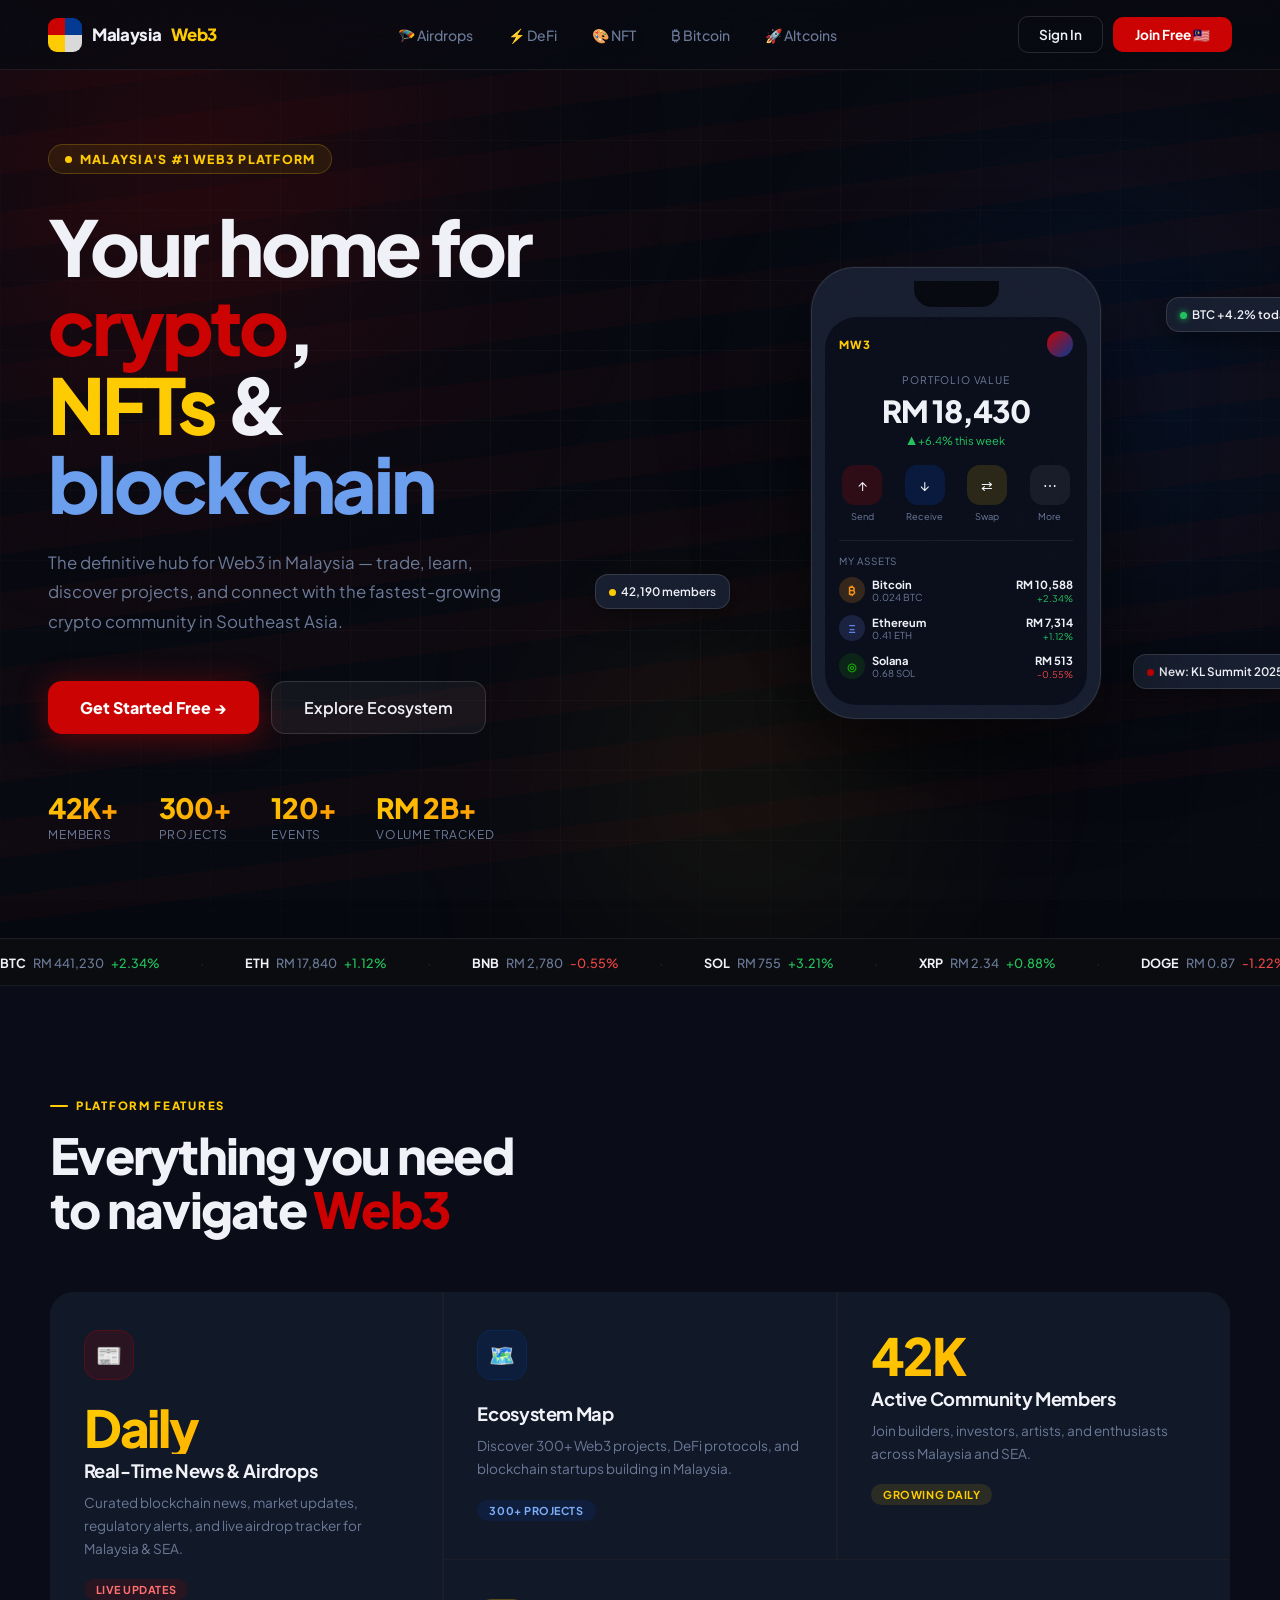
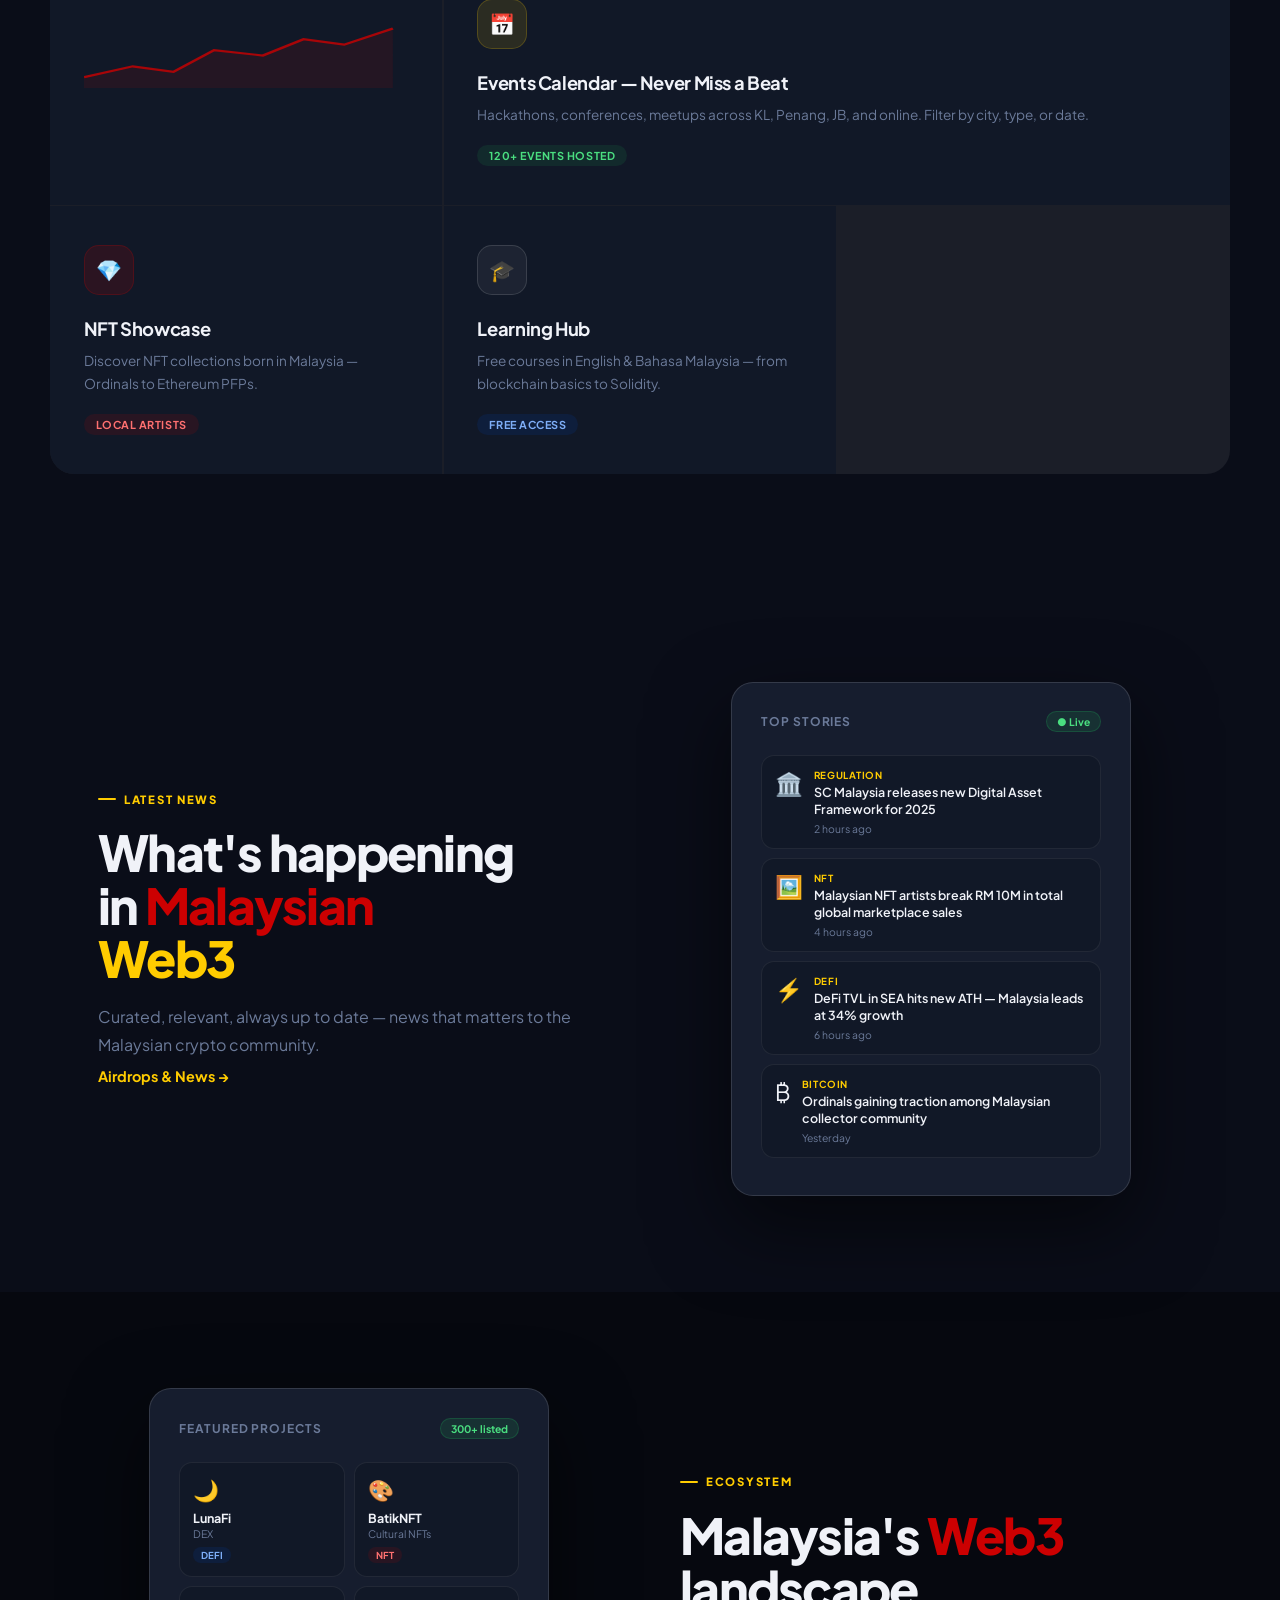
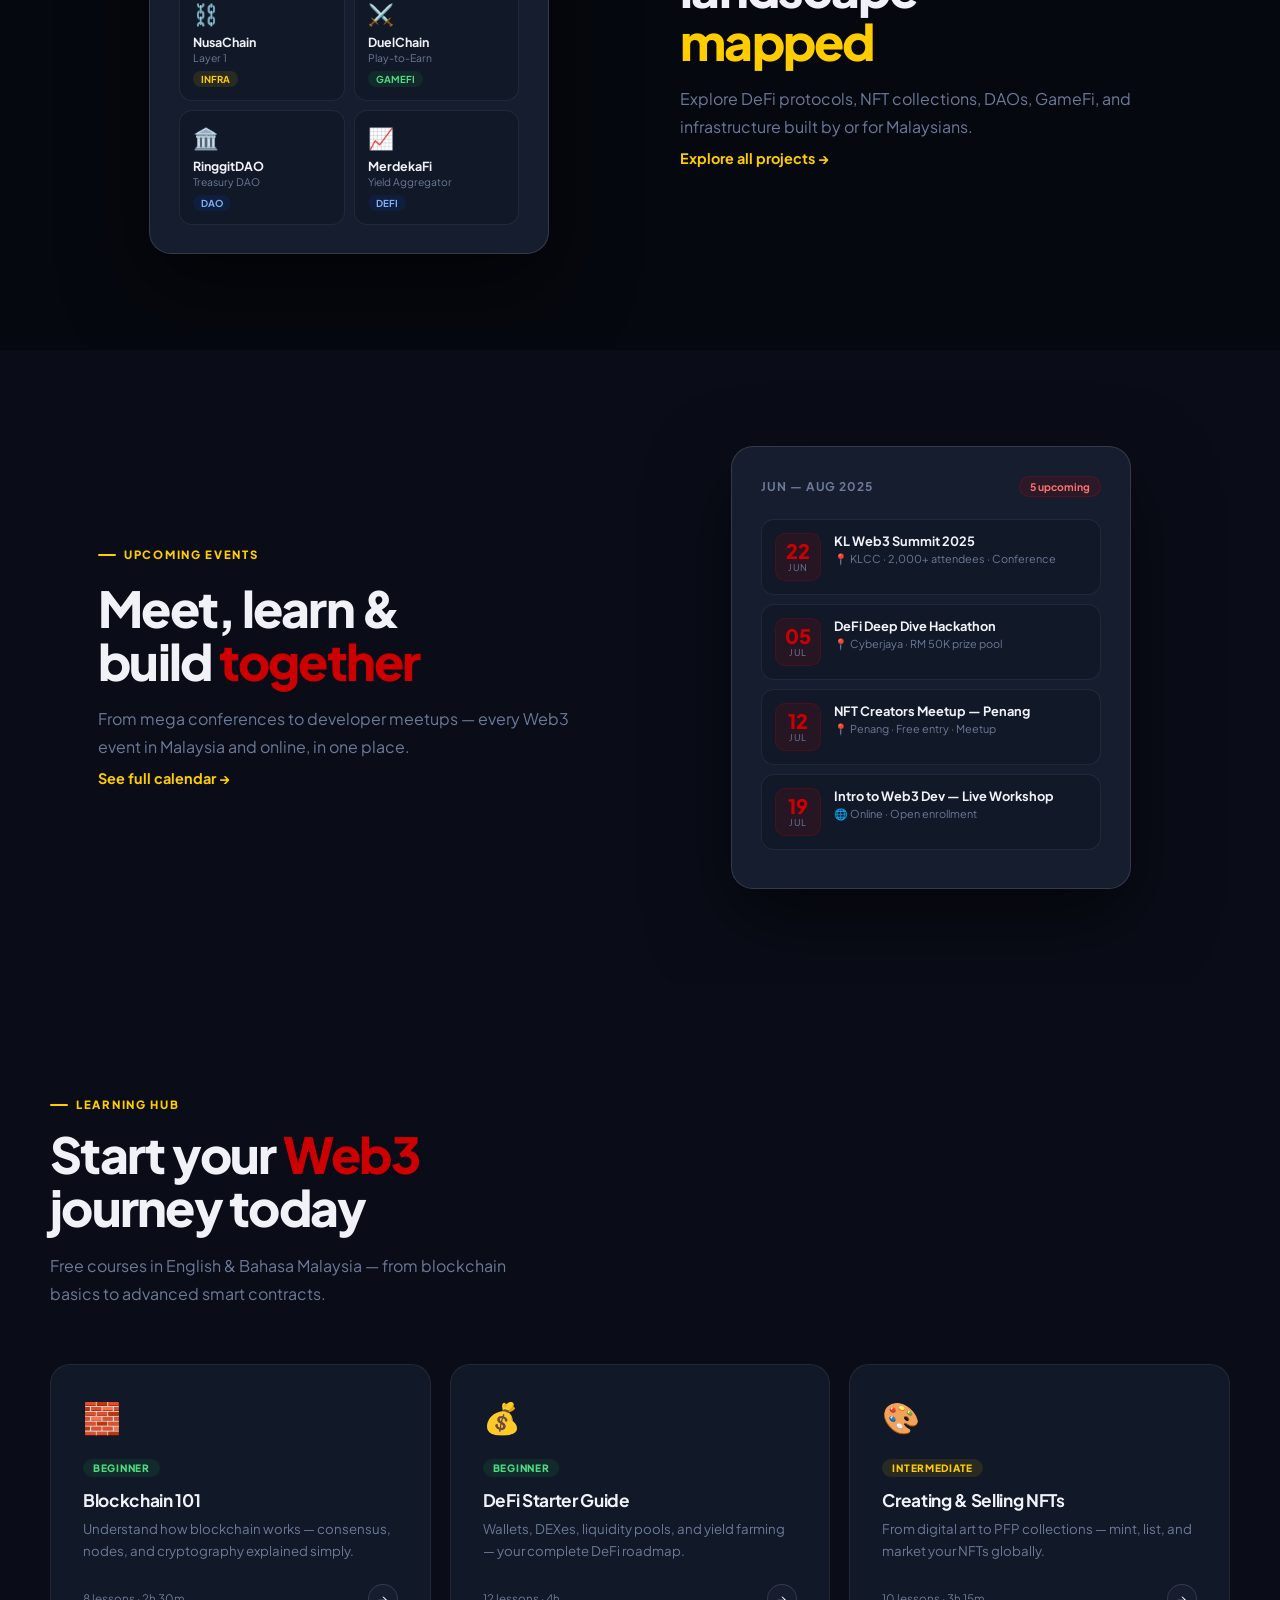
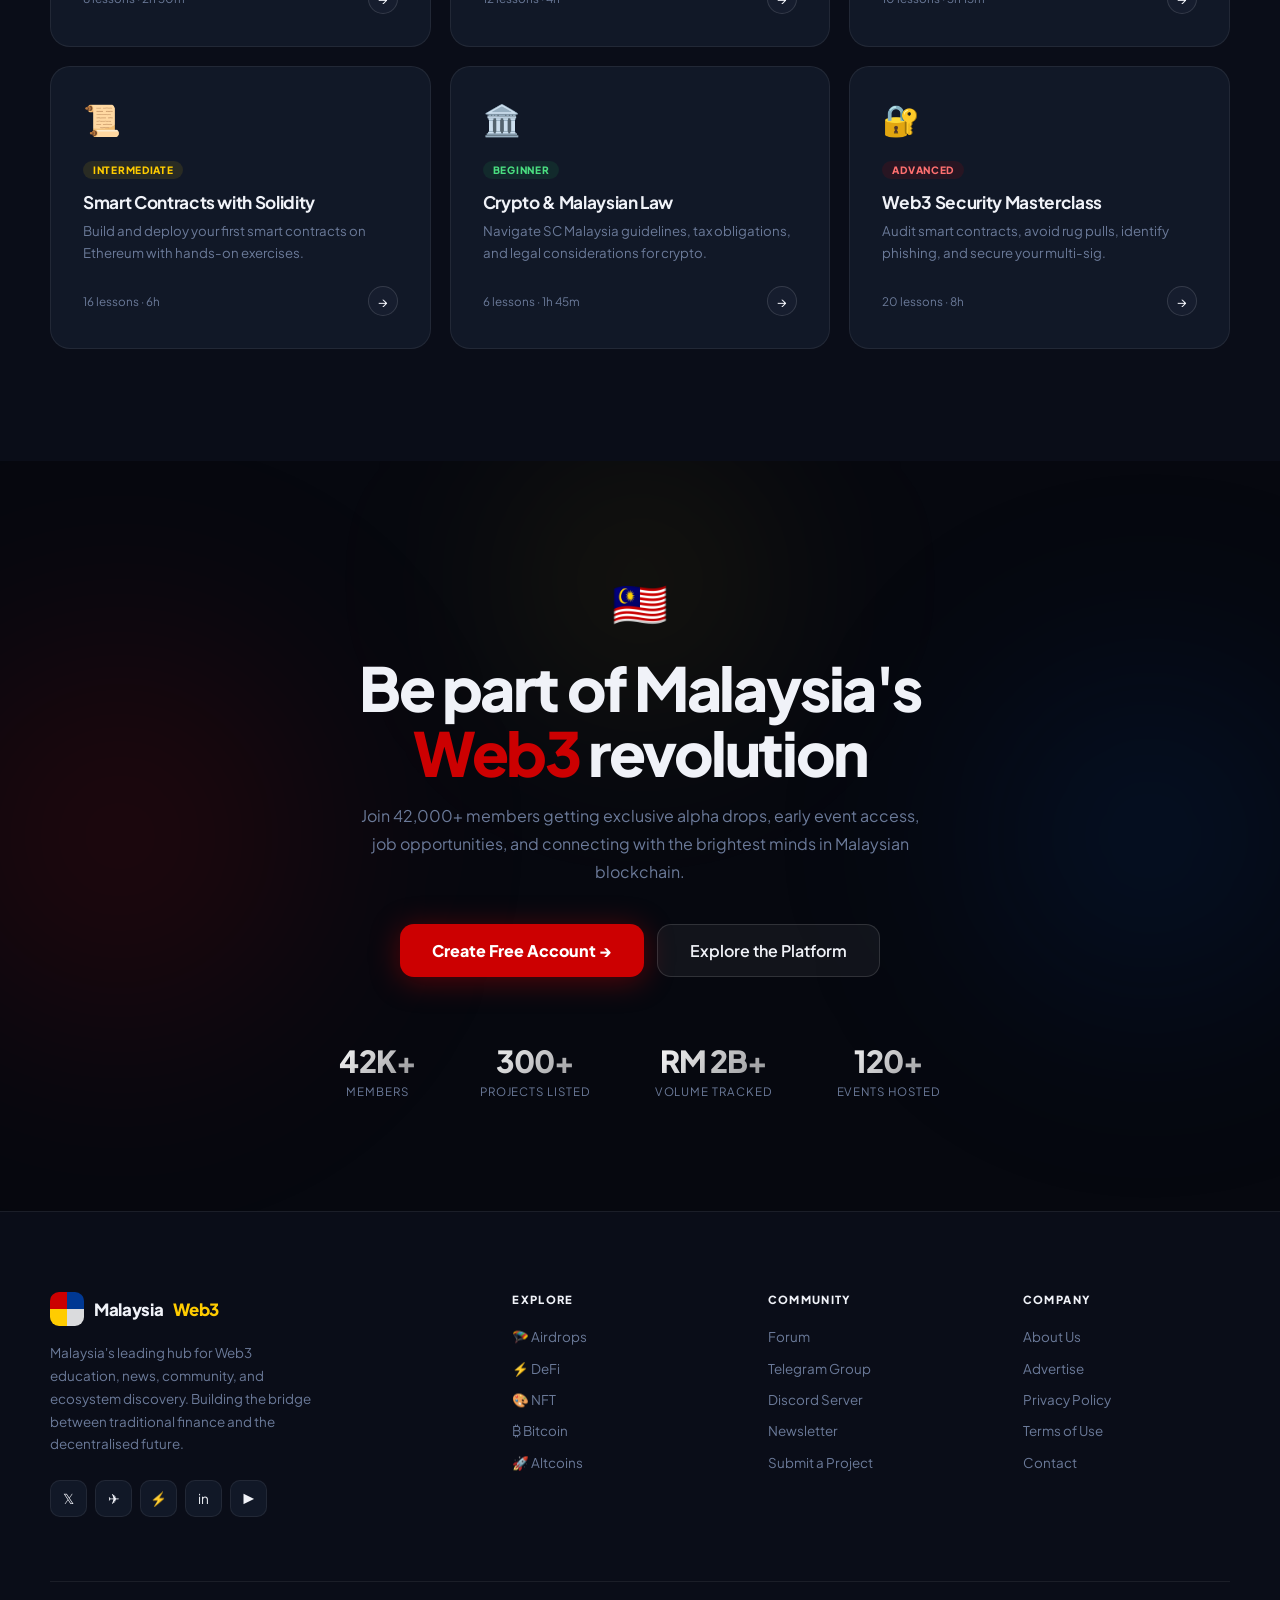
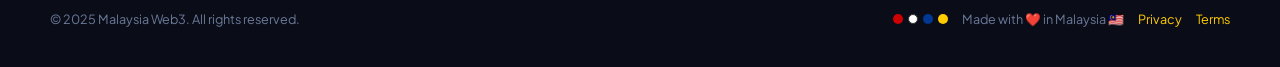
<file: index.html>
<!DOCTYPE html>
<html lang="en">
<head>
<meta charset="UTF-8">
<meta name="viewport" content="width=device-width, initial-scale=1.0">
<title>Malaysia Web3 — Your Home for Crypto & Blockchain</title>
<link rel="preconnect" href="https://fonts.googleapis.com">
<link href="https://fonts.googleapis.com/css2?family=Plus+Jakarta+Sans:wght@300;400;500;600;700;800&display=swap" rel="stylesheet">
<style>
:root {
  --my-red:    #CC0001;
  --my-blue:   #003893;
  --my-yellow: #FFCC00;
  --my-white:  #FFFFFF;
  --bg:        #06080F;
  --bg2:       #0A0D18;
  --bg3:       #0E1220;
  --card:      #111827;
  --card2:     #161D2E;
  --text:      #F0F2F8;
  --muted:     #6B7A99;
  --border:    rgba(255,255,255,0.07);
  --border2:   rgba(255,255,255,0.13);
  --font: 'Plus Jakarta Sans', sans-serif;
}
*,*::before,*::after{box-sizing:border-box;margin:0;padding:0}
html{scroll-behavior:smooth}
body{font-family:var(--font);background:var(--bg);color:var(--text);overflow-x:hidden;-webkit-font-smoothing:antialiased}
a{text-decoration:none;color:inherit}
button{cursor:pointer;font-family:inherit;border:none}

/* grain */
body::after{content:'';position:fixed;inset:0;pointer-events:none;z-index:999;opacity:.03;
background-image:url("data:image/svg+xml,%3Csvg xmlns='http://www.w3.org/2000/svg' width='300' height='300'%3E%3Cfilter id='n'%3E%3CfeTurbulence type='fractalNoise' baseFrequency='.75' numOctaves='4' stitchTiles='stitch'/%3E%3C/filter%3E%3Crect width='100%25' height='100%25' filter='url(%23n)'/%3E%3C/svg%3E")}

/* ── NAV ── */
nav{position:fixed;top:0;left:0;right:0;z-index:500;display:flex;align-items:center;
justify-content:space-between;padding:0 3rem;height:70px;
background:rgba(6,8,15,.75);backdrop-filter:blur(24px) saturate(1.5);
border-bottom:1px solid var(--border);transition:background .3s}
.logo{display:flex;align-items:center;gap:10px;font-size:1.05rem;font-weight:800;letter-spacing:-.02em}
.logo-mark{width:34px;height:34px;border-radius:9px;overflow:hidden;
display:grid;grid-template-columns:1fr 1fr;grid-template-rows:1fr 1fr;flex-shrink:0}
.logo-mark s:nth-child(1){background:var(--my-red);text-decoration:none}
.logo-mark s:nth-child(2){background:var(--my-blue);text-decoration:none}
.logo-mark s:nth-child(3){background:var(--my-yellow);text-decoration:none}
.logo-mark s:nth-child(4){background:rgba(255,255,255,.85);text-decoration:none}
.logo em{font-style:normal;color:var(--my-yellow)}
.nav-links{display:flex;align-items:center;gap:2.2rem;list-style:none}
.nav-links a{font-size:.875rem;font-weight:500;color:var(--muted);transition:color .2s;position:relative}
.nav-links a::after{content:'';position:absolute;bottom:-4px;left:0;right:0;height:1.5px;
background:var(--my-yellow);transform:scaleX(0);transition:transform .25s;transform-origin:left}
.nav-links a:hover{color:var(--text)}
.nav-links a:hover::after{transform:scaleX(1)}
.nav-r{display:flex;align-items:center;gap:10px}
.btn-ghost{padding:9px 20px;border-radius:10px;font-size:.85rem;font-weight:600;
background:transparent;border:1px solid var(--border2);color:var(--text);transition:all .2s}
.btn-ghost:hover{border-color:rgba(255,204,0,.4);color:var(--my-yellow)}
.btn-cta{padding:9px 22px;border-radius:10px;font-size:.85rem;font-weight:700;
background:var(--my-red);color:#fff;transition:all .2s;box-shadow:0 0 0 0 rgba(204,0,1,.4)}
.btn-cta:hover{background:#e00001;box-shadow:0 0 28px rgba(204,0,1,.45);transform:translateY(-1px)}
.hamburger{display:none;background:none;color:var(--text);font-size:1.4rem;padding:4px}
.mob-nav{display:none;position:fixed;inset:70px 0 0;background:rgba(6,8,15,.97);
backdrop-filter:blur(20px);flex-direction:column;padding:2.5rem 2rem;gap:1.5rem;z-index:499;
border-bottom:1px solid var(--border)}
.mob-nav.open{display:flex}
.mob-nav a{font-size:1.1rem;font-weight:600;color:var(--muted)}
.mob-nav a:hover{color:var(--text)}
.mob-btns{display:flex;flex-direction:column;gap:10px;margin-top:.5rem}

/* ── HERO ── */
#hero{min-height:100vh;display:flex;align-items:center;padding:9rem 3rem 6rem;
position:relative;overflow:hidden}
.hero-bg{position:absolute;inset:0;pointer-events:none;z-index:0}
.orb{position:absolute;border-radius:50%;filter:blur(120px);pointer-events:none}
.orb-r{width:700px;height:700px;background:radial-gradient(circle,rgba(204,0,1,.2) 0%,transparent 65%);top:-180px;left:-160px}
.orb-b{width:600px;height:600px;background:radial-gradient(circle,rgba(0,56,147,.28) 0%,transparent 65%);top:80px;right:-120px}
.orb-g{width:420px;height:420px;background:radial-gradient(circle,rgba(255,204,0,.13) 0%,transparent 65%);bottom:-60px;left:42%}
.hero-grid{position:absolute;inset:0;
background-image:linear-gradient(rgba(255,255,255,.03) 1px,transparent 1px),linear-gradient(90deg,rgba(255,255,255,.03) 1px,transparent 1px);
background-size:70px 70px;
-webkit-mask-image:radial-gradient(ellipse 80% 80% at 50% 50%,black 20%,transparent 100%);
mask-image:radial-gradient(ellipse 80% 80% at 50% 50%,black 20%,transparent 100%)}
.hero-stripes{position:absolute;inset:0;overflow:hidden}
.hero-stripes::before{content:'';position:absolute;left:-10%;right:-10%;top:0;bottom:0;
background:repeating-linear-gradient(180deg,rgba(204,0,1,.035) 0,rgba(204,0,1,.035) 38px,transparent 38px,transparent 76px);
transform:skewY(-7deg);transform-origin:top left}

.hero-inner{position:relative;z-index:1;max-width:1200px;margin:0 auto;width:100%;
display:grid;grid-template-columns:1fr 1fr;gap:5rem;align-items:center}
.hero-copy{max-width:580px}

.hero-pill{display:inline-flex;align-items:center;gap:8px;
background:rgba(255,204,0,.08);border:1px solid rgba(255,204,0,.22);
border-radius:100px;padding:6px 16px;margin-bottom:2rem;
font-size:.77rem;font-weight:800;color:var(--my-yellow);letter-spacing:.1em;text-transform:uppercase;
animation:fadeUp .7s ease both}
.pill-dot{width:7px;height:7px;border-radius:50%;background:var(--my-yellow);animation:blink 2s infinite}
@keyframes blink{0%,100%{opacity:1}50%{opacity:.25}}

.hero-h1{font-size:clamp(2.8rem,6vw,5rem);font-weight:800;line-height:1.03;
letter-spacing:-.04em;animation:fadeUp .7s .08s ease both}
.hero-h1 .red{color:var(--my-red)}
.hero-h1 .gold{color:var(--my-yellow)}
.hero-h1 .blue{color:#6B9FEF}

.hero-sub{margin-top:1.6rem;font-size:1.05rem;color:var(--muted);line-height:1.75;
font-weight:400;max-width:470px;animation:fadeUp .7s .16s ease both}

.hero-actions{margin-top:2.8rem;display:flex;gap:12px;flex-wrap:wrap;animation:fadeUp .7s .24s ease both}
.btn-primary{padding:15px 32px;border-radius:14px;font-size:1rem;font-weight:800;
background:var(--my-red);color:#fff;transition:all .25s;display:inline-flex;align-items:center;gap:8px;
box-shadow:0 4px 30px rgba(204,0,1,.4)}
.btn-primary:hover{background:#e00001;transform:translateY(-2px);box-shadow:0 10px 40px rgba(204,0,1,.5)}
.btn-outline{padding:15px 32px;border-radius:14px;font-size:1rem;font-weight:600;
background:rgba(255,255,255,.05);color:var(--text);border:1px solid var(--border2);transition:all .25s}
.btn-outline:hover{background:rgba(255,255,255,.1);border-color:rgba(255,204,0,.35)}

.hero-stats{margin-top:3.5rem;display:flex;gap:2.5rem;flex-wrap:wrap;animation:fadeUp .7s .35s ease both}
.hs-n{font-size:1.75rem;font-weight:800;letter-spacing:-.03em;
background:linear-gradient(135deg,var(--my-yellow),#FF9500);
-webkit-background-clip:text;-webkit-text-fill-color:transparent}
.hs-l{font-size:.75rem;color:var(--muted);text-transform:uppercase;letter-spacing:.07em;margin-top:2px}

/* Phone mockup */
.hero-visual{position:relative;display:flex;justify-content:center;align-items:center;
animation:fadeUp .7s .2s ease both}
.phone{width:290px;background:var(--card2);border-radius:44px;
border:1px solid rgba(255,255,255,.1);padding:13px;
box-shadow:0 40px 100px rgba(0,0,0,.75),0 0 0 1px rgba(255,255,255,.04);
position:relative}
.p-notch{width:85px;height:26px;background:var(--bg);border-radius:0 0 18px 18px;
margin:0 auto 10px;position:relative;z-index:2}
.p-screen{border-radius:32px;overflow:hidden;background:#090D1A}
.p-head{padding:14px 14px 10px;display:flex;justify-content:space-between;align-items:center}
.p-brand{font-size:.7rem;font-weight:800;color:var(--my-yellow);letter-spacing:.1em}
.p-avatar{width:26px;height:26px;border-radius:50%;background:linear-gradient(135deg,var(--my-red),var(--my-blue))}
.p-bal{padding:6px 14px 18px;text-align:center}
.p-bal-lbl{font-size:.65rem;color:var(--muted);text-transform:uppercase;letter-spacing:.08em;margin-bottom:5px}
.p-bal-amt{font-size:1.9rem;font-weight:800;letter-spacing:-.03em}
.p-bal-sub{font-size:.7rem;color:#22C55E;margin-top:3px}
.p-acts{display:flex;justify-content:space-around;padding:0 6px 18px}
.p-act{display:flex;flex-direction:column;align-items:center;gap:5px}
.p-act-ico{width:40px;height:40px;border-radius:13px;display:flex;align-items:center;justify-content:center;font-size:.9rem}
.p-act-lbl{font-size:.58rem;color:var(--muted)}
.aic-r{background:rgba(204,0,1,.18)} .aic-b{background:rgba(0,56,147,.28)}
.aic-g{background:rgba(255,204,0,.13)} .aic-w{background:rgba(255,255,255,.06)}
.p-div{height:1px;background:var(--border);margin:0 14px 14px}
.p-assets{padding:0 14px 14px}
.p-assets-ttl{font-size:.62rem;color:var(--muted);letter-spacing:.08em;text-transform:uppercase;margin-bottom:10px}
.p-asset{display:flex;justify-content:space-between;align-items:center;margin-bottom:11px}
.p-asset-l{display:flex;align-items:center;gap:7px}
.p-asset-ico{width:26px;height:26px;border-radius:50%;display:flex;align-items:center;justify-content:center;font-size:.7rem;font-weight:700}
.p-asset-name{font-size:.7rem;font-weight:700}
.p-asset-qty{font-size:.6rem;color:var(--muted)}
.p-asset-val{font-size:.7rem;font-weight:700}
.p-asset-chg{font-size:.58rem;text-align:right;margin-top:1px}
.up{color:#22C55E}.dn{color:#EF4444}

.fb{position:absolute;background:var(--card2);border:1px solid var(--border2);
border-radius:13px;padding:9px 13px;white-space:nowrap;font-size:.73rem;font-weight:600;
animation:floatY 4s ease-in-out infinite;box-shadow:0 8px 30px rgba(0,0,0,.45)}
.fb1{top:30px;right:-75px;animation-delay:0s}
.fb2{bottom:110px;left:-85px;animation-delay:1.5s}
.fb3{bottom:30px;right:-65px;animation-delay:.9s}
.fd{display:inline-block;width:7px;height:7px;border-radius:50%;margin-right:5px}
.fd-g{background:#22C55E;box-shadow:0 0 6px #22C55E}.fd-y{background:var(--my-yellow)}.fd-r{background:var(--my-red)}
@keyframes floatY{0%,100%{transform:translateY(0)}50%{transform:translateY(-9px)}}

/* ── TICKER ── */
.ticker{border-top:1px solid var(--border);border-bottom:1px solid var(--border);
background:rgba(255,204,0,.018);overflow:hidden;padding:12px 0}
.ticker-inner{display:inline-flex;gap:2.5rem;white-space:nowrap;animation:tickScroll 36s linear infinite}
.ticker:hover .ticker-inner{animation-play-state:paused}
@keyframes tickScroll{from{transform:translateX(0)}to{transform:translateX(-50%)}}
.ti{display:inline-flex;align-items:center;gap:7px;font-size:.79rem;font-weight:500;color:var(--muted)}
.ti .sym{color:var(--text);font-weight:700}
.ti-sep{color:rgba(255,255,255,.1)}

/* ── SECTIONS ── */
section{padding:7rem 3rem;position:relative}
.wrap{max-width:1180px;margin:0 auto}
.sec-lbl{font-size:.71rem;font-weight:800;letter-spacing:.15em;text-transform:uppercase;
color:var(--my-yellow);margin-bottom:1rem;display:flex;align-items:center;gap:8px}
.sec-lbl::before{content:'';width:18px;height:2px;background:var(--my-yellow);border-radius:2px;flex-shrink:0}
.sec-h2{font-size:clamp(1.9rem,4.5vw,3.1rem);font-weight:800;line-height:1.07;letter-spacing:-.035em}
.sec-h2 em{font-style:normal;color:var(--my-red)}
.sec-h2 .gold{color:var(--my-yellow)}
.sec-sub{margin-top:1.1rem;color:var(--muted);font-size:1rem;line-height:1.75;max-width:500px}

/* ── BENTO GRID (features) ── */
#features{background:var(--bg2)}
.bento{display:grid;grid-template-columns:repeat(3,1fr);grid-template-rows:auto auto;
gap:1.5px;background:var(--border);border-radius:24px;overflow:hidden;margin-top:3.5rem}
.bc{background:var(--card);padding:2.4rem 2.1rem;position:relative;overflow:hidden;transition:background .3s}
.bc:hover{background:var(--card2)}
.bc.tall{grid-row:span 2}
.bc.wide{grid-column:span 2}
.bc::before{content:'';position:absolute;width:220px;height:220px;border-radius:50%;filter:blur(70px);
opacity:0;transition:opacity .4s;pointer-events:none}
.bc:hover::before{opacity:1}
.bc.cr::before{background:var(--my-red);top:-70px;left:-70px}
.bc.cb::before{background:var(--my-blue);top:-70px;right:-70px}
.bc.cg::before{background:var(--my-yellow);bottom:-70px;left:-70px}
.b-ico{width:50px;height:50px;border-radius:15px;display:flex;align-items:center;
justify-content:center;font-size:1.3rem;margin-bottom:1.4rem}
.b-ico.r{background:rgba(204,0,1,.14);border:1px solid rgba(204,0,1,.22)}
.b-ico.b{background:rgba(0,56,147,.2);border:1px solid rgba(0,56,147,.3)}
.b-ico.g{background:rgba(255,204,0,.11);border:1px solid rgba(255,204,0,.2)}
.b-ico.w{background:rgba(255,255,255,.05);border:1px solid var(--border2)}
.b-num{font-size:3.2rem;font-weight:800;line-height:1;letter-spacing:-.04em;margin-bottom:.35rem;
background:linear-gradient(135deg,var(--my-yellow),#FF9500);-webkit-background-clip:text;-webkit-text-fill-color:transparent}
.b-title{font-size:1.15rem;font-weight:700;margin-bottom:.55rem;letter-spacing:-.02em}
.b-desc{font-size:.85rem;color:var(--muted);line-height:1.7}
.b-tag{display:inline-block;margin-top:1.2rem;padding:4px 12px;border-radius:100px;
font-size:.68rem;font-weight:700;letter-spacing:.05em;text-transform:uppercase}
.b-tag.r{background:rgba(204,0,1,.12);color:#FF7070}
.b-tag.b{background:rgba(0,56,147,.2);color:#7EAEF7}
.b-tag.g{background:rgba(255,204,0,.11);color:var(--my-yellow)}
.b-tag.gr{background:rgba(34,197,94,.1);color:#4ADE80}
.mini-chart{margin-top:1.4rem;height:65px}
.mini-chart svg{width:100%;height:100%}

/* ── SHOWCASE BLOCKS ── */
.showcase{display:grid;grid-template-columns:1fr 1fr;gap:5rem;align-items:center;padding:6rem 3rem}
.showcase.alt{direction:rtl}
.showcase.alt>*{direction:ltr}
.showcase+.showcase{border-top:1px solid var(--border)}
.sc-visual{position:relative;display:flex;justify-content:center}
.sc-card{background:var(--card2);border:1px solid var(--border2);border-radius:22px;padding:1.8rem;
width:100%;max-width:400px;box-shadow:0 30px 80px rgba(0,0,0,.55)}
.sc-card-hd{display:flex;justify-content:space-between;align-items:center;margin-bottom:1.4rem}
.sc-ttl{font-size:.75rem;font-weight:700;text-transform:uppercase;letter-spacing:.08em;color:var(--muted)}
.sc-badge{font-size:.65rem;font-weight:700;padding:3px 10px;border-radius:100px;
background:rgba(34,197,94,.12);color:#4ADE80;border:1px solid rgba(34,197,94,.2)}
.sc-news{display:flex;gap:11px;padding:13px;border-radius:13px;background:var(--card);
border:1px solid var(--border);margin-bottom:9px;cursor:pointer;transition:border-color .2s}
.sc-news:hover{border-color:var(--border2)}
.sc-n-emoji{font-size:1.4rem;flex-shrink:0}
.sc-n-cat{font-size:.61rem;font-weight:700;text-transform:uppercase;letter-spacing:.06em;
color:var(--my-yellow);margin-bottom:3px}
.sc-n-hl{font-size:.78rem;font-weight:600;line-height:1.4}
.sc-n-time{font-size:.65rem;color:var(--muted);margin-top:3px}
.eco-mini{display:grid;grid-template-columns:1fr 1fr;gap:9px}
.em-card{background:var(--card);border:1px solid var(--border);border-radius:13px;padding:13px;
cursor:pointer;transition:all .25s}
.em-card:hover{border-color:var(--border2);transform:translateY(-2px)}
.em-ico{font-size:1.3rem;margin-bottom:7px}
.em-name{font-size:.78rem;font-weight:700}
.em-type{font-size:.65rem;color:var(--muted);margin-top:1px}
.em-tag{display:inline-block;margin-top:7px;padding:2px 8px;border-radius:100px;
font-size:.6rem;font-weight:700;text-transform:uppercase;background:rgba(0,56,147,.2);color:#7EAEF7}
.ev-item{display:flex;gap:13px;align-items:flex-start;padding:13px;border-radius:13px;
background:var(--card);border:1px solid var(--border);margin-bottom:9px}
.ev-date{width:46px;text-align:center;background:rgba(204,0,1,.11);border:1px solid rgba(204,0,1,.2);
border-radius:10px;padding:7px 0;flex-shrink:0}
.ev-day{font-size:1.25rem;font-weight:800;color:var(--my-red);line-height:1}
.ev-mon{font-size:.58rem;text-transform:uppercase;letter-spacing:.08em;color:var(--muted)}
.ev-info-title{font-size:.8rem;font-weight:700;margin-bottom:3px}
.ev-info-meta{font-size:.68rem;color:var(--muted)}
.sc-copy .sec-lbl{margin-bottom:1.2rem}
.sc-link{display:inline-flex;align-items:center;gap:6px;font-size:.9rem;font-weight:700;
color:var(--my-yellow);transition:gap .2s;margin-top:.5rem}
.sc-link:hover{gap:10px}

/* ── LEARN ── */
#learn{background:var(--bg2)}
.learn-grid{display:grid;grid-template-columns:repeat(auto-fill,minmax(300px,1fr));gap:1.2rem;margin-top:3.5rem}
.lc{background:var(--card);border:1px solid var(--border);border-radius:20px;padding:2rem;
position:relative;overflow:hidden;cursor:pointer;transition:all .3s}
.lc::after{content:'';position:absolute;bottom:0;left:0;right:0;height:3px;
transform:scaleX(0);transition:transform .3s;transform-origin:left}
.lc.lc-r::after{background:var(--my-red)}
.lc.lc-b::after{background:var(--my-blue)}
.lc.lc-g::after{background:var(--my-yellow)}
.lc:hover{border-color:var(--border2);transform:translateY(-4px)}
.lc:hover::after{transform:scaleX(1)}
.lc-ico{font-size:1.9rem;margin-bottom:1.1rem}
.lc-lvl{display:inline-block;padding:3px 10px;border-radius:100px;font-size:.63rem;
font-weight:800;text-transform:uppercase;letter-spacing:.07em;margin-bottom:.75rem}
.lv-beg{background:rgba(34,197,94,.1);color:#4ADE80}
.lv-int{background:rgba(255,204,0,.1);color:var(--my-yellow)}
.lv-adv{background:rgba(204,0,1,.12);color:#FF7070}
.lc-title{font-size:1.08rem;font-weight:700;margin-bottom:.45rem;letter-spacing:-.02em}
.lc-desc{font-size:.83rem;color:var(--muted);line-height:1.65}
.lc-foot{margin-top:1.4rem;display:flex;justify-content:space-between;align-items:center}
.lc-lessons{font-size:.73rem;color:var(--muted)}
.lc-arr{width:30px;height:30px;border-radius:50%;background:var(--card2);border:1px solid var(--border2);
display:flex;align-items:center;justify-content:center;font-size:.85rem;transition:all .2s}
.lc:hover .lc-arr{background:var(--my-red);border-color:var(--my-red)}

/* ── CTA ── */
#cta{background:var(--bg);padding:7rem 3rem;position:relative;overflow:hidden}
.cta-orbs{position:absolute;inset:0;pointer-events:none}
.cta-or{position:absolute;border-radius:50%;filter:blur(90px)}
.cta-or-r{width:600px;height:600px;background:radial-gradient(circle,rgba(204,0,1,.17) 0%,transparent 70%);left:-180px;top:50%;transform:translateY(-50%)}
.cta-or-b{width:500px;height:500px;background:radial-gradient(circle,rgba(0,56,147,.22) 0%,transparent 70%);right:-120px;top:50%;transform:translateY(-50%)}
.cta-or-g{width:400px;height:400px;background:radial-gradient(circle,rgba(255,204,0,.1) 0%,transparent 70%);left:50%;top:-80px;transform:translateX(-50%)}
.cta-inner{position:relative;z-index:1;max-width:780px;margin:0 auto;text-align:center}
.cta-flag{font-size:2.8rem;margin-bottom:1.5rem}
.cta-h2{font-size:clamp(2.1rem,5vw,3.8rem);font-weight:800;letter-spacing:-.04em;line-height:1.06;margin-bottom:1.1rem}
.cta-h2 em{font-style:normal;color:var(--my-red)}
.cta-sub{font-size:1rem;color:var(--muted);line-height:1.75;margin-bottom:2.4rem;max-width:560px;margin-left:auto;margin-right:auto}
.cta-btns{display:flex;gap:13px;justify-content:center;flex-wrap:wrap}
.cta-stats{margin-top:4rem;display:flex;justify-content:center;gap:4rem;flex-wrap:wrap}
.cs-n{font-size:1.9rem;font-weight:800;letter-spacing:-.03em;
background:linear-gradient(135deg,#fff,rgba(255,255,255,.55));-webkit-background-clip:text;-webkit-text-fill-color:transparent}
.cs-l{font-size:.72rem;color:var(--muted);text-transform:uppercase;letter-spacing:.08em;margin-top:4px}

/* ── FOOTER ── */
footer{background:var(--bg2);border-top:1px solid var(--border);padding:5rem 3rem 2.5rem}
.ft-grid{display:grid;grid-template-columns:2fr 1fr 1fr 1fr;gap:3rem;max-width:1180px;margin:0 auto 4rem}
.ft-brand p{font-size:.84rem;color:var(--muted);line-height:1.7;margin:1rem 0 1.5rem;max-width:270px}
.ft-socials{display:flex;gap:8px}
.ft-socials a{width:37px;height:37px;border-radius:10px;background:var(--card);
border:1px solid var(--border);display:flex;align-items:center;justify-content:center;
font-size:.85rem;transition:all .2s}
.ft-socials a:hover{border-color:rgba(255,204,0,.35);background:rgba(255,204,0,.07)}
.ft-col-h{font-size:.7rem;font-weight:800;text-transform:uppercase;letter-spacing:.12em;
color:var(--text);margin-bottom:1.2rem}
.ft-links{list-style:none;display:flex;flex-direction:column;gap:.65rem}
.ft-links a{font-size:.84rem;color:var(--muted);transition:color .2s}
.ft-links a:hover{color:var(--my-yellow)}
.ft-bottom{max-width:1180px;margin:0 auto;border-top:1px solid var(--border);padding-top:1.8rem;
display:flex;justify-content:space-between;align-items:center;flex-wrap:wrap;gap:1rem;
font-size:.79rem;color:var(--muted)}
.ft-bottom a{color:var(--my-yellow)}
.flag-dots{display:flex;gap:5px;align-items:center}
.fd2{width:10px;height:10px;border-radius:50%}

/* ── AUTH MODAL ── */
.backdrop{display:none;position:fixed;inset:0;z-index:900;
background:rgba(6,8,15,.9);backdrop-filter:blur(14px);
align-items:center;justify-content:center}
.backdrop.open{display:flex}
.modal{background:var(--card2);border:1px solid var(--border2);border-radius:24px;
width:100%;max-width:455px;padding:2.5rem;position:relative;margin:1rem;
animation:popIn .35s cubic-bezier(.34,1.56,.64,1) both}
@keyframes popIn{from{opacity:0;transform:scale(.92) translateY(24px)}to{opacity:1;transform:scale(1) translateY(0)}}
.modal::before{content:'';position:absolute;top:0;left:0;right:0;height:3px;
background:linear-gradient(90deg,var(--my-red),var(--my-blue),var(--my-yellow));
border-radius:24px 24px 0 0}
.modal-x{position:absolute;top:1.2rem;right:1.2rem;background:var(--card);
border:1px solid var(--border);color:var(--muted);width:31px;height:31px;border-radius:8px;
font-size:1.1rem;display:flex;align-items:center;justify-content:center;transition:all .2s}
.modal-x:hover{color:var(--text);border-color:var(--border2)}
.modal-logo{display:flex;align-items:center;gap:9px;margin-bottom:1.8rem}
.modal-lm{width:30px;height:30px;border-radius:8px;overflow:hidden;
display:grid;grid-template-columns:1fr 1fr;grid-template-rows:1fr 1fr}
.modal-lm s{text-decoration:none}
.modal-lm s:nth-child(1){background:var(--my-red)}
.modal-lm s:nth-child(2){background:var(--my-blue)}
.modal-lm s:nth-child(3){background:var(--my-yellow)}
.modal-lm s:nth-child(4){background:rgba(255,255,255,.85)}
.modal-ltxt{font-size:.95rem;font-weight:800}
.modal-ltxt em{font-style:normal;color:var(--my-yellow)}
.m-tabs{display:flex;background:var(--card);border-radius:11px;padding:4px;gap:4px;margin-bottom:1.7rem}
.m-tab{flex:1;padding:9px;border-radius:8px;font-size:.84rem;font-weight:600;
background:none;color:var(--muted);transition:all .2s}
.m-tab.on{background:var(--card2);color:var(--text)}
.fg{margin-bottom:1.1rem}
.fg label{display:block;font-size:.74rem;font-weight:700;color:var(--muted);
margin-bottom:5px;letter-spacing:.03em;text-transform:uppercase}
.fg input,.fg select{width:100%;padding:11px 13px;border-radius:11px;font-size:.88rem;
background:var(--card);border:1px solid var(--border);color:var(--text);
outline:none;transition:all .2s;font-family:inherit;-webkit-appearance:none}
.fg input:focus,.fg select:focus{border-color:var(--my-red);box-shadow:0 0 0 3px rgba(204,0,1,.1)}
.fg input::placeholder{color:var(--muted)}
.fg-row{display:grid;grid-template-columns:1fr 1fr;gap:11px}
.forgot{display:block;text-align:right;font-size:.76rem;color:var(--my-yellow);margin-top:-6px;margin-bottom:1.1rem}
.pass-bar{height:3px;background:var(--border);border-radius:3px;margin-top:5px;overflow:hidden}
.pass-fill{height:100%;border-radius:3px;transition:all .3s;width:0}
.pass-hint{font-size:.68rem;color:var(--muted);margin-top:4px}
.submit-btn{width:100%;padding:13px;border-radius:12px;font-size:.94rem;font-weight:800;
background:var(--my-red);color:#fff;transition:all .25s;margin-top:.4rem;
box-shadow:0 4px 20px rgba(204,0,1,.3)}
.submit-btn:hover{background:#e00001;transform:translateY(-1px);box-shadow:0 8px 32px rgba(204,0,1,.45)}
.auth-div{display:flex;align-items:center;gap:.9rem;margin:1.3rem 0;font-size:.73rem;color:var(--muted)}
.auth-div::before,.auth-div::after{content:'';flex:1;height:1px;background:var(--border)}
.alt-btn{width:100%;padding:11px;border-radius:11px;font-size:.83rem;font-weight:600;
background:var(--card);border:1px solid var(--border);color:var(--text);
transition:all .2s;display:flex;align-items:center;justify-content:center;gap:8px;margin-bottom:8px}
.alt-btn:hover{border-color:var(--border2);background:var(--bg3)}
.terms{font-size:.72rem;color:var(--muted);text-align:center;margin-top:.9rem;line-height:1.55}
.terms a{color:var(--my-yellow)}

/* ── TOAST ── */
.toast{position:fixed;bottom:2rem;right:2rem;z-index:9999;
background:var(--card2);border:1px solid var(--border2);border-radius:14px;padding:13px 18px;
display:flex;align-items:center;gap:10px;font-size:.86rem;font-weight:500;
box-shadow:0 12px 50px rgba(0,0,0,.55);
transform:translateY(20px);opacity:0;transition:all .35s cubic-bezier(.34,1.56,.64,1);
pointer-events:none;max-width:340px}
.toast.show{transform:translateY(0);opacity:1;pointer-events:auto}
.toast-bar{position:absolute;bottom:0;left:0;height:3px;background:var(--my-red);
border-radius:0 0 14px 14px;width:100%;transform-origin:left;
animation:shrink 3.5s linear forwards}
@keyframes shrink{from{transform:scaleX(1)}to{transform:scaleX(0)}}

/* ── SCROLL REVEAL ── */
.rv{opacity:0;transform:translateY(28px);transition:opacity .7s ease,transform .7s ease}
.rv.in{opacity:1;transform:translateY(0)}
.rv.d1{transition-delay:.1s}.rv.d2{transition-delay:.2s}.rv.d3{transition-delay:.3s}

/* ── ANIMATIONS ── */
@keyframes fadeUp{from{opacity:0;transform:translateY(26px)}to{opacity:1;transform:translateY(0)}}

/* ── RESPONSIVE ── */
@media(max-width:1024px){
  .hero-inner{grid-template-columns:1fr;text-align:center}
  .hero-copy{max-width:100%}
  .hero-sub,.hero-stats{margin-left:auto;margin-right:auto}
  .hero-actions{justify-content:center}
  .hero-stats{justify-content:center}
  .hero-visual{display:none}
  .bento{grid-template-columns:1fr 1fr}
  .bc.wide{grid-column:span 2}
  .showcase{grid-template-columns:1fr;gap:3rem}
  .showcase.alt{direction:ltr}
  .ft-grid{grid-template-columns:1fr 1fr}
}
@media(max-width:768px){
  nav{padding:0 1.5rem}
  .nav-links,.nav-r{display:none}
  .hamburger{display:flex;align-items:center}
  section{padding:5rem 1.5rem}
  .showcase{padding:4rem 1.5rem}
  .bento{grid-template-columns:1fr}
  .bc.wide,.bc.tall{grid-column:auto;grid-row:auto}
  .ft-grid{grid-template-columns:1fr}
  .cta-stats{gap:2rem}
  .fb{display:none}
  .fg-row{grid-template-columns:1fr}
}
</style>
</head>
<body>

<!-- NAV -->
<nav id="nav">
  <div class="logo">
    <div class="logo-mark"><s></s><s></s><s></s><s></s></div>
    Malaysia<em>Web3</em>
  </div>
  <ul class="nav-links">
    <li><a href="airdrop.html">🪂 Airdrops</a></li>
    <li><a href="defi.html">⚡ DeFi</a></li>
    <li><a href="nft.html">🎨 NFT</a></li>
    <li><a href="bitcoin.html">₿ Bitcoin</a></li>
    <li><a href="altcoin.html">🚀 Altcoins</a></li>
  </ul>
  <div class="nav-r">
    <button class="btn-ghost" onclick="openAuth('login')">Sign In</button>
    <button class="btn-cta"   onclick="openAuth('signup')">Join Free 🇲🇾</button>
  </div>
  <button class="hamburger" onclick="toggleMob()">☰</button>
</nav>

<div class="mob-nav" id="mobNav">
  <a href="airdrop.html" onclick="closeMob()">🪂 Airdrops</a>
  <a href="defi.html"   onclick="closeMob()">⚡ DeFi</a>
  <a href="nft.html"    onclick="closeMob()">🎨 NFT</a>
  <a href="bitcoin.html" onclick="closeMob()">₿ Bitcoin</a>
  <a href="altcoin.html" onclick="closeMob()">🚀 Altcoins</a>
  <div class="mob-btns">
    <button class="btn-ghost" style="width:100%" onclick="closeMob();openAuth('login')">Sign In</button>
    <button class="btn-cta"   style="width:100%;padding:13px" onclick="closeMob();openAuth('signup')">Join Free 🇲🇾</button>
  </div>
</div>

<!-- HERO -->
<section id="hero">
  <div class="hero-bg">
    <div class="orb orb-r"></div>
    <div class="orb orb-b"></div>
    <div class="orb orb-g"></div>
  </div>
  <div class="hero-grid"></div>
  <div class="hero-stripes"></div>

  <div class="hero-inner">
    <div class="hero-copy">
      <div class="hero-pill"><span class="pill-dot"></span>Malaysia's #1 Web3 Platform</div>
      <h1 class="hero-h1">
        Your home for<br>
        <span class="red">crypto</span>,<br>
        <span class="gold">NFTs</span> &amp; <span class="blue">blockchain</span>
      </h1>
      <p class="hero-sub">The definitive hub for Web3 in Malaysia — trade, learn, discover projects, and connect with the fastest-growing crypto community in Southeast Asia.</p>
      <div class="hero-actions">
        <button class="btn-primary" onclick="openAuth('signup')">Get Started Free →</button>
        <button class="btn-outline" onclick="document.getElementById('ecosystem').scrollIntoView({behavior:'smooth'})">Explore Ecosystem</button>
      </div>
      <div class="hero-stats">
        <div><div class="hs-n">42K+</div><div class="hs-l">Members</div></div>
        <div><div class="hs-n">300+</div><div class="hs-l">Projects</div></div>
        <div><div class="hs-n">120+</div><div class="hs-l">Events</div></div>
        <div><div class="hs-n">RM 2B+</div><div class="hs-l">Volume Tracked</div></div>
      </div>
    </div>

    <!-- Phone -->
    <div class="hero-visual">
      <div class="fb fb1"><span class="fd fd-g"></span>BTC +4.2% today</div>
      <div class="fb fb2"><span class="fd fd-y"></span>42,190 members</div>
      <div class="fb fb3"><span class="fd fd-r"></span>New: KL Summit 2025</div>
      <div class="phone">
        <div class="p-notch"></div>
        <div class="p-screen">
          <div class="p-head">
            <span class="p-brand">MW3</span>
            <div class="p-avatar"></div>
          </div>
          <div class="p-bal">
            <div class="p-bal-lbl">Portfolio Value</div>
            <div class="p-bal-amt">RM 18,430</div>
            <div class="p-bal-sub">▲ +6.4% this week</div>
          </div>
          <div class="p-acts">
            <div class="p-act"><div class="p-act-ico aic-r">↑</div><div class="p-act-lbl">Send</div></div>
            <div class="p-act"><div class="p-act-ico aic-b">↓</div><div class="p-act-lbl">Receive</div></div>
            <div class="p-act"><div class="p-act-ico aic-g">⇄</div><div class="p-act-lbl">Swap</div></div>
            <div class="p-act"><div class="p-act-ico aic-w">⋯</div><div class="p-act-lbl">More</div></div>
          </div>
          <div class="p-div"></div>
          <div class="p-assets">
            <div class="p-assets-ttl">My Assets</div>
            <div class="p-asset">
              <div class="p-asset-l">
                <div class="p-asset-ico" style="background:rgba(247,147,26,.18);color:#F7931A">₿</div>
                <div><div class="p-asset-name">Bitcoin</div><div class="p-asset-qty">0.024 BTC</div></div>
              </div>
              <div style="text-align:right"><div class="p-asset-val">RM 10,588</div><div class="p-asset-chg up">+2.34%</div></div>
            </div>
            <div class="p-asset">
              <div class="p-asset-l">
                <div class="p-asset-ico" style="background:rgba(98,126,234,.18);color:#627EEA">Ξ</div>
                <div><div class="p-asset-name">Ethereum</div><div class="p-asset-qty">0.41 ETH</div></div>
              </div>
              <div style="text-align:right"><div class="p-asset-val">RM 7,314</div><div class="p-asset-chg up">+1.12%</div></div>
            </div>
            <div class="p-asset">
              <div class="p-asset-l">
                <div class="p-asset-ico" style="background:rgba(20,168,0,.14);color:#14A800">◎</div>
                <div><div class="p-asset-name">Solana</div><div class="p-asset-qty">0.68 SOL</div></div>
              </div>
              <div style="text-align:right"><div class="p-asset-val">RM 513</div><div class="p-asset-chg dn">-0.55%</div></div>
            </div>
          </div>
        </div>
      </div>
    </div>
  </div>
</section>

<!-- TICKER -->
<div class="ticker">
  <div class="ticker-inner" id="tickerEl"></div>
</div>

<!-- FEATURES -->
<section id="features">
  <div class="wrap">
    <div class="rv">
      <div class="sec-lbl">Platform Features</div>
      <h2 class="sec-h2">Everything you need<br>to navigate <em>Web3</em></h2>
    </div>
      <div class="bento rv d1">
      <a href="airdrop.html" class="bc tall cr" style="text-decoration:none;color:inherit;display:block">
        <div class="b-ico r">📰</div>
        <div class="b-num">Daily</div>
        <div class="b-title">Real-Time News &amp; Airdrops</div>
        <div class="b-desc">Curated blockchain news, market updates, regulatory alerts, and live airdrop tracker for Malaysia &amp; SEA.</div>
        <span class="b-tag r">Live Updates</span>
        <div class="mini-chart">
          <svg viewBox="0 0 200 60" preserveAspectRatio="none">
            <polyline points="0,50 30,40 55,45 80,25 110,30 135,15 160,20 190,5" fill="none" stroke="#CC0001" stroke-width="2" opacity=".8"/>
            <polyline points="0,50 30,40 55,45 80,25 110,30 135,15 160,20 190,5 190,60 0,60" fill="rgba(204,0,1,.1)" stroke="none"/>
          </svg>
        </div>
      </a>
      <a href="altcoin.html" class="bc cb" style="text-decoration:none;color:inherit;display:block">
        <div class="b-ico b">🗺️</div>
        <div class="b-title">Ecosystem Map</div>
        <div class="b-desc">Discover 300+ Web3 projects, DeFi protocols, and blockchain startups building in Malaysia.</div>
        <span class="b-tag b">300+ Projects</span>
      </a>
      <a href="defi.html" class="bc cg" style="text-decoration:none;color:inherit;display:block">
        <div class="b-num">42K</div>
        <div class="b-title">Active Community Members</div>
        <div class="b-desc">Join builders, investors, artists, and enthusiasts across Malaysia and SEA.</div>
        <span class="b-tag g">Growing Daily</span>
      </a>
      <a href="airdrop.html" class="bc wide cb" style="text-decoration:none;color:inherit;display:block">
        <div class="b-ico g">📅</div>
        <div class="b-title">Events Calendar — Never Miss a Beat</div>
        <div class="b-desc">Hackathons, conferences, meetups across KL, Penang, JB, and online. Filter by city, type, or date.</div>
        <span class="b-tag gr">120+ Events Hosted</span>
      </a>
      <a href="nft.html" class="bc cg" style="text-decoration:none;color:inherit;display:block">
        <div class="b-ico r">💎</div>
        <div class="b-title">NFT Showcase</div>
        <div class="b-desc">Discover NFT collections born in Malaysia — Ordinals to Ethereum PFPs.</div>
        <span class="b-tag r">Local Artists</span>
      </a>
      <a href="defi.html" class="bc cr" style="text-decoration:none;color:inherit;display:block">
        <div class="b-ico w">🎓</div>
        <div class="b-title">Learning Hub</div>
        <div class="b-desc">Free courses in English &amp; Bahasa Malaysia — from blockchain basics to Solidity.</div>
        <span class="b-tag b">Free Access</span>
      </a>
    </div>
  </div>
</section>

<!-- NEWS -->
<section id="news" style="background:var(--bg2);padding:0">
  <div class="wrap">
    <div class="showcase">
      <div class="sc-copy rv">
        <div class="sec-lbl">Latest News</div>
        <h2 class="sec-h2">What's happening<br>in <em>Malaysian</em><br><span class="gold">Web3</span></h2>
        <p class="sec-sub">Curated, relevant, always up to date — news that matters to the Malaysian crypto community.</p>
        <a href="airdrop.html" class="sc-link">Airdrops &amp; News →</a>
      </div>
      <div class="sc-visual rv d2">
        <div class="sc-card">
          <div class="sc-card-hd">
            <span class="sc-ttl">Top Stories</span>
            <span class="sc-badge">● Live</span>
          </div>
          <div class="sc-news"><span class="sc-n-emoji">🏛️</span>
            <div><div class="sc-n-cat">Regulation</div>
              <div class="sc-n-hl">SC Malaysia releases new Digital Asset Framework for 2025</div>
              <div class="sc-n-time">2 hours ago</div></div></div>
          <div class="sc-news"><span class="sc-n-emoji">🖼️</span>
            <div><div class="sc-n-cat">NFT</div>
              <div class="sc-n-hl">Malaysian NFT artists break RM 10M in total global marketplace sales</div>
              <div class="sc-n-time">4 hours ago</div></div></div>
          <div class="sc-news"><span class="sc-n-emoji">⚡</span>
            <div><div class="sc-n-cat">DeFi</div>
              <div class="sc-n-hl">DeFi TVL in SEA hits new ATH — Malaysia leads at 34% growth</div>
              <div class="sc-n-time">6 hours ago</div></div></div>
          <div class="sc-news"><span class="sc-n-emoji">₿</span>
            <div><div class="sc-n-cat">Bitcoin</div>
              <div class="sc-n-hl">Ordinals gaining traction among Malaysian collector community</div>
              <div class="sc-n-time">Yesterday</div></div></div>
        </div>
      </div>
    </div>
  </div>
</section>

<!-- ECOSYSTEM -->
<section id="ecosystem" style="padding:0">
  <div class="wrap">
    <div class="showcase alt">
      <div class="sc-copy rv">
        <div class="sec-lbl">Ecosystem</div>
        <h2 class="sec-h2">Malaysia's <em>Web3</em><br>landscape<br><span class="gold">mapped</span></h2>
        <p class="sec-sub">Explore DeFi protocols, NFT collections, DAOs, GameFi, and infrastructure built by or for Malaysians.</p>
        <a href="altcoin.html" class="sc-link">Explore all projects →</a>
      </div>
      <div class="sc-visual rv d2">
        <div class="sc-card">
          <div class="sc-card-hd">
            <span class="sc-ttl">Featured Projects</span>
            <span class="sc-badge">300+ listed</span>
          </div>
          <div class="eco-mini">
            <div class="em-card"><div class="em-ico">🌙</div><div class="em-name">LunaFi</div><div class="em-type">DEX</div><span class="em-tag">DeFi</span></div>
            <div class="em-card"><div class="em-ico">🎨</div><div class="em-name">BatikNFT</div><div class="em-type">Cultural NFTs</div><span class="em-tag" style="background:rgba(204,0,1,.12);color:#FF7070">NFT</span></div>
            <div class="em-card"><div class="em-ico">⛓️</div><div class="em-name">NusaChain</div><div class="em-type">Layer 1</div><span class="em-tag" style="background:rgba(255,204,0,.1);color:#FFCC00">Infra</span></div>
            <div class="em-card"><div class="em-ico">⚔️</div><div class="em-name">DuelChain</div><div class="em-type">Play-to-Earn</div><span class="em-tag" style="background:rgba(34,197,94,.1);color:#4ADE80">GameFi</span></div>
            <div class="em-card"><div class="em-ico">🏛️</div><div class="em-name">RinggitDAO</div><div class="em-type">Treasury DAO</div><span class="em-tag">DAO</span></div>
            <div class="em-card"><div class="em-ico">📈</div><div class="em-name">MerdekaFi</div><div class="em-type">Yield Aggregator</div><span class="em-tag">DeFi</span></div>
          </div>
        </div>
      </div>
    </div>
  </div>
</section>

<!-- EVENTS -->
<section id="events" style="background:var(--bg2);padding:0">
  <div class="wrap">
    <div class="showcase">
      <div class="sc-copy rv">
        <div class="sec-lbl">Upcoming Events</div>
        <h2 class="sec-h2">Meet, learn &amp;<br>build <em>together</em></h2>
        <p class="sec-sub">From mega conferences to developer meetups — every Web3 event in Malaysia and online, in one place.</p>
        <a href="airdrop.html" class="sc-link">See full calendar →</a>
      </div>
      <div class="sc-visual rv d2">
        <div class="sc-card">
          <div class="sc-card-hd">
            <span class="sc-ttl">Jun — Aug 2025</span>
            <span class="sc-badge" style="background:rgba(204,0,1,.12);color:#FF7070;border-color:rgba(204,0,1,.22)">5 upcoming</span>
          </div>
          <div class="ev-item">
            <div class="ev-date"><div class="ev-day">22</div><div class="ev-mon">Jun</div></div>
            <div><div class="ev-info-title">KL Web3 Summit 2025</div><div class="ev-info-meta">📍 KLCC · 2,000+ attendees · Conference</div></div>
          </div>
          <div class="ev-item">
            <div class="ev-date"><div class="ev-day">05</div><div class="ev-mon">Jul</div></div>
            <div><div class="ev-info-title">DeFi Deep Dive Hackathon</div><div class="ev-info-meta">📍 Cyberjaya · RM 50K prize pool</div></div>
          </div>
          <div class="ev-item">
            <div class="ev-date"><div class="ev-day">12</div><div class="ev-mon">Jul</div></div>
            <div><div class="ev-info-title">NFT Creators Meetup — Penang</div><div class="ev-info-meta">📍 Penang · Free entry · Meetup</div></div>
          </div>
          <div class="ev-item">
            <div class="ev-date"><div class="ev-day">19</div><div class="ev-mon">Jul</div></div>
            <div><div class="ev-info-title">Intro to Web3 Dev — Live Workshop</div><div class="ev-info-meta">🌐 Online · Open enrollment</div></div>
          </div>
        </div>
      </div>
    </div>
  </div>
</section>

<!-- LEARN -->
<section id="learn">
  <div class="wrap">
    <div class="rv">
      <div class="sec-lbl">Learning Hub</div>
      <h2 class="sec-h2">Start your <em>Web3</em><br>journey today</h2>
      <p class="sec-sub">Free courses in English &amp; Bahasa Malaysia — from blockchain basics to advanced smart contracts.</p>
    </div>
    <div class="learn-grid">
      <a href="bitcoin.html" class="lc lc-r rv d1" style="text-decoration:none;color:inherit;display:block"><div class="lc-ico">🧱</div><span class="lc-lvl lv-beg">Beginner</span>
        <div class="lc-title">Blockchain 101</div>
        <div class="lc-desc">Understand how blockchain works — consensus, nodes, and cryptography explained simply.</div>
        <div class="lc-foot"><span class="lc-lessons">8 lessons · 2h 30m</span><div class="lc-arr">→</div></div></a>
      <a href="defi.html" class="lc lc-b rv d2" style="text-decoration:none;color:inherit;display:block"><div class="lc-ico">💰</div><span class="lc-lvl lv-beg">Beginner</span>
        <div class="lc-title">DeFi Starter Guide</div>
        <div class="lc-desc">Wallets, DEXes, liquidity pools, and yield farming — your complete DeFi roadmap.</div>
        <div class="lc-foot"><span class="lc-lessons">12 lessons · 4h</span><div class="lc-arr">→</div></div></a>
      <a href="nft.html" class="lc lc-g rv d3" style="text-decoration:none;color:inherit;display:block"><div class="lc-ico">🎨</div><span class="lc-lvl lv-int">Intermediate</span>
        <div class="lc-title">Creating &amp; Selling NFTs</div>
        <div class="lc-desc">From digital art to PFP collections — mint, list, and market your NFTs globally.</div>
        <div class="lc-foot"><span class="lc-lessons">10 lessons · 3h 15m</span><div class="lc-arr">→</div></div></a>
      <a href="defi.html" class="lc lc-r rv d1" style="text-decoration:none;color:inherit;display:block"><div class="lc-ico">📜</div><span class="lc-lvl lv-int">Intermediate</span>
        <div class="lc-title">Smart Contracts with Solidity</div>
        <div class="lc-desc">Build and deploy your first smart contracts on Ethereum with hands-on exercises.</div>
        <div class="lc-foot"><span class="lc-lessons">16 lessons · 6h</span><div class="lc-arr">→</div></div></a>
      <a href="altcoin.html" class="lc lc-b rv d2" style="text-decoration:none;color:inherit;display:block"><div class="lc-ico">🏛️</div><span class="lc-lvl lv-beg">Beginner</span>
        <div class="lc-title">Crypto &amp; Malaysian Law</div>
        <div class="lc-desc">Navigate SC Malaysia guidelines, tax obligations, and legal considerations for crypto.</div>
        <div class="lc-foot"><span class="lc-lessons">6 lessons · 1h 45m</span><div class="lc-arr">→</div></div></a>
      <a href="airdrop.html" class="lc lc-g rv d3" style="text-decoration:none;color:inherit;display:block"><div class="lc-ico">🔐</div><span class="lc-lvl lv-adv">Advanced</span>
        <div class="lc-title">Web3 Security Masterclass</div>
        <div class="lc-desc">Audit smart contracts, avoid rug pulls, identify phishing, and secure your multi-sig.</div>
        <div class="lc-foot"><span class="lc-lessons">20 lessons · 8h</span><div class="lc-arr">→</div></div></a>
    </div>
  </div>
</section>

<!-- CTA -->
<section id="cta">
  <div class="cta-orbs">
    <div class="cta-or cta-or-r"></div>
    <div class="cta-or cta-or-b"></div>
    <div class="cta-or cta-or-g"></div>
  </div>
  <div class="cta-inner rv">
    <div class="cta-flag">🇲🇾</div>
    <h2 class="cta-h2">Be part of Malaysia's<br><em>Web3</em> revolution</h2>
    <p class="cta-sub">Join 42,000+ members getting exclusive alpha drops, early event access, job opportunities, and connecting with the brightest minds in Malaysian blockchain.</p>
    <div class="cta-btns">
      <button class="btn-primary" onclick="openAuth('signup')">Create Free Account →</button>
      <a href="altcoin.html" class="btn-outline" style="display:inline-flex;align-items:center">Explore the Platform</a>
    </div>
    <div class="cta-stats">
      <div><div class="cs-n">42K+</div><div class="cs-l">Members</div></div>
      <div><div class="cs-n">300+</div><div class="cs-l">Projects Listed</div></div>
      <div><div class="cs-n">RM 2B+</div><div class="cs-l">Volume Tracked</div></div>
      <div><div class="cs-n">120+</div><div class="cs-l">Events Hosted</div></div>
    </div>
  </div>
</section>

<!-- FOOTER -->
<footer>
  <div class="ft-grid">
    <div class="ft-brand">
      <div class="logo"><div class="logo-mark"><s></s><s></s><s></s><s></s></div>Malaysia<em style="font-style:normal;color:var(--my-yellow)">Web3</em></div>
      <p>Malaysia's leading hub for Web3 education, news, community, and ecosystem discovery. Building the bridge between traditional finance and the decentralised future.</p>
      <div class="ft-socials">
        <a href="#" title="Twitter">𝕏</a><a href="#" title="Telegram">✈</a>
        <a href="#" title="Discord">⚡</a><a href="#" title="LinkedIn">in</a><a href="#" title="YouTube">▶</a>
      </div>
    </div>
    <div><div class="ft-col-h">Explore</div>
      <ul class="ft-links">
        <li><a href="airdrop.html">🪂 Airdrops</a></li>
        <li><a href="defi.html">⚡ DeFi</a></li>
        <li><a href="nft.html">🎨 NFT</a></li>
        <li><a href="bitcoin.html">₿ Bitcoin</a></li>
        <li><a href="altcoin.html">🚀 Altcoins</a></li>
      </ul></div>
    <div><div class="ft-col-h">Community</div>
      <ul class="ft-links"><li><a href="#">Forum</a></li><li><a href="#">Telegram Group</a></li>
        <li><a href="#">Discord Server</a></li><li><a href="#">Newsletter</a></li><li><a href="#">Submit a Project</a></li></ul></div>
    <div><div class="ft-col-h">Company</div>
      <ul class="ft-links"><li><a href="#">About Us</a></li><li><a href="#">Advertise</a></li>
        <li><a href="#">Privacy Policy</a></li><li><a href="#">Terms of Use</a></li><li><a href="#">Contact</a></li></ul></div>
  </div>
  <div class="ft-bottom">
    <span>© 2025 Malaysia Web3. All rights reserved.</span>
    <div style="display:flex;align-items:center;gap:14px;flex-wrap:wrap">
      <div class="flag-dots">
        <div class="fd2" style="background:#CC0001"></div>
        <div class="fd2" style="background:#fff;border:1px solid #333"></div>
        <div class="fd2" style="background:#003893"></div>
        <div class="fd2" style="background:#FFCC00"></div>
      </div>
      <span>Made with ❤️ in Malaysia 🇲🇾</span>
      <a href="#">Privacy</a><a href="#">Terms</a>
    </div>
  </div>
</footer>

<!-- AUTH MODAL -->
<div class="backdrop" id="backdrop" onclick="bgClose(event)">
  <div class="modal">
    <button class="modal-x" onclick="closeAuth()">×</button>
    <div class="modal-logo">
      <div class="modal-lm"><s></s><s></s><s></s><s></s></div>
      <span class="modal-ltxt">Malaysia<em>Web3</em></span>
    </div>
    <div class="m-tabs">
      <button class="m-tab" id="tl" onclick="sw('login')">Sign In</button>
      <button class="m-tab" id="ts" onclick="sw('signup')">Create Account</button>
    </div>

    <!-- LOGIN -->
    <div id="fl">
      <div class="fg"><label>Email Address</label><input type="email" placeholder="you@example.com"></div>
      <div class="fg"><label>Password</label><input type="password" placeholder="Your password"></div>
      <a href="#" class="forgot">Forgot password?</a>
      <button class="submit-btn" onclick="doLogin()">Sign In to MalaysiaWeb3</button>
      <div class="auth-div">or continue with</div>
      <button class="alt-btn" onclick="doWallet()">🦊 Connect Web3 Wallet (MetaMask / WalletConnect)</button>
      <button class="alt-btn"><span style="font-weight:900;color:#4285F4">G</span>&ensp;Continue with Google</button>
    </div>

    <!-- SIGNUP -->
    <div id="fs" style="display:none">
      <div class="fg-row">
        <div class="fg"><label>First Name</label><input type="text" placeholder="Ahmad"></div>
        <div class="fg"><label>Last Name</label><input type="text" placeholder="Razif"></div>
      </div>
      <div class="fg"><label>Email Address</label><input type="email" placeholder="you@example.com"></div>
      <div class="fg"><label>Username</label><input type="text" placeholder="@cryptoninja_my"></div>
      <div class="fg">
        <label>Password</label>
        <input type="password" placeholder="Min. 8 characters" oninput="pwStr(this)">
        <div class="pass-bar"><div class="pass-fill" id="pf"></div></div>
        <div class="pass-hint" id="ph">Use 8+ characters with letters, numbers &amp; symbols</div>
      </div>
      <div class="fg"><label>I'm most interested in</label>
        <select><option value="">Select your focus area…</option>
          <option>DeFi &amp; Yield Farming</option><option>NFT &amp; Digital Art</option>
          <option>Blockchain Development</option><option>Crypto Trading &amp; Investment</option>
          <option>GameFi &amp; Metaverse</option><option>Web3 Startups &amp; Venture Capital</option>
          <option>General Interest / Learning</option></select></div>
      <button class="submit-btn" onclick="doSignup()">Create Free Account 🇲🇾</button>
      <div class="auth-div">or sign up with</div>
      <button class="alt-btn" onclick="doWallet()">🦊 Connect Web3 Wallet</button>
      <p class="terms">By creating an account you agree to our <a href="#">Terms of Service</a> and <a href="#">Privacy Policy</a>.</p>
    </div>
  </div>
</div>

<!-- TOAST -->
<div class="toast" id="toast">
  <span id="ti">✅</span><span id="tm">Done!</span>
  <div class="toast-bar" id="tb"></div>
</div>

<script>
/* TICKER */
const tData=[
  {s:'BTC',p:'RM 441,230',c:'+2.34%',u:1},{s:'ETH',p:'RM 17,840',c:'+1.12%',u:1},
  {s:'BNB',p:'RM 2,780',c:'-0.55%',u:0},{s:'SOL',p:'RM 755',c:'+3.21%',u:1},
  {s:'XRP',p:'RM 2.34',c:'+0.88%',u:1},{s:'DOGE',p:'RM 0.87',c:'-1.22%',u:0},
  {s:'MATIC',p:'RM 3.15',c:'+4.10%',u:1},{s:'ADA',p:'RM 2.07',c:'-0.33%',u:0},
  {s:'AVAX',p:'RM 178',c:'+1.67%',u:1},{s:'LINK',p:'RM 68.40',c:'+2.88%',u:1},
];
const mkT=a=>a.map(t=>`<span class="ti"><span class="sym">${t.s}</span>${t.p}<span class="${t.u?'up':'dn'}">${t.c}</span></span><span class="ti-sep">·</span>`).join('');
document.getElementById('tickerEl').innerHTML=mkT(tData)+mkT(tData);

/* SCROLL REVEAL */
const rvEls=document.querySelectorAll('.rv');
const obs=new IntersectionObserver(es=>{es.forEach(e=>{if(e.isIntersecting){e.target.classList.add('in');obs.unobserve(e.target)}})},{threshold:.12});
rvEls.forEach(e=>obs.observe(e));

/* NAV scroll */
window.addEventListener('scroll',()=>{
  document.getElementById('nav').style.background=window.scrollY>60?'rgba(6,8,15,.96)':'rgba(6,8,15,.75)';
});

/* MOBILE NAV */
function toggleMob(){document.getElementById('mobNav').classList.toggle('open')}
function closeMob(){document.getElementById('mobNav').classList.remove('open')}

/* AUTH */
function openAuth(tab){document.getElementById('backdrop').classList.add('open');sw(tab);document.body.style.overflow='hidden'}
function closeAuth(){document.getElementById('backdrop').classList.remove('open');document.body.style.overflow=''}
function bgClose(e){if(e.target===document.getElementById('backdrop'))closeAuth()}
function sw(tab){
  document.getElementById('tl').classList.toggle('on',tab==='login');
  document.getElementById('ts').classList.toggle('on',tab==='signup');
  document.getElementById('fl').style.display=tab==='login'?'block':'none';
  document.getElementById('fs').style.display=tab==='signup'?'block':'none';
}
document.addEventListener('keydown',e=>{if(e.key==='Escape')closeAuth()});
function doLogin(){closeAuth();showToast('✅','Welcome back! Signed in to MalaysiaWeb3.')}
function doSignup(){closeAuth();showToast('🎉','Account created! Welcome to the community 🇲🇾')}
function doWallet(){closeAuth();showToast('🦊','Web3 wallet connected successfully!')}

/* PASSWORD STRENGTH */
function pwStr(inp){
  const v=inp.value,pf=document.getElementById('pf'),ph=document.getElementById('ph');
  let s=0;
  if(v.length>=8)s++;if(/[0-9]/.test(v))s++;if(/[!@#$%^&*]/.test(v))s++;
  const cols=['#EF4444','#F59E0B','#22C55E'],lbls=['Weak — add numbers or symbols','Good — add a symbol to strengthen','Strong password ✓'],ws=['33%','66%','100%'];
  if(!v.length){pf.style.width='0';ph.textContent='Use 8+ characters with letters, numbers & symbols';ph.style.color='var(--muted)';return}
  const i=Math.max(0,s-1);
  pf.style.width=ws[i];pf.style.background=cols[i];ph.textContent=lbls[i];ph.style.color=cols[i];
}

/* TOAST */
let ttm;
function showToast(icon,msg){
  const t=document.getElementById('toast');
  document.getElementById('ti').textContent=icon;
  document.getElementById('tm').textContent=msg;
  const tb=document.getElementById('tb');
  tb.style.animation='none';tb.offsetHeight;tb.style.animation='shrink 3.5s linear forwards';
  t.classList.add('show');
  clearTimeout(ttm);ttm=setTimeout(()=>t.classList.remove('show'),3500);
}
</script>
</body>
</html>
</file>
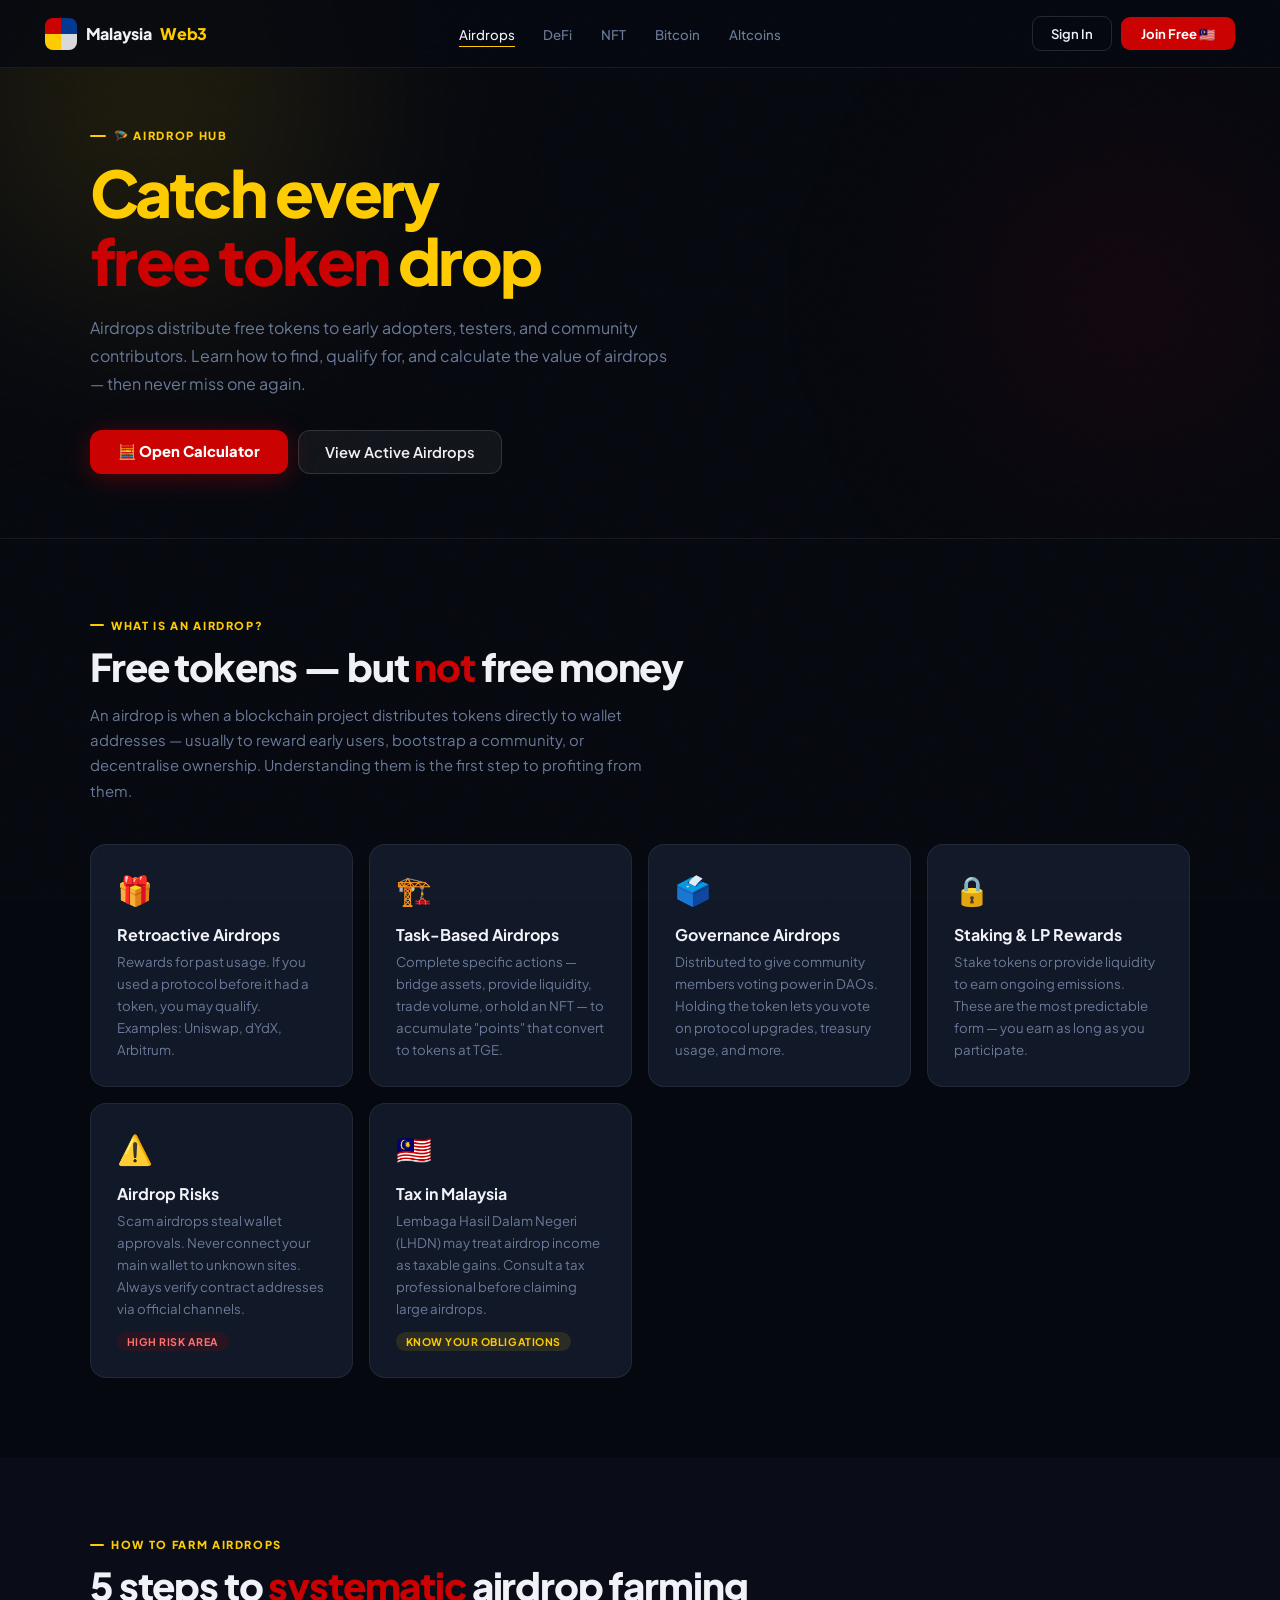
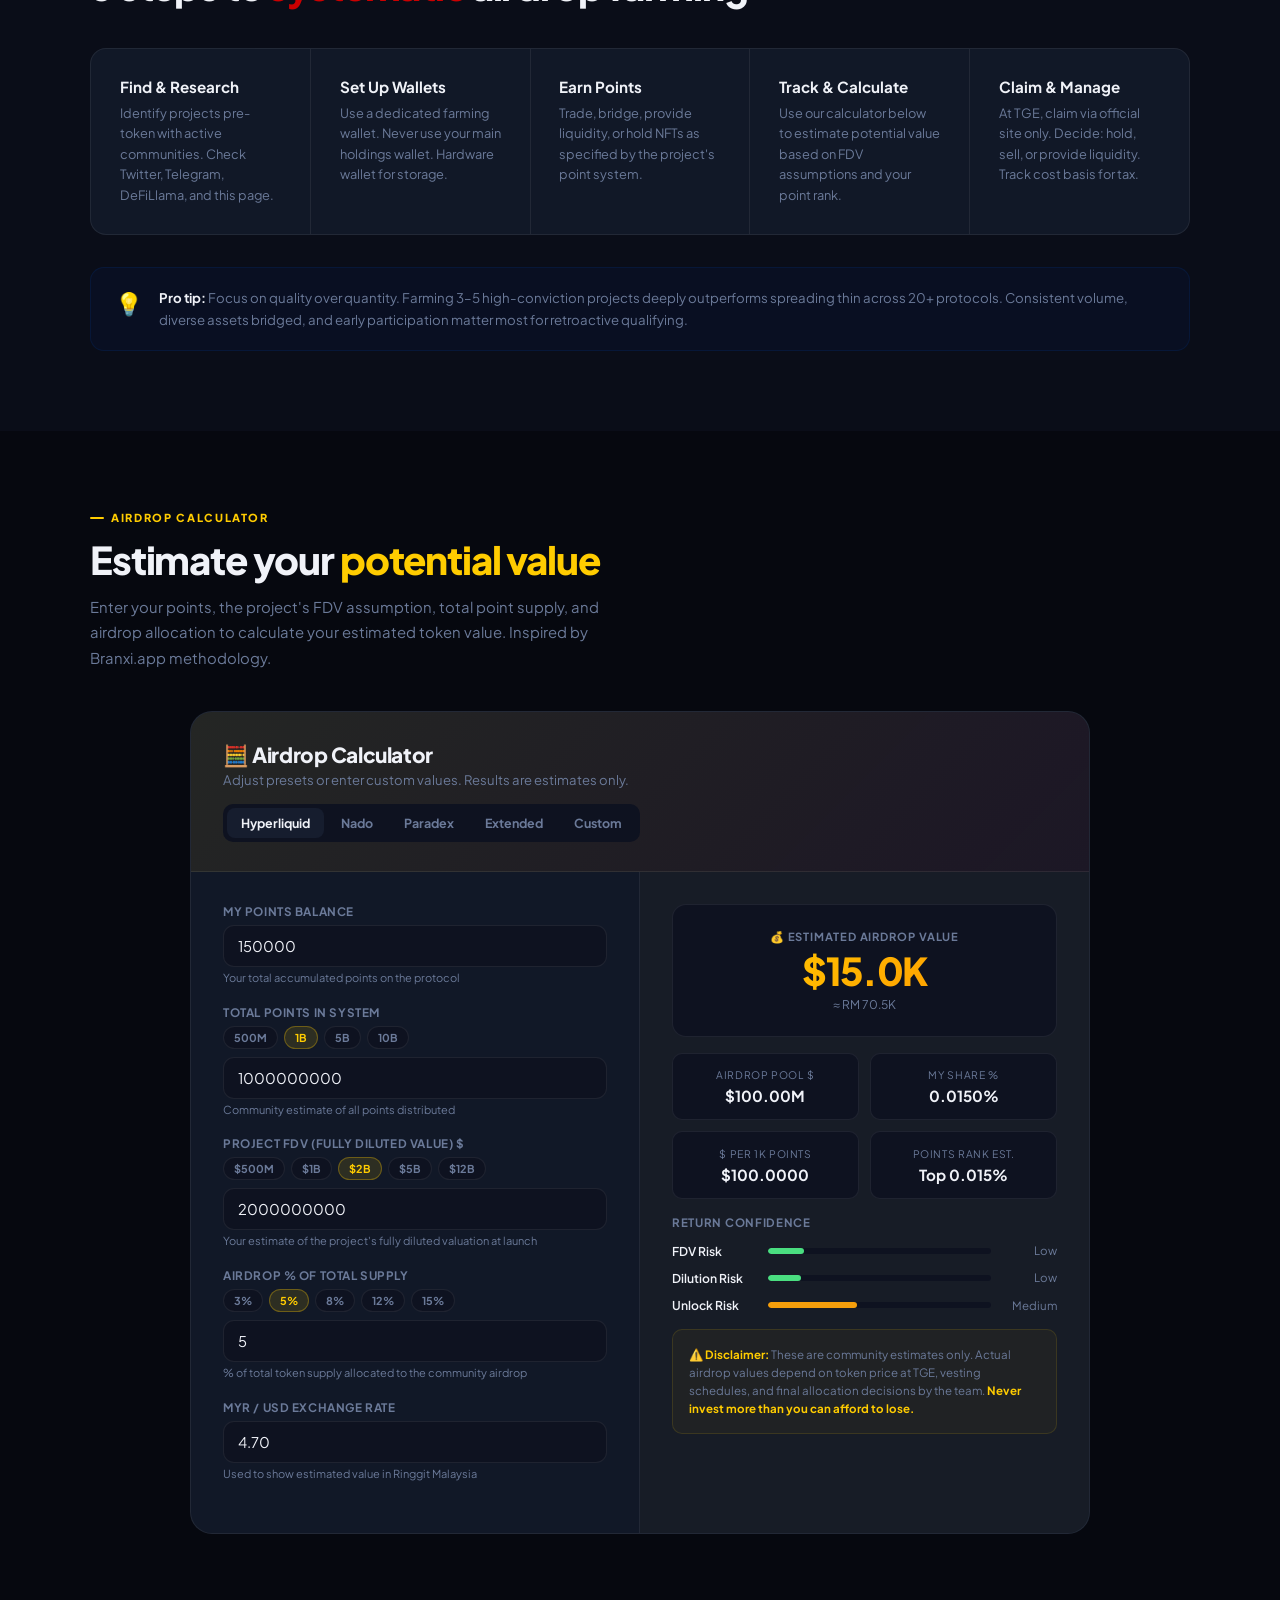
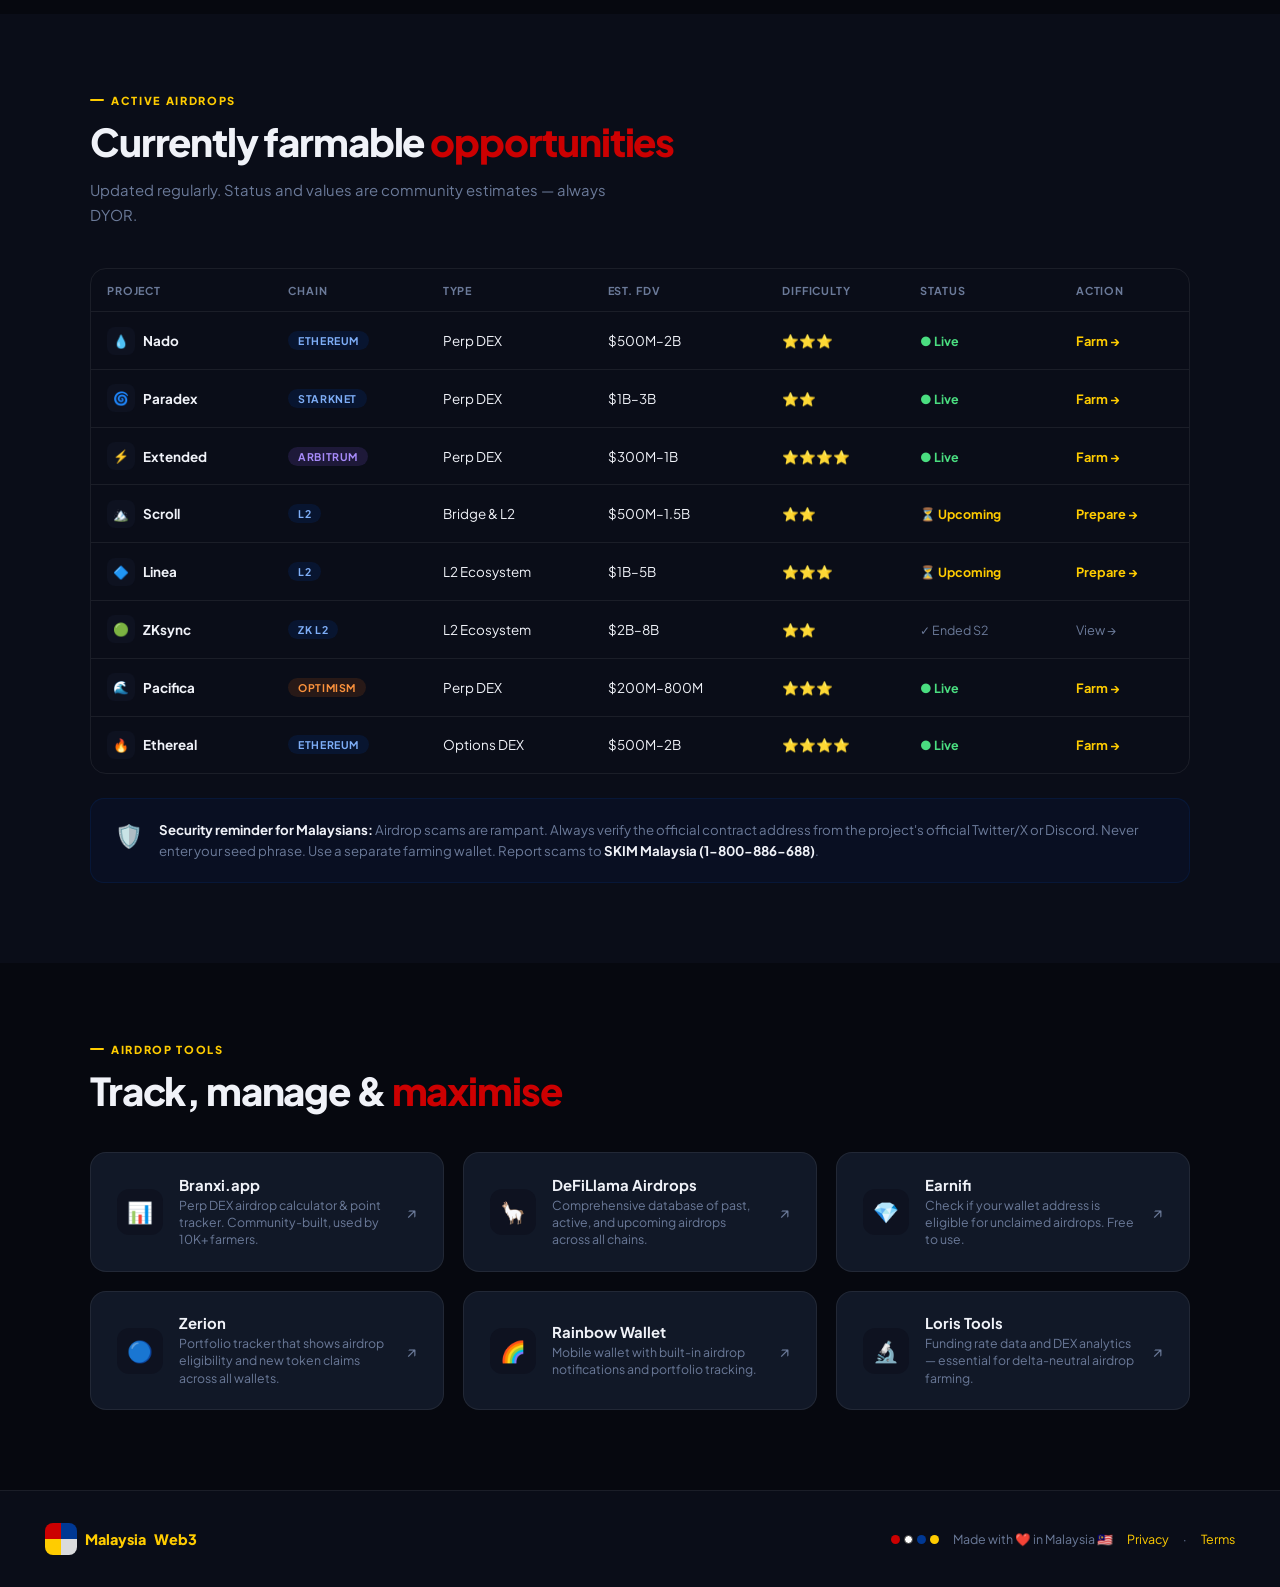
<file: airdrop.html>
<!DOCTYPE html>
<html lang="en">
<head>
<meta charset="UTF-8"><meta name="viewport" content="width=device-width,initial-scale=1">
<title>Airdrop Hub — Malaysia Web3</title>
<link rel="stylesheet" href="shared.css">
<style>
/* ── PAGE-SPECIFIC ── */
.ph-orb-1{width:600px;height:600px;background:radial-gradient(circle,rgba(255,204,0,.16) 0%,transparent 65%);top:-200px;left:-150px}
.ph-orb-2{width:500px;height:500px;background:radial-gradient(circle,rgba(204,0,1,.12) 0%,transparent 65%);top:50px;right:-100px}

/* INFO CARDS */
.info-grid{display:grid;grid-template-columns:repeat(auto-fill,minmax(260px,1fr));gap:1rem;margin-top:2rem}
.info-card{background:var(--card);border:1px solid var(--border);border-radius:16px;padding:1.6rem;transition:all .3s}
.info-card:hover{border-color:var(--border2);transform:translateY(-2px)}
.info-card .ico{font-size:1.8rem;margin-bottom:1rem}
.info-card h3{font-size:1rem;font-weight:700;margin-bottom:.4rem}
.info-card p{font-size:.83rem;color:var(--muted);line-height:1.65}

/* STEP FLOW */
.steps{display:flex;gap:0;flex-wrap:wrap;margin-top:2rem;counter-reset:step}
.step{flex:1;min-width:200px;padding:1.8rem;border:1px solid var(--border);background:var(--card);
position:relative;transition:all .3s}
.step:first-child{border-radius:16px 0 0 16px}
.step:last-child{border-radius:0 16px 16px 0}
.step:not(:last-child){border-right:none}
.step:hover{background:var(--card2);z-index:1}
.step::before{counter-increment:step;content:counter(step,'0');
font-size:2.5rem;font-weight:800;letter-spacing:-.04em;line-height:1;display:block;
background:linear-gradient(135deg,var(--gold),#FF9500);-webkit-background-clip:text;-webkit-text-fill-color:transparent;margin-bottom:.8rem}
.step h3{font-size:.95rem;font-weight:700;margin-bottom:.4rem}
.step p{font-size:.8rem;color:var(--muted);line-height:1.6}

/* CALCULATOR */
.calc-wrap{background:var(--card);border:1px solid var(--border);border-radius:22px;overflow:hidden;max-width:900px;margin:0 auto}
.calc-header{background:linear-gradient(135deg,rgba(255,204,0,.08),rgba(204,0,1,.06));
border-bottom:1px solid var(--border);padding:1.8rem 2rem;display:flex;justify-content:space-between;align-items:center;flex-wrap:wrap;gap:1rem}
.calc-header h2{font-size:1.3rem;font-weight:800;letter-spacing:-.02em}
.calc-header p{font-size:.82rem;color:var(--muted);margin-top:.2rem}
.calc-tabs{display:flex;background:var(--bg3);border-radius:10px;padding:4px;gap:3px;flex-wrap:wrap}
.ctab{padding:7px 14px;border-radius:8px;font-size:.78rem;font-weight:700;background:none;
color:var(--muted);transition:all .2s;white-space:nowrap}
.ctab.on{background:var(--card2);color:var(--text)}
.calc-body{display:grid;grid-template-columns:1fr 1fr;gap:0}
.calc-inputs{padding:2rem;border-right:1px solid var(--border)}
.calc-result{padding:2rem;background:rgba(255,204,0,.025)}
.fg{margin-bottom:1.3rem}
.fg label{display:block;font-size:.73rem;font-weight:700;color:var(--muted);
text-transform:uppercase;letter-spacing:.05em;margin-bottom:6px}
.fg input{width:100%;padding:11px 14px;border-radius:11px;font-size:.92rem;
background:var(--bg3);border:1px solid var(--border);color:var(--text);
outline:none;transition:all .2s;font-family:inherit}
.fg input:focus{border-color:var(--gold);box-shadow:0 0 0 3px rgba(255,204,0,.1)}
.fg .helper{font-size:.69rem;color:var(--muted);margin-top:4px}
.calc-preset{display:flex;gap:6px;flex-wrap:wrap;margin-bottom:.5rem}
.preset-btn{padding:4px 10px;border-radius:100px;font-size:.68rem;font-weight:700;
background:var(--bg3);border:1px solid var(--border);color:var(--muted);transition:all .2s}
.preset-btn:hover,.preset-btn.on{background:rgba(255,204,0,.12);border-color:rgba(255,204,0,.3);color:var(--gold)}
.result-box{background:var(--bg3);border:1px solid var(--border);border-radius:14px;padding:1.5rem;margin-bottom:1rem;text-align:center}
.result-label{font-size:.7rem;font-weight:700;text-transform:uppercase;letter-spacing:.08em;color:var(--muted);margin-bottom:.5rem}
.result-value{font-size:2.4rem;font-weight:800;letter-spacing:-.04em;
background:linear-gradient(135deg,var(--gold),#FF9500);-webkit-background-clip:text;-webkit-text-fill-color:transparent;line-height:1}
.result-sub{font-size:.75rem;color:var(--muted);margin-top:.4rem}
.result-grid{display:grid;grid-template-columns:1fr 1fr;gap:.7rem;margin-bottom:1rem}
.rg-item{background:var(--bg3);border:1px solid var(--border);border-radius:10px;padding:.9rem;text-align:center}
.rg-label{font-size:.65rem;color:var(--muted);text-transform:uppercase;letter-spacing:.06em;margin-bottom:.3rem}
.rg-val{font-size:.95rem;font-weight:700}
.calc-note{font-size:.72rem;color:var(--muted);line-height:1.55;padding:1rem;
background:rgba(255,204,0,.04);border:1px solid rgba(255,204,0,.12);border-radius:10px;margin-top:1rem}
.calc-note strong{color:var(--gold)}

/* PROJECT TABLE */
.proj-table{width:100%;border-collapse:collapse;font-size:.84rem}
.proj-table th{padding:.9rem 1rem;text-align:left;font-size:.68rem;font-weight:700;
text-transform:uppercase;letter-spacing:.08em;color:var(--muted);
border-bottom:1px solid var(--border);white-space:nowrap}
.proj-table td{padding:.9rem 1rem;border-bottom:1px solid var(--border);vertical-align:middle}
.proj-table tr:last-child td{border-bottom:none}
.proj-table tr:hover td{background:rgba(255,255,255,.02)}
.proj-name{font-weight:700;display:flex;align-items:center;gap:8px}
.proj-ico{width:28px;height:28px;border-radius:8px;display:flex;align-items:center;justify-content:center;font-size:.8rem;flex-shrink:0;background:var(--bg3)}
.status-live{color:#4ADE80;font-weight:700;font-size:.78rem}
.status-soon{color:var(--gold);font-weight:700;font-size:.78rem}
.status-ended{color:var(--muted);font-size:.78rem}
.tbl-wrap{overflow-x:auto;border:1px solid var(--border);border-radius:16px}

/* TIP BOX */
.tip-box{display:flex;gap:1rem;background:rgba(0,56,147,.08);border:1px solid rgba(0,56,147,.2);
border-radius:14px;padding:1.2rem 1.5rem}
.tip-box .ico{font-size:1.4rem;flex-shrink:0;margin-top:2px}
.tip-box p{font-size:.83rem;color:var(--muted);line-height:1.65}
.tip-box strong{color:var(--text)}

/* RISK METER */
.risk-row{display:flex;align-items:center;gap:1rem;margin-bottom:.7rem}
.risk-label{font-size:.8rem;font-weight:600;min-width:80px}
.risk-bar{flex:1;height:6px;background:var(--bg3);border-radius:3px;overflow:hidden}
.risk-fill{height:100%;border-radius:3px;transition:width .8s ease}
.risk-lvl{font-size:.72rem;color:var(--muted);min-width:50px;text-align:right}

@media(max-width:700px){
  .calc-body{grid-template-columns:1fr}
  .calc-inputs{border-right:none;border-bottom:1px solid var(--border)}
  .steps .step:first-child{border-radius:16px 16px 0 0}
  .steps .step:last-child{border-radius:0 0 16px 16px}
  .steps .step:not(:last-child){border-right:1px solid var(--border);border-bottom:none}
}
</style>
</head>
<body>

<!-- NAV -->
<nav id="nav">
  <a href="index.html" class="logo"><div class="logo-mark"><s></s><s></s><s></s><s></s></div>Malaysia<em>Web3</em></a>
  <ul class="nav-links">
    <li><a href="airdrop.html" class="active">Airdrops</a></li>
    <li><a href="defi.html">DeFi</a></li>
    <li><a href="nft.html">NFT</a></li>
    <li><a href="bitcoin.html">Bitcoin</a></li>
    <li><a href="altcoin.html">Altcoins</a></li>
  </ul>
  <div class="nav-r">
    <button class="btn-ghost">Sign In</button>
    <button class="btn-cta">Join Free 🇲🇾</button>
  </div>
  <button class="hamburger" onclick="document.getElementById('mob').classList.toggle('open')">☰</button>
</nav>
<div class="mob-nav" id="mob">
  <a href="airdrop.html">🪂 Airdrops</a><a href="defi.html">⚡ DeFi</a>
  <a href="nft.html">🎨 NFT</a><a href="bitcoin.html">₿ Bitcoin</a><a href="altcoin.html">🚀 Altcoins</a>
  <div class="mob-btns">
    <button class="btn-ghost" style="width:100%">Sign In</button>
    <button class="btn-cta" style="width:100%;padding:11px">Join Free 🇲🇾</button>
  </div>
</div>

<!-- PAGE HERO -->
<div class="page-hero">
  <div class="ph-orb ph-orb-1"></div>
  <div class="ph-orb ph-orb-2"></div>
  <div class="page-hero-inner">
    <div class="page-hero-lbl">🪂 Airdrop Hub</div>
    <h1 class="page-hero-h1" style="color:var(--gold)">Catch every<br><em style="color:var(--red)">free token</em> drop</h1>
    <p class="page-hero-sub">Airdrops distribute free tokens to early adopters, testers, and community contributors. Learn how to find, qualify for, and calculate the value of airdrops — then never miss one again.</p>
    <div style="display:flex;gap:10px;flex-wrap:wrap;margin-top:2rem">
      <a href="#calculator" class="btn-primary">🧮 Open Calculator</a>
      <a href="#active" class="btn-outline">View Active Airdrops</a>
    </div>
  </div>
</div>

<!-- WHAT IS AN AIRDROP -->
<section class="sec">
  <div class="wrap">
    <div class="sec-head rv">
      <div class="sec-lbl">What is an Airdrop?</div>
      <h2 class="sec-h2">Free tokens — but <em>not</em> free money</h2>
      <p class="sec-sub">An airdrop is when a blockchain project distributes tokens directly to wallet addresses — usually to reward early users, bootstrap a community, or decentralise ownership. Understanding them is the first step to profiting from them.</p>
    </div>
    <div class="info-grid">
      <div class="info-card rv d1">
        <div class="ico">🎁</div>
        <h3>Retroactive Airdrops</h3>
        <p>Rewards for past usage. If you used a protocol before it had a token, you may qualify. Examples: Uniswap, dYdX, Arbitrum.</p>
      </div>
      <div class="info-card rv d2">
        <div class="ico">🏗️</div>
        <h3>Task-Based Airdrops</h3>
        <p>Complete specific actions — bridge assets, provide liquidity, trade volume, or hold an NFT — to accumulate "points" that convert to tokens at TGE.</p>
      </div>
      <div class="info-card rv d3">
        <div class="ico">🗳️</div>
        <h3>Governance Airdrops</h3>
        <p>Distributed to give community members voting power in DAOs. Holding the token lets you vote on protocol upgrades, treasury usage, and more.</p>
      </div>
      <div class="info-card rv d1">
        <div class="ico">🔒</div>
        <h3>Staking & LP Rewards</h3>
        <p>Stake tokens or provide liquidity to earn ongoing emissions. These are the most predictable form — you earn as long as you participate.</p>
      </div>
      <div class="info-card rv d2">
        <div class="ico">⚠️</div>
        <h3>Airdrop Risks</h3>
        <p>Scam airdrops steal wallet approvals. Never connect your main wallet to unknown sites. Always verify contract addresses via official channels.</p>
        <span class="tag tag-r" style="margin-top:.8rem">High Risk Area</span>
      </div>
      <div class="info-card rv d3">
        <div class="ico">🇲🇾</div>
        <h3>Tax in Malaysia</h3>
        <p>Lembaga Hasil Dalam Negeri (LHDN) may treat airdrop income as taxable gains. Consult a tax professional before claiming large airdrops.</p>
        <span class="tag tag-g" style="margin-top:.8rem">Know Your Obligations</span>
      </div>
    </div>
  </div>
</section>

<!-- HOW TO FARM -->
<section class="sec sec-alt">
  <div class="wrap">
    <div class="sec-head rv">
      <div class="sec-lbl">How to Farm Airdrops</div>
      <h2 class="sec-h2">5 steps to <em>systematic</em> airdrop farming</h2>
    </div>
    <div class="steps rv d1">
      <div class="step"><h3>Find & Research</h3><p>Identify projects pre-token with active communities. Check Twitter, Telegram, DeFiLlama, and this page.</p></div>
      <div class="step"><h3>Set Up Wallets</h3><p>Use a dedicated farming wallet. Never use your main holdings wallet. Hardware wallet for storage.</p></div>
      <div class="step"><h3>Earn Points</h3><p>Trade, bridge, provide liquidity, or hold NFTs as specified by the project's point system.</p></div>
      <div class="step"><h3>Track & Calculate</h3><p>Use our calculator below to estimate potential value based on FDV assumptions and your point rank.</p></div>
      <div class="step"><h3>Claim & Manage</h3><p>At TGE, claim via official site only. Decide: hold, sell, or provide liquidity. Track cost basis for tax.</p></div>
    </div>
    <div class="tip-box rv" style="margin-top:2rem">
      <div class="ico">💡</div>
      <p><strong>Pro tip:</strong> Focus on quality over quantity. Farming 3–5 high-conviction projects deeply outperforms spreading thin across 20+ protocols. Consistent volume, diverse assets bridged, and early participation matter most for retroactive qualifying.</p>
    </div>
  </div>
</section>

<!-- CALCULATOR -->
<section class="sec" id="calculator">
  <div class="wrap">
    <div class="sec-head rv">
      <div class="sec-lbl">Airdrop Calculator</div>
      <h2 class="sec-h2">Estimate your <span class="gold">potential value</span></h2>
      <p class="sec-sub">Enter your points, the project's FDV assumption, total point supply, and airdrop allocation to calculate your estimated token value. Inspired by Branxi.app methodology.</p>
    </div>
    <div class="calc-wrap rv d1">
      <div class="calc-header">
        <div>
          <h2>🧮 Airdrop Calculator</h2>
          <p>Adjust presets or enter custom values. Results are estimates only.</p>
        </div>
        <div class="calc-tabs" id="calcTabs">
          <button class="ctab on" onclick="setProject(this,'Hyperliquid',12,1000000000,3.1)">Hyperliquid</button>
          <button class="ctab" onclick="setProject(this,'Nado',2,500000000,5)">Nado</button>
          <button class="ctab" onclick="setProject(this,'Paradex',1.5,800000000,4)">Paradex</button>
          <button class="ctab" onclick="setProject(this,'Extended',3,600000000,6)">Extended</button>
          <button class="ctab" onclick="setProject(this,'Custom',0,0,0)">Custom</button>
        </div>
      </div>
      <div class="calc-body">
        <div class="calc-inputs">
          <div class="fg">
            <label>My Points Balance</label>
            <input type="number" id="myPoints" value="150000" oninput="calc()" placeholder="e.g. 150000">
            <div class="helper">Your total accumulated points on the protocol</div>
          </div>
          <div class="fg">
            <label>Total Points in System</label>
            <div class="calc-preset">
              <button class="preset-btn" onclick="setPreset('totalPoints',500000000,this)">500M</button>
              <button class="preset-btn on" onclick="setPreset('totalPoints',1000000000,this)">1B</button>
              <button class="preset-btn" onclick="setPreset('totalPoints',5000000000,this)">5B</button>
              <button class="preset-btn" onclick="setPreset('totalPoints',10000000000,this)">10B</button>
            </div>
            <input type="number" id="totalPoints" value="1000000000" oninput="calc()" placeholder="Total points issued">
            <div class="helper">Community estimate of all points distributed</div>
          </div>
          <div class="fg">
            <label>Project FDV (Fully Diluted Value) $</label>
            <div class="calc-preset">
              <button class="preset-btn" onclick="setPreset('fdv',500000000,this)">$500M</button>
              <button class="preset-btn" onclick="setPreset('fdv',1000000000,this)">$1B</button>
              <button class="preset-btn on" onclick="setPreset('fdv',2000000000,this)">$2B</button>
              <button class="preset-btn" onclick="setPreset('fdv',5000000000,this)">$5B</button>
              <button class="preset-btn" onclick="setPreset('fdv',12000000000,this)">$12B</button>
            </div>
            <input type="number" id="fdv" value="2000000000" oninput="calc()" placeholder="e.g. 2000000000">
            <div class="helper">Your estimate of the project's fully diluted valuation at launch</div>
          </div>
          <div class="fg">
            <label>Airdrop % of Total Supply</label>
            <div class="calc-preset">
              <button class="preset-btn" onclick="setPreset('pct',3,this)">3%</button>
              <button class="preset-btn on" onclick="setPreset('pct',5,this)">5%</button>
              <button class="preset-btn" onclick="setPreset('pct',8,this)">8%</button>
              <button class="preset-btn" onclick="setPreset('pct',12,this)">12%</button>
              <button class="preset-btn" onclick="setPreset('pct',15,this)">15%</button>
            </div>
            <input type="number" id="pct" value="5" oninput="calc()" placeholder="e.g. 5" min="0" max="100">
            <div class="helper">% of total token supply allocated to the community airdrop</div>
          </div>
          <div class="fg">
            <label>MYR / USD Exchange Rate</label>
            <input type="number" id="usdmyr" value="4.70" oninput="calc()" step="0.01">
            <div class="helper">Used to show estimated value in Ringgit Malaysia</div>
          </div>
        </div>
        <div class="calc-result">
          <div class="result-box">
            <div class="result-label">💰 Estimated Airdrop Value</div>
            <div class="result-value" id="r-usd">$0</div>
            <div class="result-sub" id="r-myr">≈ RM 0</div>
          </div>
          <div class="result-grid">
            <div class="rg-item">
              <div class="rg-label">Airdrop Pool $</div>
              <div class="rg-val" id="r-pool">—</div>
            </div>
            <div class="rg-item">
              <div class="rg-label">My Share %</div>
              <div class="rg-val" id="r-share">—</div>
            </div>
            <div class="rg-item">
              <div class="rg-label">$ per 1K Points</div>
              <div class="rg-val" id="r-ppp">—</div>
            </div>
            <div class="rg-item">
              <div class="rg-label">Points Rank Est.</div>
              <div class="rg-val" id="r-rank">—</div>
            </div>
          </div>

          <!-- Risk Meter -->
          <div style="margin-top:1rem">
            <div style="font-size:.72rem;font-weight:700;text-transform:uppercase;letter-spacing:.06em;color:var(--muted);margin-bottom:.8rem">Return Confidence</div>
            <div class="risk-row"><div class="risk-label" style="font-size:.76rem">FDV Risk</div>
              <div class="risk-bar"><div class="risk-fill" id="fdv-risk" style="width:50%;background:#F59E0B"></div></div>
              <div class="risk-lvl" id="fdv-risk-lbl">Medium</div></div>
            <div class="risk-row"><div class="risk-label" style="font-size:.76rem">Dilution Risk</div>
              <div class="risk-bar"><div class="risk-fill" id="dil-risk" style="width:30%;background:#4ADE80"></div></div>
              <div class="risk-lvl" id="dil-risk-lbl">Low</div></div>
            <div class="risk-row"><div class="risk-label" style="font-size:.76rem">Unlock Risk</div>
              <div class="risk-bar"><div class="risk-fill" style="width:40%;background:#F59E0B"></div></div>
              <div class="risk-lvl">Medium</div></div>
          </div>

          <div class="calc-note">
            <strong>⚠️ Disclaimer:</strong> These are community estimates only. Actual airdrop values depend on token price at TGE, vesting schedules, and final allocation decisions by the team. <strong>Never invest more than you can afford to lose.</strong>
          </div>
        </div>
      </div>
    </div>
  </div>
</section>

<!-- ACTIVE AIRDROPS TABLE -->
<section class="sec sec-alt" id="active">
  <div class="wrap">
    <div class="sec-head rv">
      <div class="sec-lbl">Active Airdrops</div>
      <h2 class="sec-h2">Currently farmable <em>opportunities</em></h2>
      <p class="sec-sub">Updated regularly. Status and values are community estimates — always DYOR.</p>
    </div>
    <div class="tbl-wrap rv d1">
      <table class="proj-table">
        <thead>
          <tr>
            <th>Project</th><th>Chain</th><th>Type</th><th>Est. FDV</th>
            <th>Difficulty</th><th>Status</th><th>Action</th>
          </tr>
        </thead>
        <tbody>
          <tr>
            <td><div class="proj-name"><div class="proj-ico">💧</div>Nado</div></td>
            <td><span class="tag tag-b">Ethereum</span></td>
            <td>Perp DEX</td><td>$500M–2B</td>
            <td>⭐⭐⭐</td><td><span class="status-live">● Live</span></td>
            <td><a href="#" style="color:var(--gold);font-size:.8rem;font-weight:700">Farm →</a></td>
          </tr>
          <tr>
            <td><div class="proj-name"><div class="proj-ico">🌀</div>Paradex</div></td>
            <td><span class="tag tag-b">StarkNet</span></td>
            <td>Perp DEX</td><td>$1B–3B</td>
            <td>⭐⭐</td><td><span class="status-live">● Live</span></td>
            <td><a href="#" style="color:var(--gold);font-size:.8rem;font-weight:700">Farm →</a></td>
          </tr>
          <tr>
            <td><div class="proj-name"><div class="proj-ico">⚡</div>Extended</div></td>
            <td><span class="tag tag-pu">Arbitrum</span></td>
            <td>Perp DEX</td><td>$300M–1B</td>
            <td>⭐⭐⭐⭐</td><td><span class="status-live">● Live</span></td>
            <td><a href="#" style="color:var(--gold);font-size:.8rem;font-weight:700">Farm →</a></td>
          </tr>
          <tr>
            <td><div class="proj-name"><div class="proj-ico">🏔️</div>Scroll</div></td>
            <td><span class="tag tag-b">L2</span></td>
            <td>Bridge & L2</td><td>$500M–1.5B</td>
            <td>⭐⭐</td><td><span class="status-soon">⏳ Upcoming</span></td>
            <td><a href="#" style="color:var(--gold);font-size:.8rem;font-weight:700">Prepare →</a></td>
          </tr>
          <tr>
            <td><div class="proj-name"><div class="proj-ico">🔷</div>Linea</div></td>
            <td><span class="tag tag-b">L2</span></td>
            <td>L2 Ecosystem</td><td>$1B–5B</td>
            <td>⭐⭐⭐</td><td><span class="status-soon">⏳ Upcoming</span></td>
            <td><a href="#" style="color:var(--gold);font-size:.8rem;font-weight:700">Prepare →</a></td>
          </tr>
          <tr>
            <td><div class="proj-name"><div class="proj-ico">🟢</div>ZKsync</div></td>
            <td><span class="tag tag-b">ZK L2</span></td>
            <td>L2 Ecosystem</td><td>$2B–8B</td>
            <td>⭐⭐</td><td><span class="status-ended">✓ Ended S2</span></td>
            <td><a href="#" style="color:var(--muted);font-size:.8rem">View →</a></td>
          </tr>
          <tr>
            <td><div class="proj-name"><div class="proj-ico">🌊</div>Pacifica</div></td>
            <td><span class="tag tag-or">Optimism</span></td>
            <td>Perp DEX</td><td>$200M–800M</td>
            <td>⭐⭐⭐</td><td><span class="status-live">● Live</span></td>
            <td><a href="#" style="color:var(--gold);font-size:.8rem;font-weight:700">Farm →</a></td>
          </tr>
          <tr>
            <td><div class="proj-name"><div class="proj-ico">🔥</div>Ethereal</div></td>
            <td><span class="tag tag-b">Ethereum</span></td>
            <td>Options DEX</td><td>$500M–2B</td>
            <td>⭐⭐⭐⭐</td><td><span class="status-live">● Live</span></td>
            <td><a href="#" style="color:var(--gold);font-size:.8rem;font-weight:700">Farm →</a></td>
          </tr>
        </tbody>
      </table>
    </div>
    <div class="tip-box rv" style="margin-top:1.5rem">
      <div class="ico">🛡️</div>
      <p><strong>Security reminder for Malaysians:</strong> Airdrop scams are rampant. Always verify the official contract address from the project's official Twitter/X or Discord. Never enter your seed phrase. Use a separate farming wallet. Report scams to <strong>SKIM Malaysia (1-800-886-688)</strong>.</p>
    </div>
  </div>
</section>

<!-- TOOLS -->
<section class="sec">
  <div class="wrap">
    <div class="sec-head rv">
      <div class="sec-lbl">Airdrop Tools</div>
      <h2 class="sec-h2">Track, manage &amp; <em>maximise</em></h2>
    </div>
    <div class="grid-3">
      <a href="https://branxi.app" target="_blank" class="lnk-card rv d1">
        <div class="lnk-icon">📊</div>
        <div><div class="lnk-name">Branxi.app</div><div class="lnk-desc">Perp DEX airdrop calculator &amp; point tracker. Community-built, used by 10K+ farmers.</div></div>
        <div class="lnk-arrow">↗</div>
      </a>
      <a href="https://defilama.com/airdrops" target="_blank" class="lnk-card rv d2">
        <div class="lnk-icon">🦙</div>
        <div><div class="lnk-name">DeFiLlama Airdrops</div><div class="lnk-desc">Comprehensive database of past, active, and upcoming airdrops across all chains.</div></div>
        <div class="lnk-arrow">↗</div>
      </a>
      <a href="https://earnifi.com" target="_blank" class="lnk-card rv d3">
        <div class="lnk-icon">💎</div>
        <div><div class="lnk-name">Earnifi</div><div class="lnk-desc">Check if your wallet address is eligible for unclaimed airdrops. Free to use.</div></div>
        <div class="lnk-arrow">↗</div>
      </a>
      <a href="https://app.zerion.io" target="_blank" class="lnk-card rv d1">
        <div class="lnk-icon">🔵</div>
        <div><div class="lnk-name">Zerion</div><div class="lnk-desc">Portfolio tracker that shows airdrop eligibility and new token claims across all wallets.</div></div>
        <div class="lnk-arrow">↗</div>
      </a>
      <a href="https://rainbow.me" target="_blank" class="lnk-card rv d2">
        <div class="lnk-icon">🌈</div>
        <div><div class="lnk-name">Rainbow Wallet</div><div class="lnk-desc">Mobile wallet with built-in airdrop notifications and portfolio tracking.</div></div>
        <div class="lnk-arrow">↗</div>
      </a>
      <a href="https://loris.tools" target="_blank" class="lnk-card rv d3">
        <div class="lnk-icon">🔬</div>
        <div><div class="lnk-name">Loris Tools</div><div class="lnk-desc">Funding rate data and DEX analytics — essential for delta-neutral airdrop farming.</div></div>
        <div class="lnk-arrow">↗</div>
      </a>
    </div>
  </div>
</section>

<!-- FOOTER -->
<footer class="foot">
  <a href="index.html" class="foot-logo">
    <div class="logo-mark"><s></s><s></s><s></s><s></s></div>
    Malaysia<em style="font-style:normal;color:var(--gold)">Web3</em>
  </a>
  <div style="display:flex;align-items:center;gap:14px;flex-wrap:wrap">
    <div class="flag-dots">
      <div class="fd" style="background:#CC0001"></div>
      <div class="fd" style="background:#fff;border:1px solid #333"></div>
      <div class="fd" style="background:#003893"></div>
      <div class="fd" style="background:#FFCC00"></div>
    </div>
    <span>Made with ❤️ in Malaysia 🇲🇾</span>
    <a href="#">Privacy</a> · <a href="#">Terms</a>
  </div>
</footer>

<script>
// NAV scroll
window.addEventListener('scroll',()=>{
  document.getElementById('nav').style.background=window.scrollY>60?'rgba(6,8,15,.96)':'rgba(6,8,15,.8)';
});
// Reveal
const obs=new IntersectionObserver(es=>{es.forEach(e=>{if(e.isIntersecting){e.target.classList.add('in');obs.unobserve(e.target)}})},{threshold:.1});
document.querySelectorAll('.rv').forEach(e=>obs.observe(e));

// CALC
function fmt(n){if(n>=1e9)return '$'+(n/1e9).toFixed(2)+'B';if(n>=1e6)return '$'+(n/1e6).toFixed(2)+'M';if(n>=1e3)return '$'+(n/1e3).toFixed(1)+'K';return '$'+n.toFixed(2)}
function fmtRm(n){if(n>=1e6)return 'RM '+(n/1e6).toFixed(2)+'M';if(n>=1e3)return 'RM '+(n/1e3).toFixed(1)+'K';return 'RM '+n.toFixed(2)}

function calc(){
  const mp=parseFloat(document.getElementById('myPoints').value)||0;
  const tp=parseFloat(document.getElementById('totalPoints').value)||1;
  const fdv=parseFloat(document.getElementById('fdv').value)||0;
  const pct=parseFloat(document.getElementById('pct').value)||0;
  const rate=parseFloat(document.getElementById('usdmyr').value)||4.7;

  const pool=fdv*(pct/100);
  const share=mp/tp;
  const val=pool*share;
  const ppp=(pool/tp)*1000;
  const rank=Math.round((1-share)*100000);

  document.getElementById('r-usd').textContent=fmt(val);
  document.getElementById('r-myr').textContent='≈ '+fmtRm(val*rate);
  document.getElementById('r-pool').textContent=fmt(pool);
  document.getElementById('r-share').textContent=(share*100).toFixed(4)+'%';
  document.getElementById('r-ppp').textContent=ppp<0.01?'<$0.01':'$'+ppp.toFixed(4);
  document.getElementById('r-rank').textContent='Top '+(share*100).toFixed(3)+'%';

  // Risk meters
  const fdvB=fdv/1e9;
  const fdvRisk=Math.min(100,fdvB*8);
  const dilRisk=Math.min(100,(tp/1e9)*15);
  document.getElementById('fdv-risk').style.width=fdvRisk+'%';
  document.getElementById('fdv-risk').style.background=fdvRisk>66?'#EF4444':fdvRisk>33?'#F59E0B':'#4ADE80';
  document.getElementById('fdv-risk-lbl').textContent=fdvRisk>66?'High':fdvRisk>33?'Medium':'Low';
  document.getElementById('dil-risk').style.width=dilRisk+'%';
  document.getElementById('dil-risk').style.background=dilRisk>66?'#EF4444':dilRisk>33?'#F59E0B':'#4ADE80';
  document.getElementById('dil-risk-lbl').textContent=dilRisk>66?'High':dilRisk>33?'Medium':'Low';
}
calc();

function setPreset(id,val,btn){
  document.getElementById(id).value=val;
  if(btn){
    btn.closest('.calc-preset').querySelectorAll('.preset-btn').forEach(b=>b.classList.remove('on'));
    btn.classList.add('on');
  }
  calc();
}

function setProject(btn,name,fdvB,totalPts,pct){
  document.querySelectorAll('#calcTabs .ctab').forEach(b=>b.classList.remove('on'));
  btn.classList.add('on');
  if(fdvB>0){
    document.getElementById('fdv').value=fdvB*1e9;
    document.getElementById('totalPoints').value=totalPts;
    document.getElementById('pct').value=pct;
    calc();
  }
}
</script>
</body>
</html>
</file>
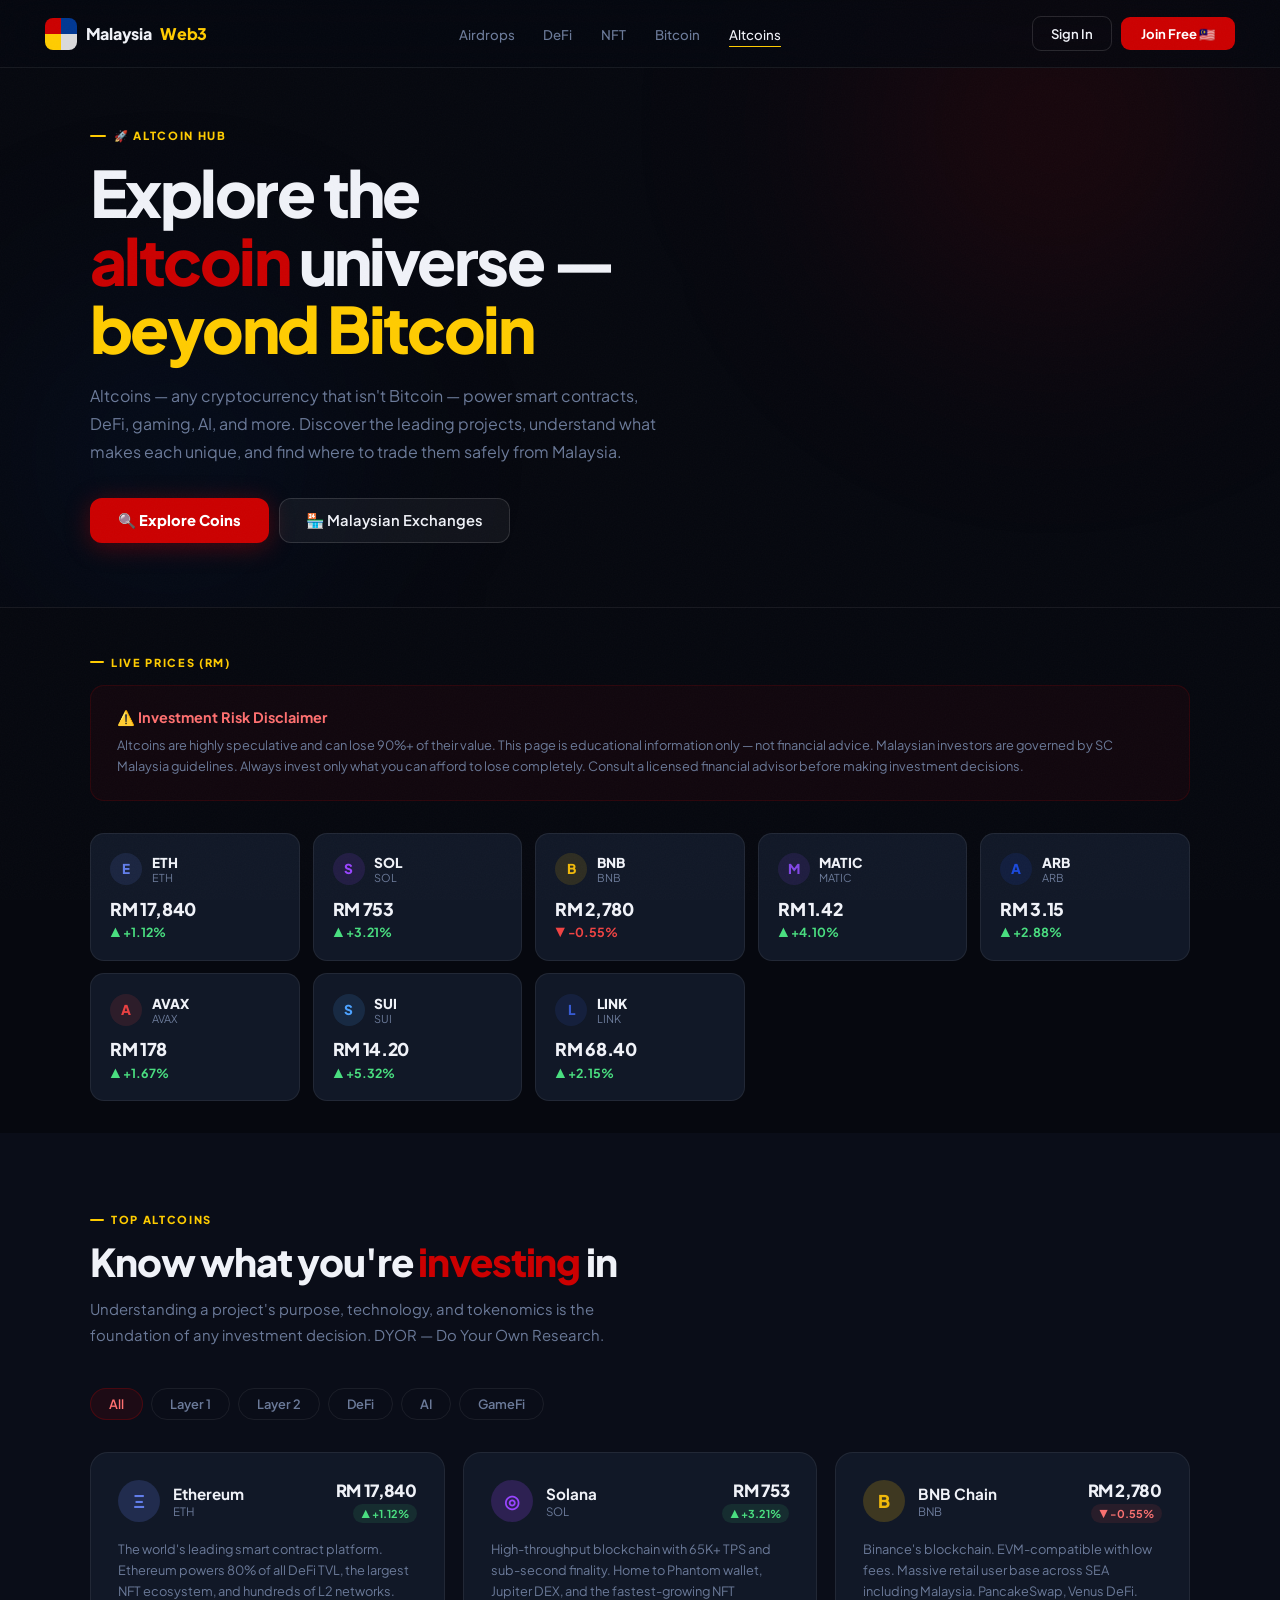
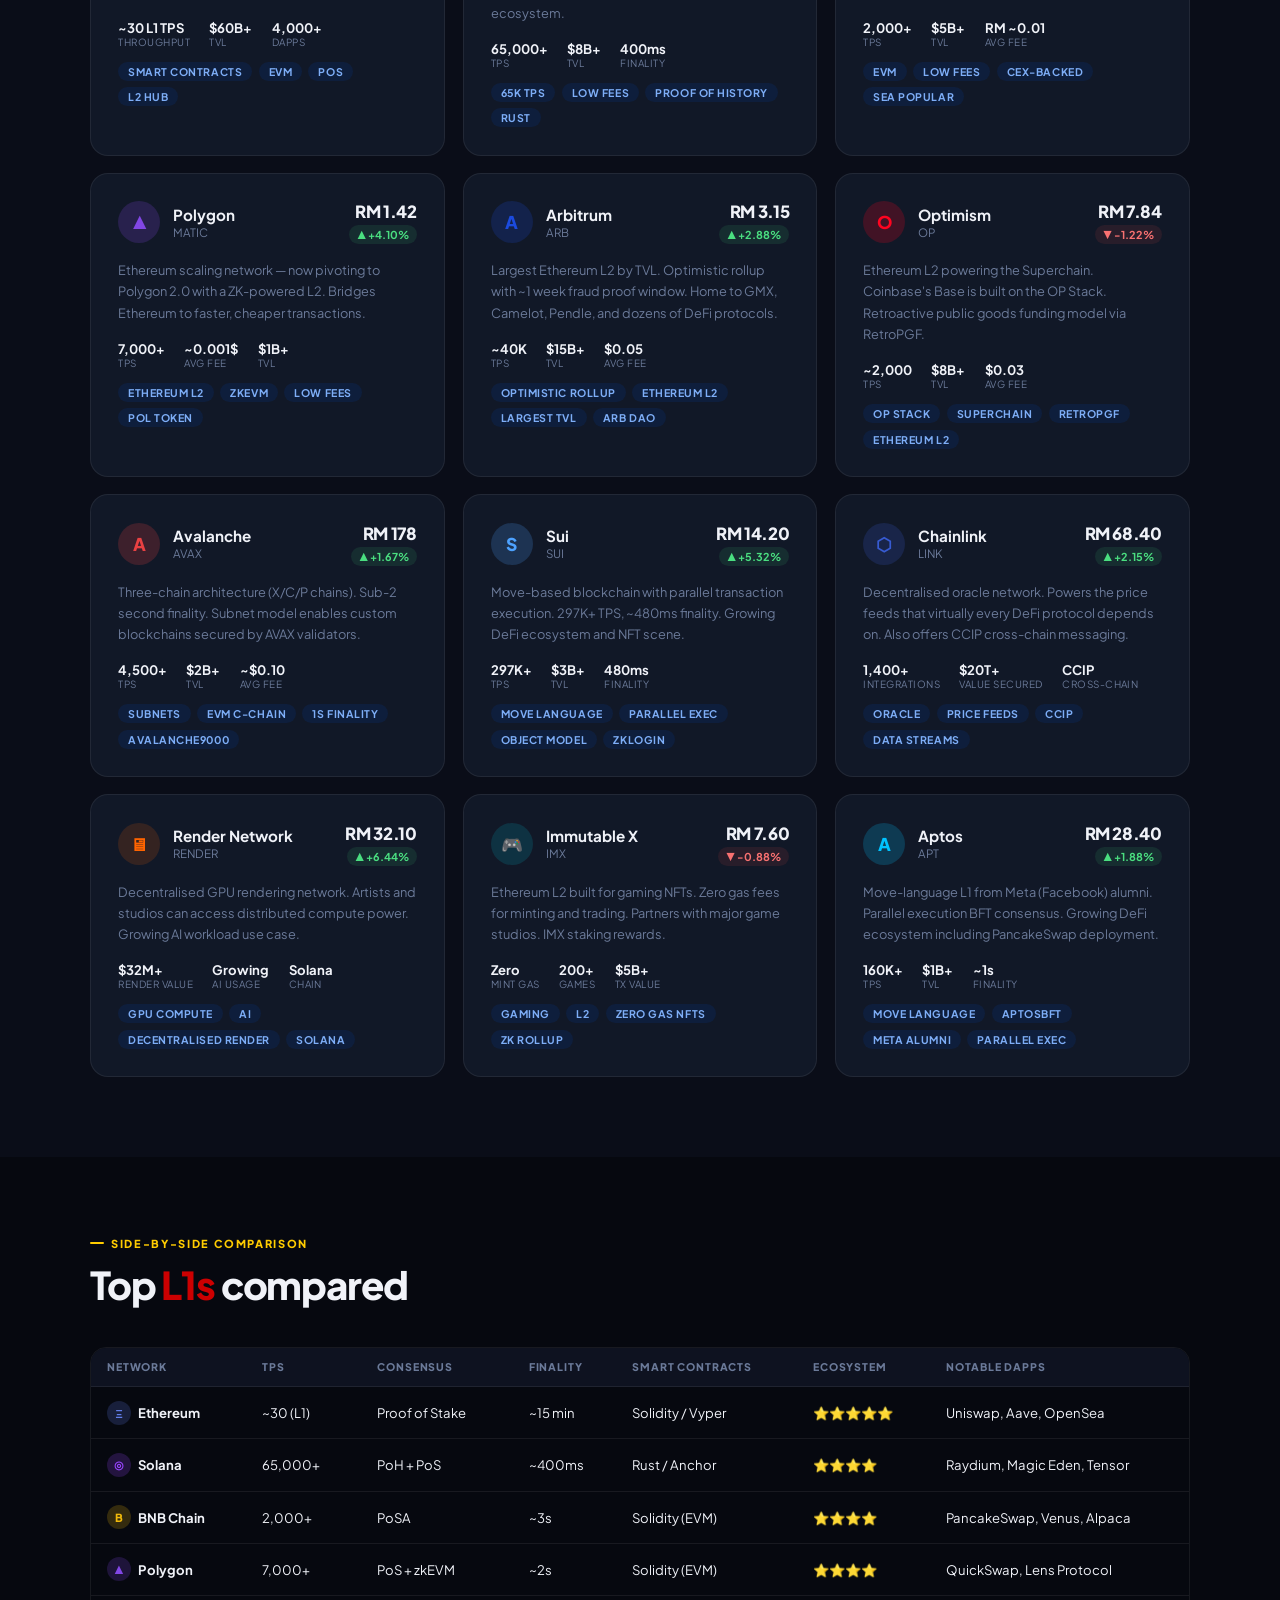
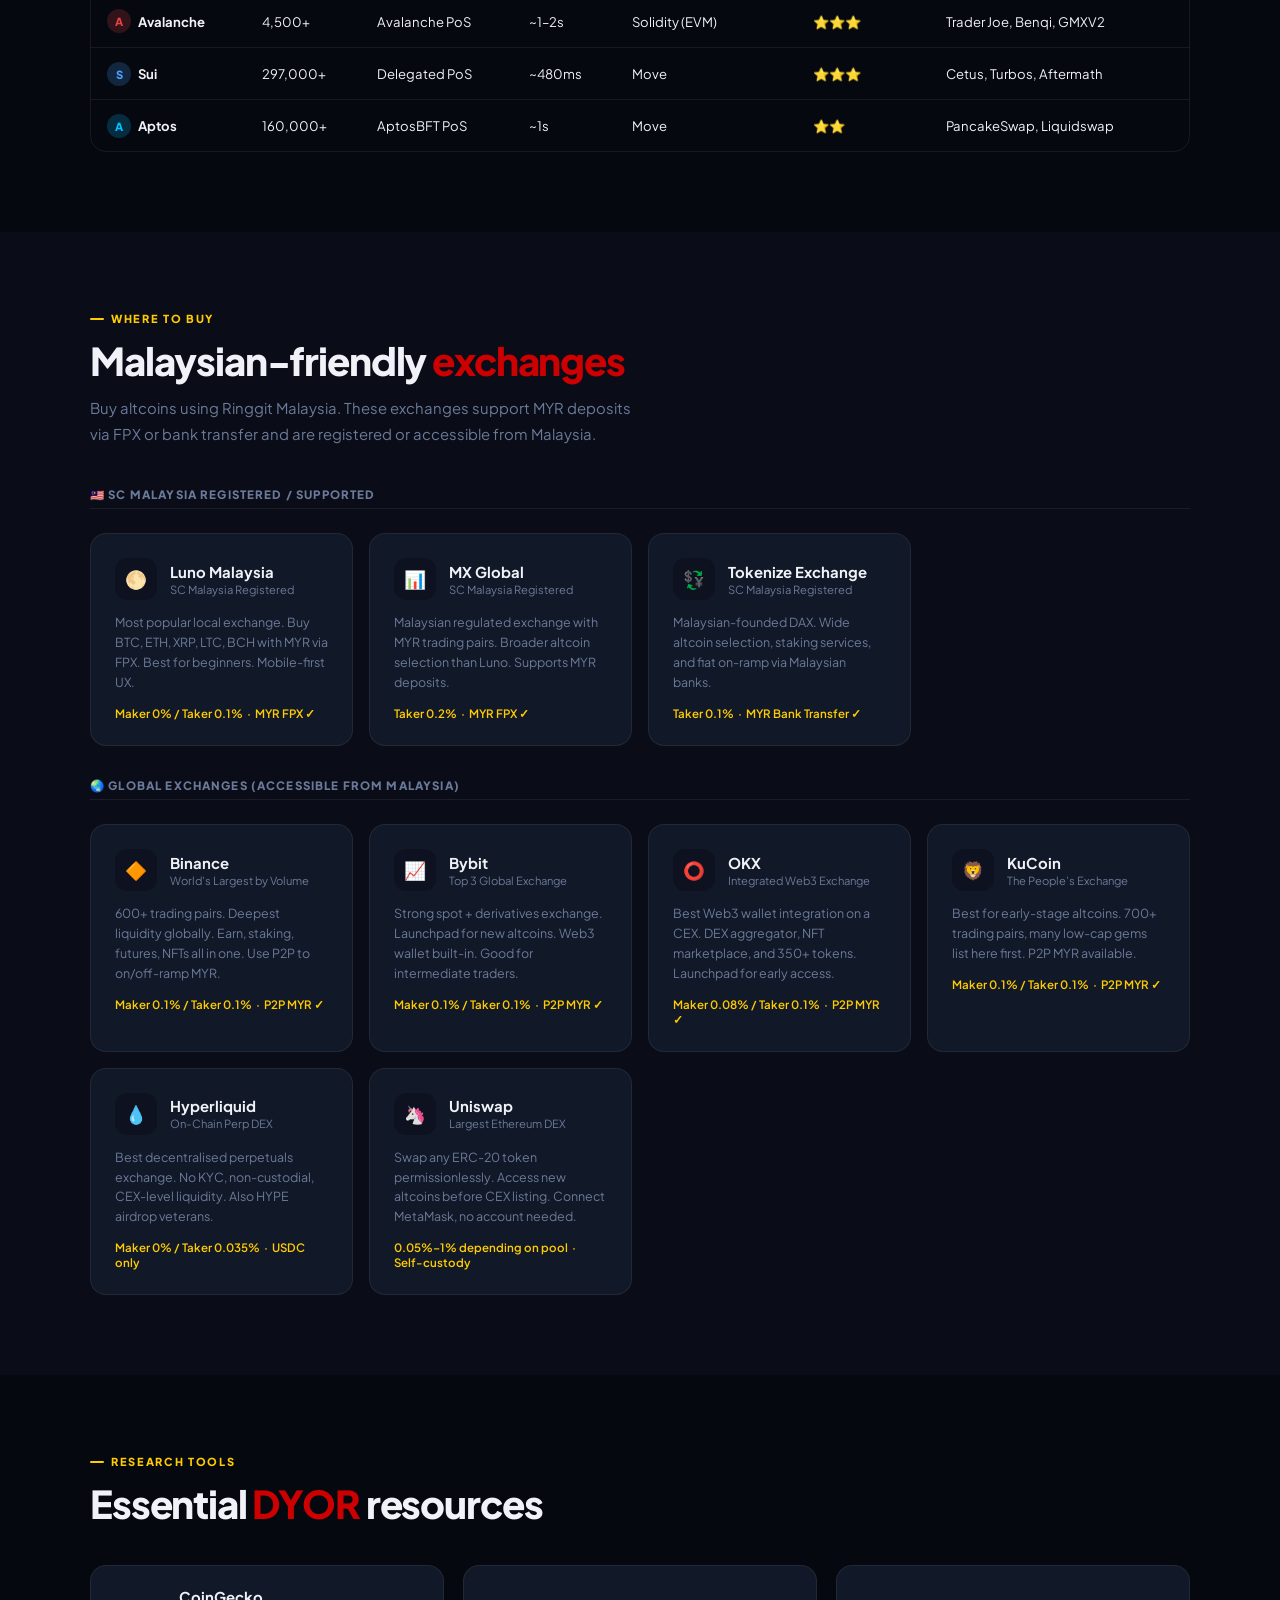
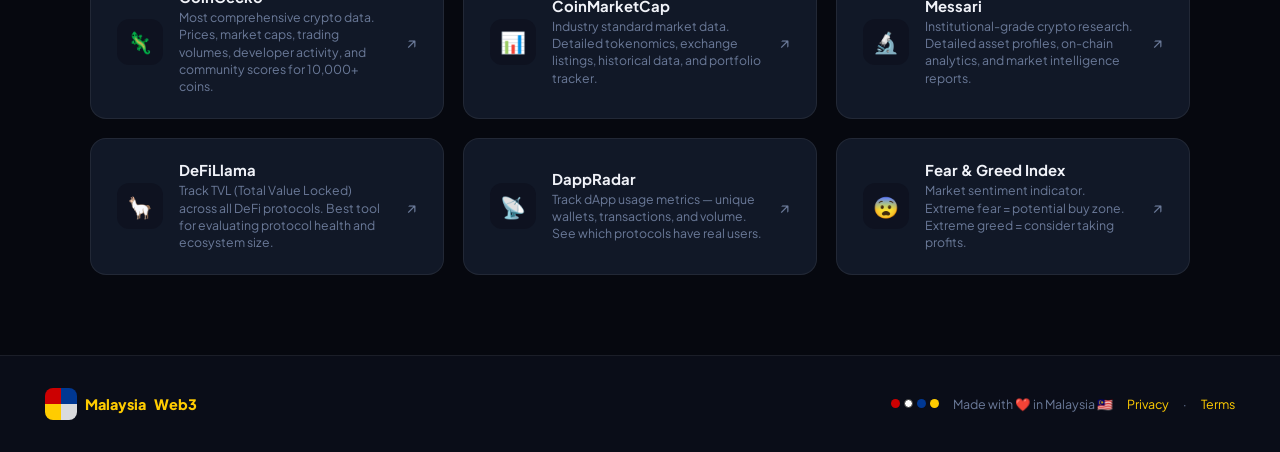
<file: altcoin.html>
<!DOCTYPE html>
<html lang="en">
<head>
<meta charset="UTF-8"><meta name="viewport" content="width=device-width,initial-scale=1">
<title>Altcoin Hub — Malaysia Web3</title>
<link rel="stylesheet" href="shared.css">
<style>
.ph-orb-1{width:650px;height:650px;background:radial-gradient(circle,rgba(204,0,1,.15) 0%,transparent 65%);top:-200px;right:-100px}
.ph-orb-2{width:500px;height:500px;background:radial-gradient(circle,rgba(0,56,147,.15) 0%,transparent 65%);bottom:-100px;left:-80px}

/* COIN TICKER */
.live-ticker{display:grid;grid-template-columns:repeat(auto-fill,minmax(180px,1fr));gap:.8rem;margin-top:2rem}
.lt-coin{background:var(--card);border:1px solid var(--border);border-radius:14px;padding:1.2rem;
transition:all .3s;cursor:pointer}
.lt-coin:hover{border-color:var(--border2);transform:translateY(-2px)}
.lt-top{display:flex;align-items:center;gap:.6rem;margin-bottom:.8rem}
.lt-ico{width:32px;height:32px;border-radius:50%;display:flex;align-items:center;justify-content:center;
font-size:.85rem;font-weight:800;flex-shrink:0}
.lt-sym{font-size:.85rem;font-weight:800}
.lt-name{font-size:.68rem;color:var(--muted)}
.lt-price{font-size:1.1rem;font-weight:800;letter-spacing:-.02em;margin-bottom:.3rem}
.lt-chg{font-size:.78rem;font-weight:700}
.lt-mcap{font-size:.65rem;color:var(--muted);margin-top:.2rem}
.up{color:#4ADE80}.dn{color:#EF4444}

/* CATEGORY FILTER */
.cat-filter{display:flex;gap:.5rem;flex-wrap:wrap;margin-bottom:2rem}
.cf-btn{padding:7px 18px;border-radius:100px;font-size:.8rem;font-weight:600;
background:transparent;border:1px solid var(--border);color:var(--muted);transition:all .2s}
.cf-btn:hover,.cf-btn.on{background:rgba(204,0,1,.1);border-color:rgba(204,0,1,.25);color:#FF7070}

/* ALTCOIN CARDS */
.alt-grid{display:grid;grid-template-columns:repeat(auto-fill,minmax(280px,1fr));gap:1.1rem}
.alt-card{background:var(--card);border:1px solid var(--border);border-radius:18px;padding:1.7rem;
transition:all .3s;position:relative;overflow:hidden}
.alt-card:hover{border-color:var(--border2);transform:translateY(-3px)}
.alt-card::after{content:'';position:absolute;bottom:0;left:0;right:0;height:3px;
transform:scaleX(0);transition:transform .3s;transform-origin:left}
.alt-card:hover::after{transform:scaleX(1)}
.alt-card.ac-eth::after{background:linear-gradient(90deg,#627EEA,#8A9EEA)}
.alt-card.ac-sol::after{background:linear-gradient(90deg,#9945FF,#14F195)}
.alt-card.ac-bnb::after{background:linear-gradient(90deg,#F0B90B,#FFD400)}
.alt-card.ac-matic::after{background:linear-gradient(90deg,#8247E5,#A97BF0)}
.alt-card.ac-avax::after{background:linear-gradient(90deg,#E84142,#FF6B6B)}
.alt-card.ac-dot::after{background:linear-gradient(90deg,#E6007A,#FF4DB2)}
.alt-card.ac-ada::after{background:linear-gradient(90deg,#0033AD,#3366FF)}
.alt-card.ac-link::after{background:linear-gradient(90deg,#375BD2,#6B8CE8)}
.alt-card.ac-arb::after{background:linear-gradient(90deg,#1B4ADD,#4D7AFF)}
.alt-card.ac-op::after{background:linear-gradient(90deg,#FF0420,#FF6B7A)}
.alt-card.ac-sui::after{background:linear-gradient(90deg,#4DA2FF,#90C9FF)}
.alt-card.ac-apt::after{background:linear-gradient(90deg,#00C2FF,#00FFCC)}
.alt-top{display:flex;justify-content:space-between;align-items:flex-start;margin-bottom:1rem}
.alt-left{display:flex;align-items:center;gap:.8rem}
.alt-logo{width:42px;height:42px;border-radius:50%;display:flex;align-items:center;justify-content:center;font-size:1.1rem;font-weight:800;flex-shrink:0;background:var(--bg3)}
.alt-coin-name{font-size:.95rem;font-weight:700}
.alt-coin-sym{font-size:.72rem;color:var(--muted);margin-top:1px}
.alt-price-col{text-align:right}
.alt-price{font-size:1.05rem;font-weight:800;letter-spacing:-.02em}
.alt-chg-badge{display:inline-block;padding:3px 8px;border-radius:100px;font-size:.68rem;font-weight:700;margin-top:3px}
.alt-chg-badge.up{background:rgba(74,222,128,.1);color:#4ADE80}
.alt-chg-badge.dn{background:rgba(239,68,68,.1);color:#F87171}
.alt-desc{font-size:.8rem;color:var(--muted);line-height:1.65;margin-bottom:1rem}
.alt-stats{display:flex;gap:1.2rem;flex-wrap:wrap;margin-bottom:.9rem}
.as-item .v{font-size:.82rem;font-weight:700}
.as-item .l{font-size:.62rem;color:var(--muted);text-transform:uppercase;letter-spacing:.05em}
.alt-tags{display:flex;gap:.4rem;flex-wrap:wrap}

/* COMPARISON TABLE */
.comp-wrap{overflow-x:auto;border:1px solid var(--border);border-radius:16px;margin-top:2rem}
.comp-table{width:100%;border-collapse:collapse;font-size:.82rem;min-width:700px}
.comp-table th{padding:.8rem 1rem;text-align:left;font-size:.66rem;font-weight:800;
text-transform:uppercase;letter-spacing:.08em;color:var(--muted);border-bottom:1px solid var(--border);
background:var(--bg3);white-space:nowrap}
.comp-table td{padding:.85rem 1rem;border-bottom:1px solid var(--border);vertical-align:middle}
.comp-table tr:last-child td{border-bottom:none}
.comp-table tr:hover td{background:rgba(255,255,255,.015)}
.cn{display:flex;align-items:center;gap:7px;font-weight:700}
.ci{width:24px;height:24px;border-radius:50%;display:flex;align-items:center;justify-content:center;font-size:.7rem;font-weight:800;flex-shrink:0;background:var(--bg3)}

/* EXCHANGE SECTION */
.exch-grid{display:grid;grid-template-columns:repeat(auto-fill,minmax(260px,1fr));gap:1rem;margin-top:1.5rem}
.exch-card{background:var(--card);border:1px solid var(--border);border-radius:16px;padding:1.5rem;
transition:all .3s;text-decoration:none;color:var(--text);display:block}
.exch-card:hover{border-color:var(--border2);transform:translateY(-2px)}
.exch-top{display:flex;align-items:center;gap:.8rem;margin-bottom:.8rem}
.exch-logo{width:42px;height:42px;border-radius:12px;font-size:1.1rem;
display:flex;align-items:center;justify-content:center;background:var(--bg3)}
.exch-name{font-size:.93rem;font-weight:700}
.exch-type{font-size:.7rem;color:var(--muted);margin-top:1px}
.exch-desc{font-size:.78rem;color:var(--muted);line-height:1.6;margin-bottom:.8rem}
.exch-fees{font-size:.72rem;font-weight:600;color:var(--gold)}

/* INVESTMENT NOTE */
.inv-note{background:rgba(204,0,1,.06);border:1px solid rgba(204,0,1,.15);border-radius:14px;padding:1.4rem 1.6rem;margin-bottom:2rem}
.inv-note h3{font-size:.9rem;font-weight:700;color:#FF7070;margin-bottom:.5rem}
.inv-note p{font-size:.8rem;color:var(--muted);line-height:1.65}
</style>
</head>
<body>
<nav id="nav">
  <a href="index.html" class="logo"><div class="logo-mark"><s></s><s></s><s></s><s></s></div>Malaysia<em>Web3</em></a>
  <ul class="nav-links">
    <li><a href="airdrop.html">Airdrops</a></li><li><a href="defi.html">DeFi</a></li>
    <li><a href="nft.html">NFT</a></li><li><a href="bitcoin.html">Bitcoin</a></li><li><a href="altcoin.html" class="active">Altcoins</a></li>
  </ul>
  <div class="nav-r"><button class="btn-ghost">Sign In</button><button class="btn-cta">Join Free 🇲🇾</button></div>
  <button class="hamburger" onclick="document.getElementById('mob').classList.toggle('open')">☰</button>
</nav>
<div class="mob-nav" id="mob">
  <a href="airdrop.html">🪂 Airdrops</a><a href="defi.html">⚡ DeFi</a><a href="nft.html">🎨 NFT</a><a href="bitcoin.html">₿ Bitcoin</a><a href="altcoin.html">🚀 Altcoins</a>
  <div class="mob-btns"><button class="btn-ghost" style="width:100%">Sign In</button><button class="btn-cta" style="width:100%;padding:11px">Join Free 🇲🇾</button></div>
</div>

<div class="page-hero">
  <div class="ph-orb ph-orb-1"></div><div class="ph-orb ph-orb-2"></div>
  <div class="page-hero-inner">
    <div class="page-hero-lbl">🚀 Altcoin Hub</div>
    <h1 class="page-hero-h1">Explore the<br><em style="color:var(--red)">altcoin</em> universe —<br><span style="color:var(--gold)">beyond Bitcoin</span></h1>
    <p class="page-hero-sub">Altcoins — any cryptocurrency that isn't Bitcoin — power smart contracts, DeFi, gaming, AI, and more. Discover the leading projects, understand what makes each unique, and find where to trade them safely from Malaysia.</p>
    <div style="display:flex;gap:10px;flex-wrap:wrap;margin-top:2rem">
      <a href="#coins" class="btn-primary">🔍 Explore Coins</a>
      <a href="#exchanges" class="btn-outline">🏪 Malaysian Exchanges</a>
    </div>
  </div>
</div>

<!-- LIVE PRICES -->
<section class="sec" style="padding-top:3rem;padding-bottom:2rem">
  <div class="wrap">
    <div class="sec-lbl rv" style="margin-bottom:1rem">Live Prices (RM)</div>
    <div class="inv-note rv">
      <h3>⚠️ Investment Risk Disclaimer</h3>
      <p>Altcoins are highly speculative and can lose 90%+ of their value. This page is educational information only — not financial advice. Malaysian investors are governed by SC Malaysia guidelines. Always invest only what you can afford to lose completely. Consult a licensed financial advisor before making investment decisions.</p>
    </div>
    <div class="live-ticker" id="priceTicker"></div>
  </div>
</section>

<!-- ALTCOIN OVERVIEW -->
<section class="sec sec-alt" id="coins">
  <div class="wrap">
    <div class="sec-head rv">
      <div class="sec-lbl">Top Altcoins</div>
      <h2 class="sec-h2">Know what you're <em>investing</em> in</h2>
      <p class="sec-sub">Understanding a project's purpose, technology, and tokenomics is the foundation of any investment decision. DYOR — Do Your Own Research.</p>
    </div>
    <div class="cat-filter rv">
      <button class="cf-btn on" onclick="filterAlts('all',this)">All</button>
      <button class="cf-btn" onclick="filterAlts('L1',this)">Layer 1</button>
      <button class="cf-btn" onclick="filterAlts('L2',this)">Layer 2</button>
      <button class="cf-btn" onclick="filterAlts('DeFi',this)">DeFi</button>
      <button class="cf-btn" onclick="filterAlts('AI',this)">AI</button>
      <button class="cf-btn" onclick="filterAlts('Gaming',this)">GameFi</button>
    </div>
    <div class="alt-grid" id="altGrid"></div>
  </div>
</section>

<!-- COMPARISON TABLE -->
<section class="sec">
  <div class="wrap">
    <div class="sec-head rv">
      <div class="sec-lbl">Side-by-Side Comparison</div>
      <h2 class="sec-h2">Top <em>L1s</em> compared</h2>
    </div>
    <div class="comp-wrap rv d1">
      <table class="comp-table">
        <thead>
          <tr><th>Network</th><th>TPS</th><th>Consensus</th><th>Finality</th><th>Smart Contracts</th><th>Ecosystem</th><th>Notable DApps</th></tr>
        </thead>
        <tbody>
          <tr><td><div class="cn"><div class="ci" style="background:rgba(98,126,234,.2);color:#627EEA">Ξ</div>Ethereum</div></td><td>~30 (L1)</td><td>Proof of Stake</td><td>~15 min</td><td>Solidity / Vyper</td><td>⭐⭐⭐⭐⭐</td><td>Uniswap, Aave, OpenSea</td></tr>
          <tr><td><div class="cn"><div class="ci" style="background:rgba(153,69,255,.2);color:#9945FF">◎</div>Solana</div></td><td>65,000+</td><td>PoH + PoS</td><td>~400ms</td><td>Rust / Anchor</td><td>⭐⭐⭐⭐</td><td>Raydium, Magic Eden, Tensor</td></tr>
          <tr><td><div class="cn"><div class="ci" style="background:rgba(240,185,11,.2);color:#F0B90B">B</div>BNB Chain</div></td><td>2,000+</td><td>PoSA</td><td>~3s</td><td>Solidity (EVM)</td><td>⭐⭐⭐⭐</td><td>PancakeSwap, Venus, Alpaca</td></tr>
          <tr><td><div class="cn"><div class="ci" style="background:rgba(130,71,229,.2);color:#8247E5">▲</div>Polygon</div></td><td>7,000+</td><td>PoS + zkEVM</td><td>~2s</td><td>Solidity (EVM)</td><td>⭐⭐⭐⭐</td><td>QuickSwap, Lens Protocol</td></tr>
          <tr><td><div class="cn"><div class="ci" style="background:rgba(232,65,66,.2);color:#E84142">A</div>Avalanche</div></td><td>4,500+</td><td>Avalanche PoS</td><td>~1–2s</td><td>Solidity (EVM)</td><td>⭐⭐⭐</td><td>Trader Joe, Benqi, GMXV2</td></tr>
          <tr><td><div class="cn"><div class="ci" style="background:rgba(77,162,255,.2);color:#4DA2FF">S</div>Sui</div></td><td>297,000+</td><td>Delegated PoS</td><td>~480ms</td><td>Move</td><td>⭐⭐⭐</td><td>Cetus, Turbos, Aftermath</td></tr>
          <tr><td><div class="cn"><div class="ci" style="background:rgba(0,194,255,.2);color:#00C2FF">A</div>Aptos</div></td><td>160,000+</td><td>AptosBFT PoS</td><td>~1s</td><td>Move</td><td>⭐⭐</td><td>PancakeSwap, Liquidswap</td></tr>
        </tbody>
      </table>
    </div>
  </div>
</section>

<!-- EXCHANGES -->
<section class="sec sec-alt" id="exchanges">
  <div class="wrap">
    <div class="sec-head rv">
      <div class="sec-lbl">Where to Buy</div>
      <h2 class="sec-h2">Malaysian-friendly <em>exchanges</em></h2>
      <p class="sec-sub">Buy altcoins using Ringgit Malaysia. These exchanges support MYR deposits via FPX or bank transfer and are registered or accessible from Malaysia.</p>
    </div>
    <div style="margin-bottom:2rem">
      <div style="font-size:.72rem;font-weight:800;text-transform:uppercase;letter-spacing:.1em;color:var(--muted);margin-bottom:.9rem;padding-bottom:.4rem;border-bottom:1px solid var(--border)" class="rv">🇲🇾 SC Malaysia Registered / Supported</div>
      <div class="exch-grid">
        <a href="https://luno.com/my" target="_blank" class="exch-card rv d1">
          <div class="exch-top"><div class="exch-logo">🌕</div><div><div class="exch-name">Luno Malaysia</div><div class="exch-type">SC Malaysia Registered</div></div></div>
          <p class="exch-desc">Most popular local exchange. Buy BTC, ETH, XRP, LTC, BCH with MYR via FPX. Best for beginners. Mobile-first UX.</p>
          <div class="exch-fees">Maker 0% / Taker 0.1% &nbsp;·&nbsp; MYR FPX ✓</div>
        </a>
        <a href="https://mxglobal.com.my" target="_blank" class="exch-card rv d2">
          <div class="exch-top"><div class="exch-logo">📊</div><div><div class="exch-name">MX Global</div><div class="exch-type">SC Malaysia Registered</div></div></div>
          <p class="exch-desc">Malaysian regulated exchange with MYR trading pairs. Broader altcoin selection than Luno. Supports MYR deposits.</p>
          <div class="exch-fees">Taker 0.2% &nbsp;·&nbsp; MYR FPX ✓</div>
        </a>
        <a href="https://tokenize.exchange" target="_blank" class="exch-card rv d3">
          <div class="exch-top"><div class="exch-logo">💱</div><div><div class="exch-name">Tokenize Exchange</div><div class="exch-type">SC Malaysia Registered</div></div></div>
          <p class="exch-desc">Malaysian-founded DAX. Wide altcoin selection, staking services, and fiat on-ramp via Malaysian banks.</p>
          <div class="exch-fees">Taker 0.1% &nbsp;·&nbsp; MYR Bank Transfer ✓</div>
        </a>
      </div>
    </div>
    <div>
      <div style="font-size:.72rem;font-weight:800;text-transform:uppercase;letter-spacing:.1em;color:var(--muted);margin-bottom:.9rem;padding-bottom:.4rem;border-bottom:1px solid var(--border)" class="rv">🌏 Global Exchanges (Accessible from Malaysia)</div>
      <div class="exch-grid">
        <a href="https://binance.com" target="_blank" class="exch-card rv d1">
          <div class="exch-top"><div class="exch-logo">🔶</div><div><div class="exch-name">Binance</div><div class="exch-type">World's Largest by Volume</div></div></div>
          <p class="exch-desc">600+ trading pairs. Deepest liquidity globally. Earn, staking, futures, NFTs all in one. Use P2P to on/off-ramp MYR.</p>
          <div class="exch-fees">Maker 0.1% / Taker 0.1% &nbsp;·&nbsp; P2P MYR ✓</div>
        </a>
        <a href="https://bybit.com" target="_blank" class="exch-card rv d2">
          <div class="exch-top"><div class="exch-logo">📈</div><div><div class="exch-name">Bybit</div><div class="exch-type">Top 3 Global Exchange</div></div></div>
          <p class="exch-desc">Strong spot + derivatives exchange. Launchpad for new altcoins. Web3 wallet built-in. Good for intermediate traders.</p>
          <div class="exch-fees">Maker 0.1% / Taker 0.1% &nbsp;·&nbsp; P2P MYR ✓</div>
        </a>
        <a href="https://okx.com" target="_blank" class="exch-card rv d3">
          <div class="exch-top"><div class="exch-logo">⭕</div><div><div class="exch-name">OKX</div><div class="exch-type">Integrated Web3 Exchange</div></div></div>
          <p class="exch-desc">Best Web3 wallet integration on a CEX. DEX aggregator, NFT marketplace, and 350+ tokens. Launchpad for early access.</p>
          <div class="exch-fees">Maker 0.08% / Taker 0.1% &nbsp;·&nbsp; P2P MYR ✓</div>
        </a>
        <a href="https://kucoin.com" target="_blank" class="exch-card rv d1">
          <div class="exch-top"><div class="exch-logo">🦁</div><div><div class="exch-name">KuCoin</div><div class="exch-type">The People's Exchange</div></div></div>
          <p class="exch-desc">Best for early-stage altcoins. 700+ trading pairs, many low-cap gems list here first. P2P MYR available.</p>
          <div class="exch-fees">Maker 0.1% / Taker 0.1% &nbsp;·&nbsp; P2P MYR ✓</div>
        </a>
        <a href="https://app.hyperliquid.xyz" target="_blank" class="exch-card rv d2">
          <div class="exch-top"><div class="exch-logo">💧</div><div><div class="exch-name">Hyperliquid</div><div class="exch-type">On-Chain Perp DEX</div></div></div>
          <p class="exch-desc">Best decentralised perpetuals exchange. No KYC, non-custodial, CEX-level liquidity. Also HYPE airdrop veterans.</p>
          <div class="exch-fees">Maker 0% / Taker 0.035% &nbsp;·&nbsp; USDC only</div>
        </a>
        <a href="https://app.uniswap.org" target="_blank" class="exch-card rv d3">
          <div class="exch-top"><div class="exch-logo">🦄</div><div><div class="exch-name">Uniswap</div><div class="exch-type">Largest Ethereum DEX</div></div></div>
          <p class="exch-desc">Swap any ERC-20 token permissionlessly. Access new altcoins before CEX listing. Connect MetaMask, no account needed.</p>
          <div class="exch-fees">0.05%–1% depending on pool &nbsp;·&nbsp; Self-custody</div>
        </a>
      </div>
    </div>
  </div>
</section>

<!-- PORTFOLIO BUILDER -->
<section class="sec">
  <div class="wrap">
    <div class="sec-head rv">
      <div class="sec-lbl">Research Tools</div>
      <h2 class="sec-h2">Essential <em>DYOR</em> resources</h2>
    </div>
    <div class="grid-3">
      <a href="https://coingecko.com" target="_blank" class="lnk-card rv d1"><div class="lnk-icon">🦎</div><div><div class="lnk-name">CoinGecko</div><div class="lnk-desc">Most comprehensive crypto data. Prices, market caps, trading volumes, developer activity, and community scores for 10,000+ coins.</div></div><div class="lnk-arrow">↗</div></a>
      <a href="https://coinmarketcap.com" target="_blank" class="lnk-card rv d2"><div class="lnk-icon">📊</div><div><div class="lnk-name">CoinMarketCap</div><div class="lnk-desc">Industry standard market data. Detailed tokenomics, exchange listings, historical data, and portfolio tracker.</div></div><div class="lnk-arrow">↗</div></a>
      <a href="https://messari.io" target="_blank" class="lnk-card rv d3"><div class="lnk-icon">🔬</div><div><div class="lnk-name">Messari</div><div class="lnk-desc">Institutional-grade crypto research. Detailed asset profiles, on-chain analytics, and market intelligence reports.</div></div><div class="lnk-arrow">↗</div></a>
      <a href="https://defillama.com" target="_blank" class="lnk-card rv d1"><div class="lnk-icon">🦙</div><div><div class="lnk-name">DeFiLlama</div><div class="lnk-desc">Track TVL (Total Value Locked) across all DeFi protocols. Best tool for evaluating protocol health and ecosystem size.</div></div><div class="lnk-arrow">↗</div></a>
      <a href="https://dappradar.com" target="_blank" class="lnk-card rv d2"><div class="lnk-icon">📡</div><div><div class="lnk-name">DappRadar</div><div class="lnk-desc">Track dApp usage metrics — unique wallets, transactions, and volume. See which protocols have real users.</div></div><div class="lnk-arrow">↗</div></a>
      <a href="https://alternative.me/crypto/fear-and-greed-index" target="_blank" class="lnk-card rv d3"><div class="lnk-icon">😨</div><div><div class="lnk-name">Fear & Greed Index</div><div class="lnk-desc">Market sentiment indicator. Extreme fear = potential buy zone. Extreme greed = consider taking profits.</div></div><div class="lnk-arrow">↗</div></a>
    </div>
  </div>
</section>

<footer class="foot">
  <a href="index.html" class="foot-logo"><div class="logo-mark"><s></s><s></s><s></s><s></s></div>Malaysia<em style="font-style:normal;color:var(--gold)">Web3</em></a>
  <div style="display:flex;align-items:center;gap:14px;flex-wrap:wrap">
    <div class="flag-dots"><div class="fd" style="background:#CC0001"></div><div class="fd" style="background:#fff;border:1px solid #333"></div><div class="fd" style="background:#003893"></div><div class="fd" style="background:#FFCC00"></div></div>
    <span>Made with ❤️ in Malaysia 🇲🇾</span><a href="#">Privacy</a> · <a href="#">Terms</a>
  </div>
</footer>

<script>
window.addEventListener('scroll',()=>{document.getElementById('nav').style.background=window.scrollY>60?'rgba(6,8,15,.96)':'rgba(6,8,15,.8)'});
const obs=new IntersectionObserver(es=>{es.forEach(e=>{if(e.isIntersecting){e.target.classList.add('in');obs.unobserve(e.target)}})},{threshold:.1});
document.querySelectorAll('.rv').forEach(e=>obs.observe(e));

// COINS DATA
const coins=[
  {sym:'ETH',name:'Ethereum',price:'RM 17,840',priceN:17840,chg:'+1.12',up:true,mcap:'RM 2.1T',ico:'Ξ',bg:'rgba(98,126,234,.2)',col:'#627EEA',cat:['L1','DeFi'],
   desc:'The world\'s leading smart contract platform. Ethereum powers 80% of all DeFi TVL, the largest NFT ecosystem, and hundreds of L2 networks.',
   tags:['Smart Contracts','EVM','PoS','L2 Hub'],card:'ac-eth',
   stats:[{v:'~30 L1 TPS',l:'Throughput'},{v:'$60B+',l:'TVL'},{v:'4,000+',l:'DApps'}]},
  {sym:'SOL',name:'Solana',price:'RM 753',priceN:753,chg:'+3.21',up:true,mcap:'RM 340B',ico:'◎',bg:'rgba(153,69,255,.2)',col:'#9945FF',cat:['L1'],
   desc:'High-throughput blockchain with 65K+ TPS and sub-second finality. Home to Phantom wallet, Jupiter DEX, and the fastest-growing NFT ecosystem.',
   tags:['65K TPS','Low Fees','Proof of History','Rust'],card:'ac-sol',
   stats:[{v:'65,000+',l:'TPS'},{v:'$8B+',l:'TVL'},{v:'400ms',l:'Finality'}]},
  {sym:'BNB',name:'BNB Chain',price:'RM 2,780',priceN:2780,chg:'-0.55',up:false,mcap:'RM 390B',ico:'B',bg:'rgba(240,185,11,.2)',col:'#F0B90B',cat:['L1'],
   desc:'Binance\'s blockchain. EVM-compatible with low fees. Massive retail user base across SEA including Malaysia. PancakeSwap, Venus DeFi.',
   tags:['EVM','Low Fees','CEX-backed','SEA Popular'],card:'ac-bnb',
   stats:[{v:'2,000+',l:'TPS'},{v:'$5B+',l:'TVL'},{v:'RM ~0.01',l:'Avg Fee'}]},
  {sym:'MATIC',name:'Polygon',price:'RM 1.42',priceN:1.42,chg:'+4.10',up:true,mcap:'RM 12B',ico:'▲',bg:'rgba(130,71,229,.2)',col:'#8247E5',cat:['L2'],
   desc:'Ethereum scaling network — now pivoting to Polygon 2.0 with a ZK-powered L2. Bridges Ethereum to faster, cheaper transactions.',
   tags:['Ethereum L2','zkEVM','Low Fees','POL Token'],card:'ac-matic',
   stats:[{v:'7,000+',l:'TPS'},{v:'~0.001$',l:'Avg Fee'},{v:'$1B+',l:'TVL'}]},
  {sym:'ARB',name:'Arbitrum',price:'RM 3.15',priceN:3.15,chg:'+2.88',up:true,mcap:'RM 25B',ico:'A',bg:'rgba(27,74,221,.2)',col:'#1B4ADD',cat:['L2'],
   desc:'Largest Ethereum L2 by TVL. Optimistic rollup with ~1 week fraud proof window. Home to GMX, Camelot, Pendle, and dozens of DeFi protocols.',
   tags:['Optimistic Rollup','Ethereum L2','Largest TVL','ARB DAO'],card:'ac-arb',
   stats:[{v:'~40K',l:'TPS'},{v:'$15B+',l:'TVL'},{v:'$0.05',l:'Avg Fee'}]},
  {sym:'OP',name:'Optimism',price:'RM 7.84',priceN:7.84,chg:'-1.22',up:false,mcap:'RM 18B',ico:'O',bg:'rgba(255,4,32,.2)',col:'#FF0420',cat:['L2'],
   desc:'Ethereum L2 powering the Superchain. Coinbase\'s Base is built on the OP Stack. Retroactive public goods funding model via RetroPGF.',
   tags:['OP Stack','Superchain','RetroPGF','Ethereum L2'],card:'ac-op',
   stats:[{v:'~2,000',l:'TPS'},{v:'$8B+',l:'TVL'},{v:'$0.03',l:'Avg Fee'}]},
  {sym:'AVAX',name:'Avalanche',price:'RM 178',priceN:178,chg:'+1.67',up:true,mcap:'RM 72B',ico:'A',bg:'rgba(232,65,66,.2)',col:'#E84142',cat:['L1'],
   desc:'Three-chain architecture (X/C/P chains). Sub-2 second finality. Subnet model enables custom blockchains secured by AVAX validators.',
   tags:['Subnets','EVM C-Chain','1s Finality','Avalanche9000'],card:'ac-avax',
   stats:[{v:'4,500+',l:'TPS'},{v:'$2B+',l:'TVL'},{v:'~$0.10',l:'Avg Fee'}]},
  {sym:'SUI',name:'Sui',price:'RM 14.20',priceN:14.20,chg:'+5.32',up:true,mcap:'RM 38B',ico:'S',bg:'rgba(77,162,255,.2)',col:'#4DA2FF',cat:['L1'],
   desc:'Move-based blockchain with parallel transaction execution. 297K+ TPS, ~480ms finality. Growing DeFi ecosystem and NFT scene.',
   tags:['Move Language','Parallel Exec','Object Model','zkLogin'],card:'ac-sui',
   stats:[{v:'297K+',l:'TPS'},{v:'$3B+',l:'TVL'},{v:'480ms',l:'Finality'}]},
  {sym:'LINK',name:'Chainlink',price:'RM 68.40',priceN:68.40,chg:'+2.15',up:true,mcap:'RM 40B',ico:'⬡',bg:'rgba(55,91,210,.2)',col:'#375BD2',cat:['DeFi'],
   desc:'Decentralised oracle network. Powers the price feeds that virtually every DeFi protocol depends on. Also offers CCIP cross-chain messaging.',
   tags:['Oracle','Price Feeds','CCIP','Data Streams'],card:'ac-link',
   stats:[{v:'1,400+',l:'Integrations'},{v:'$20T+',l:'Value Secured'},{v:'CCIP',l:'Cross-Chain'}]},
  {sym:'RENDER',name:'Render Network',price:'RM 32.10',priceN:32.10,chg:'+6.44',up:true,mcap:'RM 14B',ico:'🖥',bg:'rgba(255,100,0,.15)',col:'#FF6400',cat:['AI'],
   desc:'Decentralised GPU rendering network. Artists and studios can access distributed compute power. Growing AI workload use case.',
   tags:['GPU Compute','AI','Decentralised Render','Solana'],card:'ac-sol',
   stats:[{v:'$32M+',l:'Render Value'},{v:'Growing',l:'AI Usage'},{v:'Solana',l:'Chain'}]},
  {sym:'IMX',name:'Immutable X',price:'RM 7.60',priceN:7.60,chg:'-0.88',up:false,mcap:'RM 11B',ico:'🎮',bg:'rgba(0,200,220,.15)',col:'#00C8DC',cat:['Gaming','L2'],
   desc:'Ethereum L2 built for gaming NFTs. Zero gas fees for minting and trading. Partners with major game studios. IMX staking rewards.',
   tags:['Gaming','L2','Zero Gas NFTs','ZK Rollup'],card:'ac-sol',
   stats:[{v:'Zero',l:'Mint Gas'},{v:'200+',l:'Games'},{v:'$5B+',l:'Tx Value'}]},
  {sym:'APT',name:'Aptos',price:'RM 28.40',priceN:28.40,chg:'+1.88',up:true,mcap:'RM 11B',ico:'A',bg:'rgba(0,194,255,.2)',col:'#00C2FF',cat:['L1'],
   desc:'Move-language L1 from Meta (Facebook) alumni. Parallel execution BFT consensus. Growing DeFi ecosystem including PancakeSwap deployment.',
   tags:['Move Language','AptosBFT','Meta Alumni','Parallel Exec'],card:'ac-apt',
   stats:[{v:'160K+',l:'TPS'},{v:'$1B+',l:'TVL'},{v:'~1s',l:'Finality'}]},
];

function renderAlts(filter){
  const grid=document.getElementById('altGrid');
  const filtered=filter==='all'?coins:coins.filter(c=>c.cat.includes(filter));
  grid.innerHTML=filtered.map((c,i)=>`
  <div class="alt-card ${c.card} rv d${(i%3)+1}" data-cat="${c.cat.join(',')}">
    <div class="alt-top">
      <div class="alt-left">
        <div class="alt-logo" style="background:${c.bg};color:${c.col}">${c.ico}</div>
        <div><div class="alt-coin-name">${c.name}</div><div class="alt-coin-sym">${c.sym}</div></div>
      </div>
      <div class="alt-price-col">
        <div class="alt-price">${c.price}</div>
        <div class="alt-chg-badge ${c.up?'up':'dn'}">${c.up?'▲':'▼'} ${c.chg}%</div>
      </div>
    </div>
    <p class="alt-desc">${c.desc}</p>
    <div class="alt-stats">${c.stats.map(s=>`<div class="as-item"><div class="v">${s.v}</div><div class="l">${s.l}</div></div>`).join('')}</div>
    <div class="alt-tags">${c.tags.map(t=>`<span class="tag tag-b">${t}</span>`).join('')}</div>
  </div>`).join('');
  // re-observe new elements
  document.querySelectorAll('.alt-card.rv:not(.in)').forEach(e=>obs.observe(e));
}
renderAlts('all');

function filterAlts(cat,btn){
  document.querySelectorAll('.cf-btn').forEach(b=>b.classList.remove('on'));
  btn.classList.add('on');
  renderAlts(cat);
}

// PRICE TICKER
const tickerData=[
  {sym:'ETH',price:'RM 17,840',chg:'+1.12%',up:true,col:'#627EEA'},
  {sym:'SOL',price:'RM 753',chg:'+3.21%',up:true,col:'#9945FF'},
  {sym:'BNB',price:'RM 2,780',chg:'-0.55%',up:false,col:'#F0B90B'},
  {sym:'MATIC',price:'RM 1.42',chg:'+4.10%',up:true,col:'#8247E5'},
  {sym:'ARB',price:'RM 3.15',chg:'+2.88%',up:true,col:'#1B4ADD'},
  {sym:'AVAX',price:'RM 178',chg:'+1.67%',up:true,col:'#E84142'},
  {sym:'SUI',price:'RM 14.20',chg:'+5.32%',up:true,col:'#4DA2FF'},
  {sym:'LINK',price:'RM 68.40',chg:'+2.15%',up:true,col:'#375BD2'},
];
document.getElementById('priceTicker').innerHTML=tickerData.map(t=>`
<div class="lt-coin">
  <div class="lt-top">
    <div class="lt-ico" style="background:${t.col}22;color:${t.col}">${t.sym[0]}</div>
    <div><div class="lt-sym">${t.sym}</div><div class="lt-name">${t.sym}</div></div>
  </div>
  <div class="lt-price">${t.price}</div>
  <div class="lt-chg ${t.up?'up':'dn'}">${t.up?'▲':'▼'} ${t.chg}</div>
</div>`).join('');
</script>
</body>
</html>
</file>
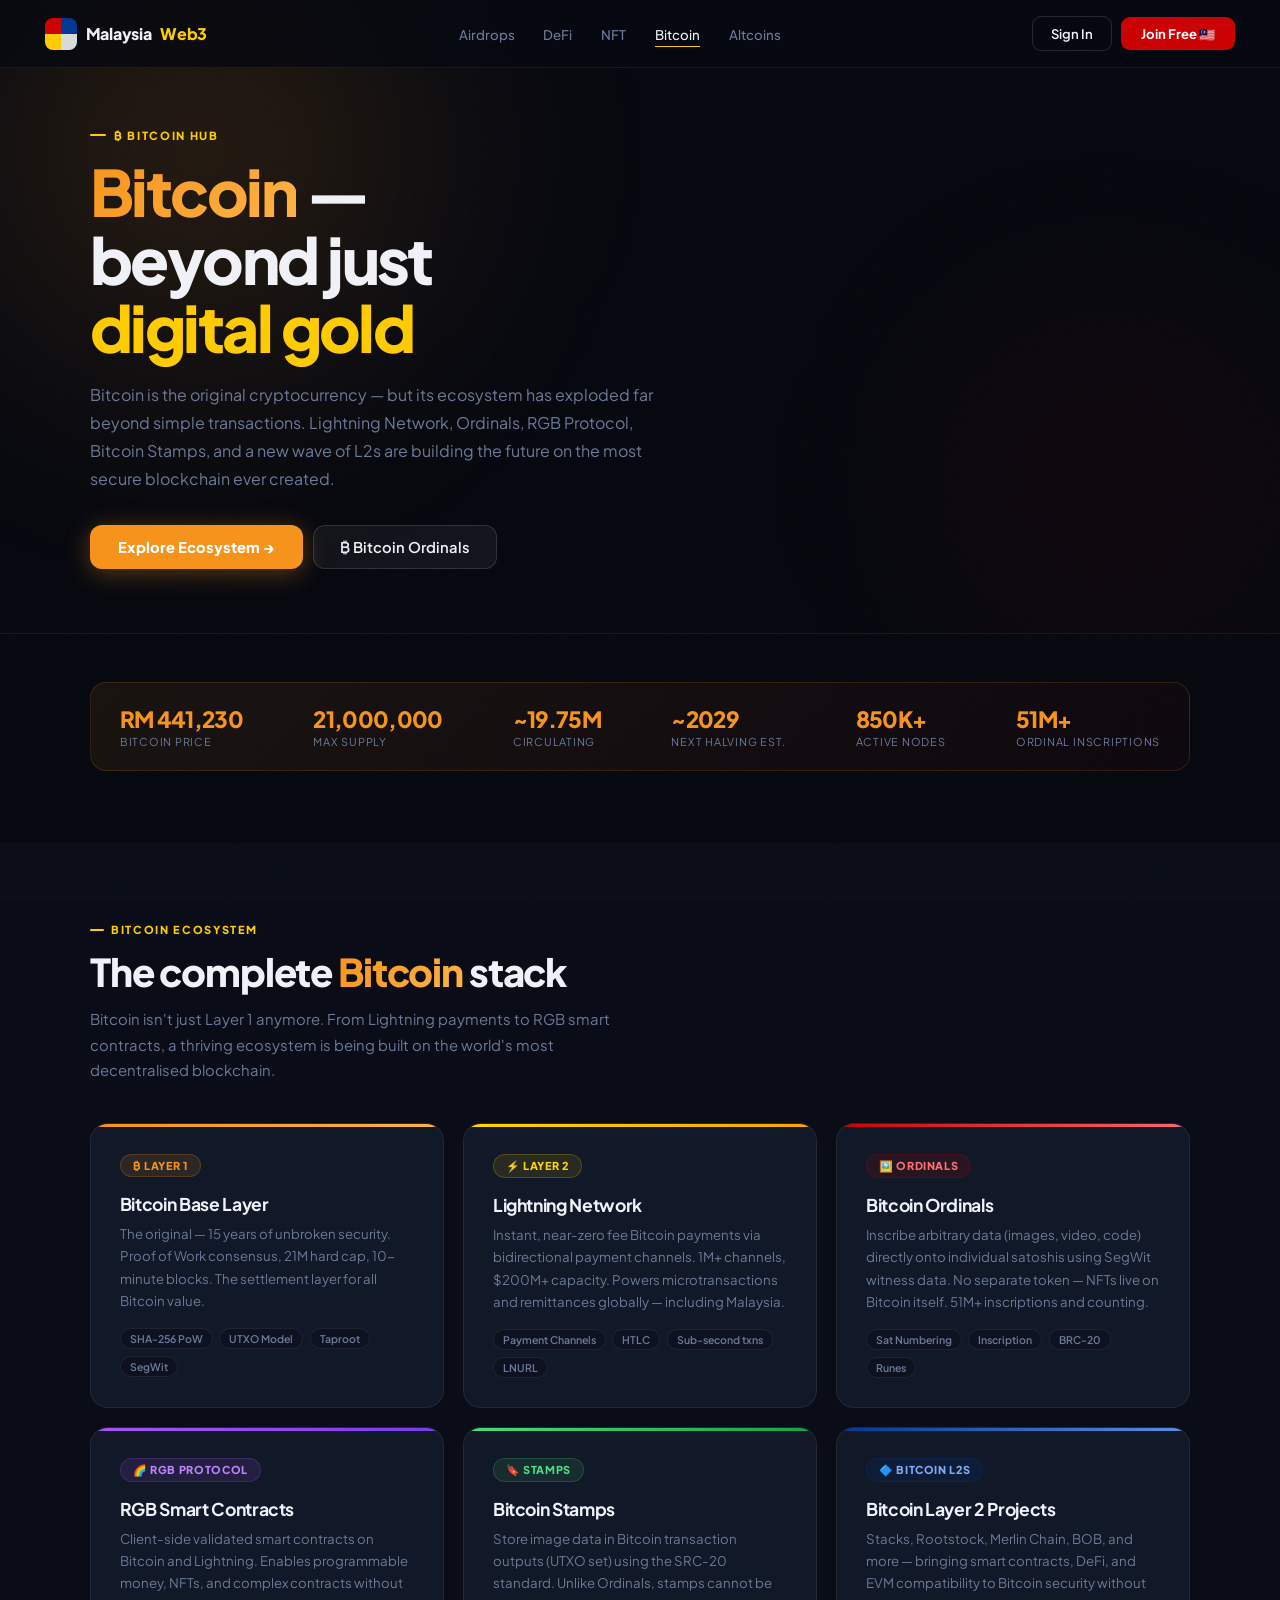
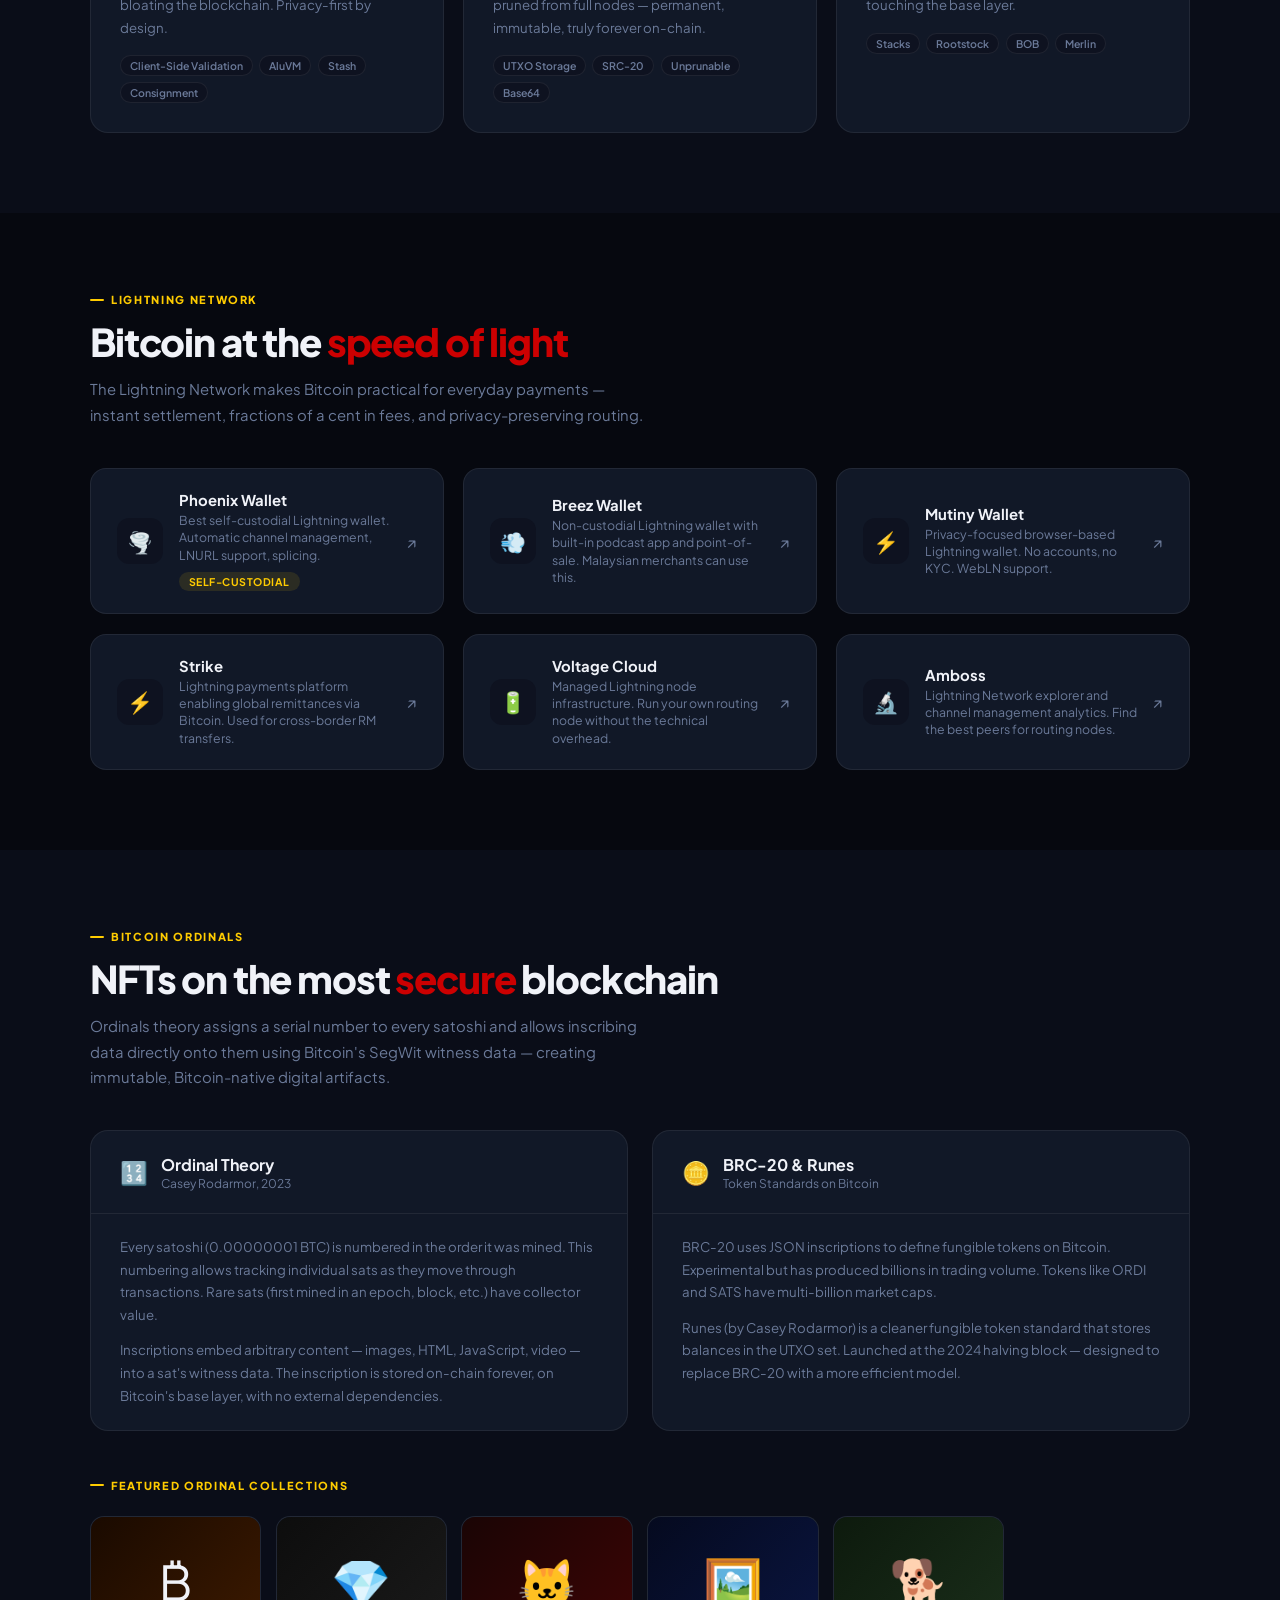
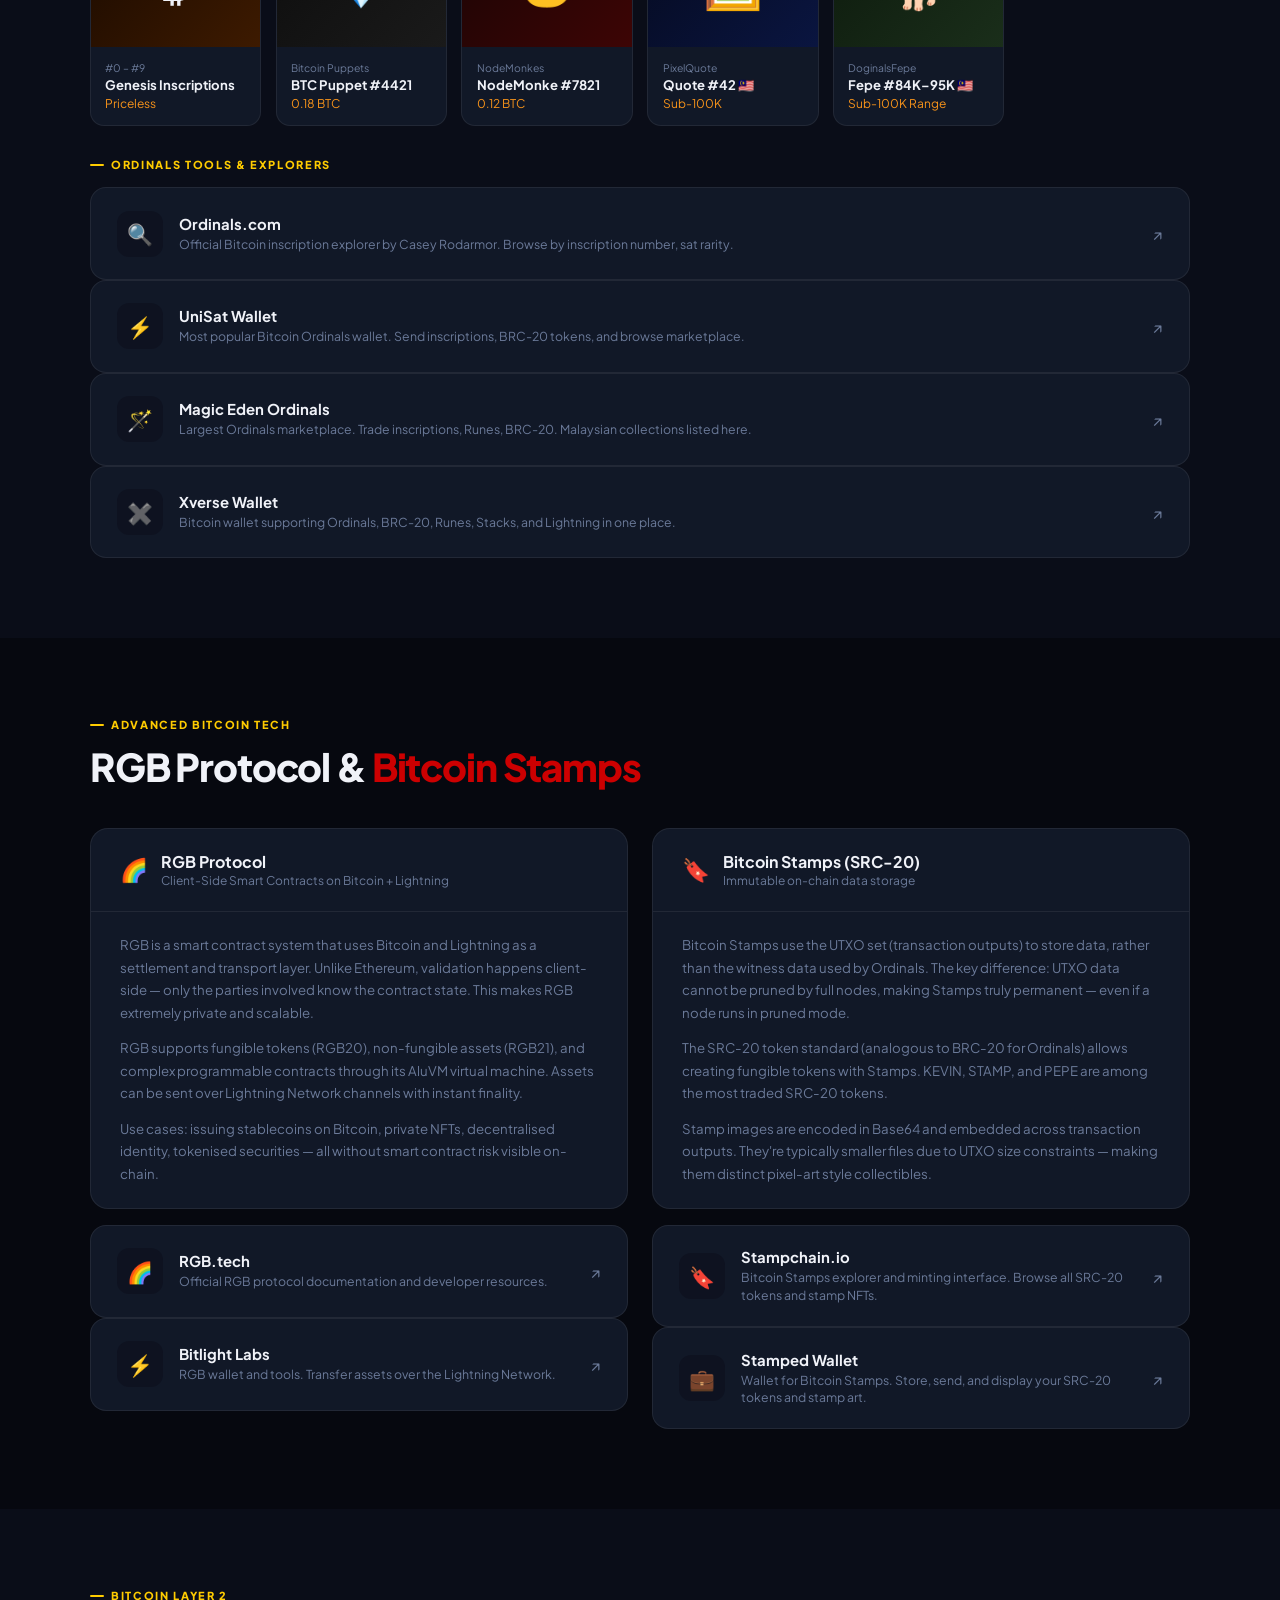
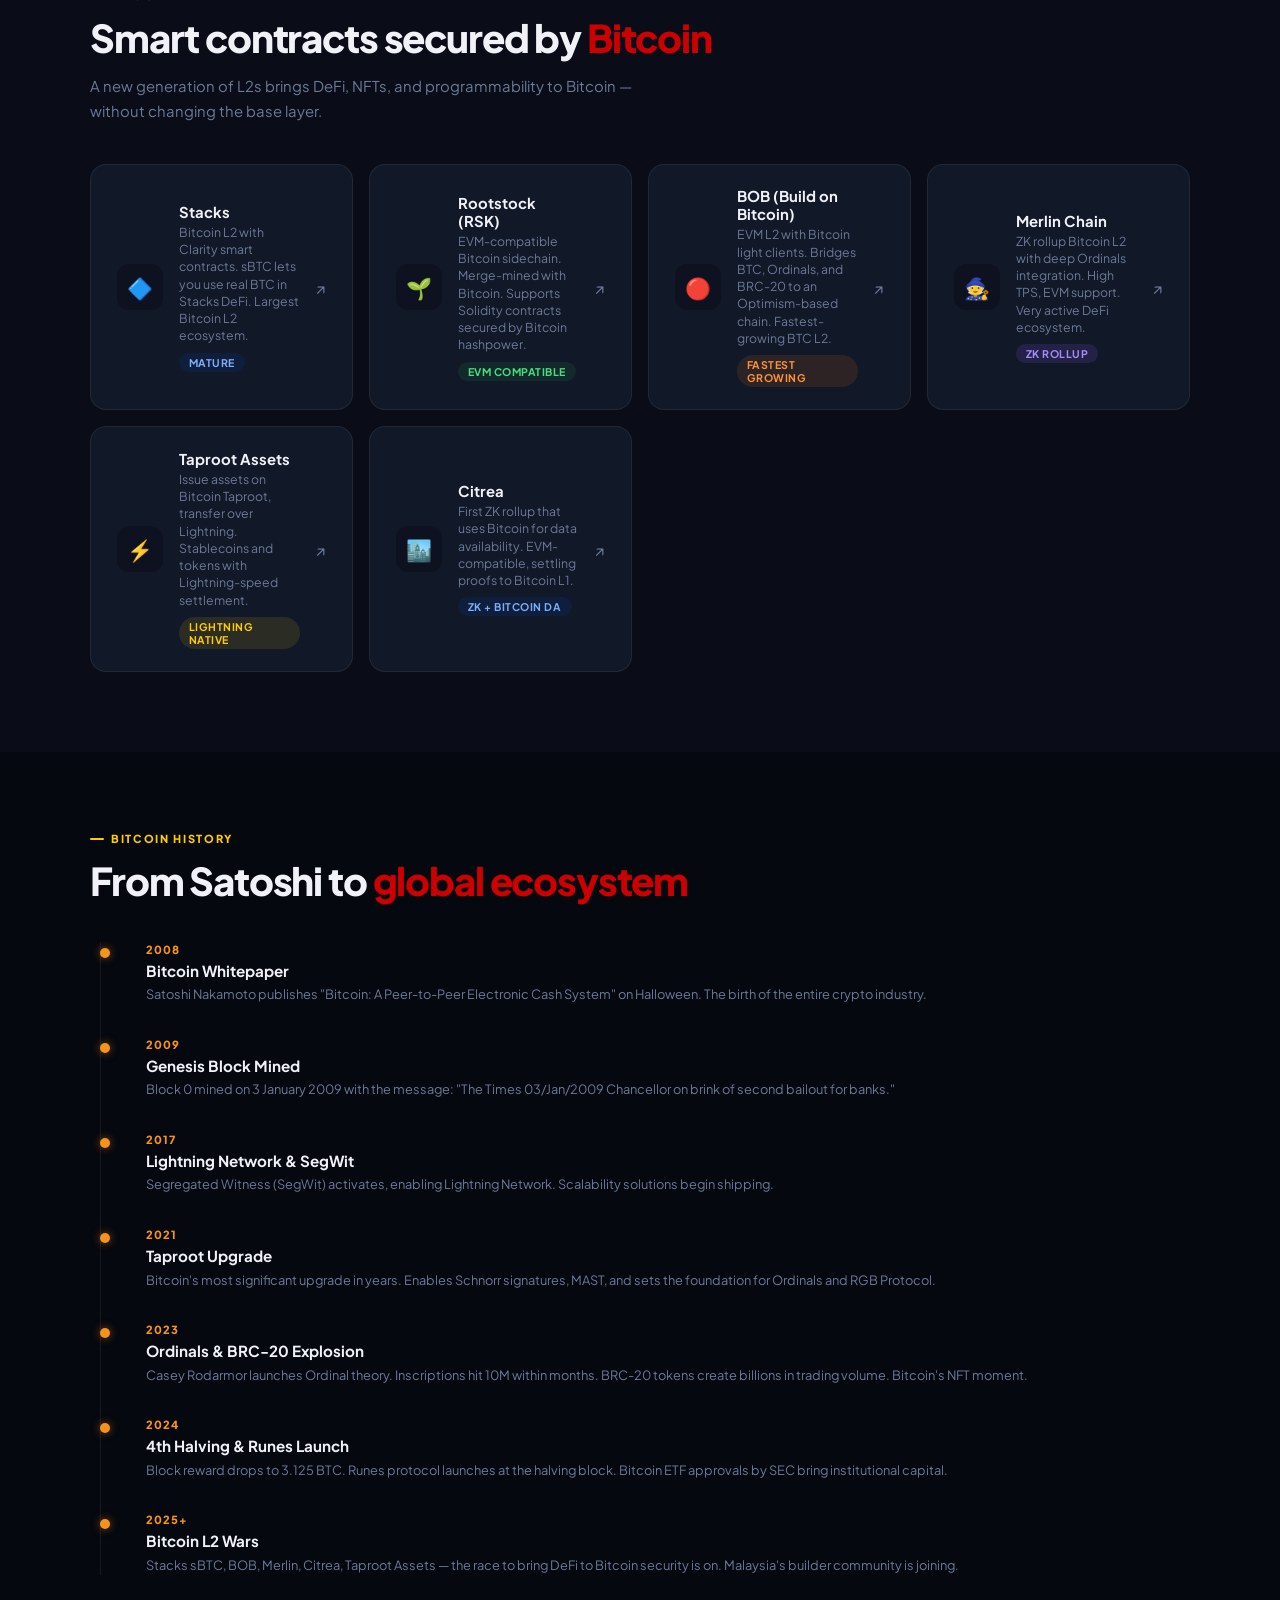
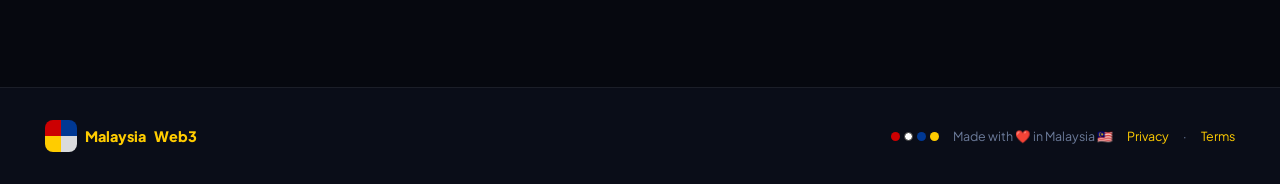
<file: bitcoin.html>
<!DOCTYPE html>
<html lang="en">
<head>
<meta charset="UTF-8"><meta name="viewport" content="width=device-width,initial-scale=1">
<title>Bitcoin Hub — Malaysia Web3</title>
<link rel="stylesheet" href="shared.css">
<style>
.ph-orb-1{width:700px;height:700px;background:radial-gradient(circle,rgba(247,147,26,.18) 0%,transparent 65%);top:-200px;left:-150px}
.ph-orb-2{width:500px;height:500px;background:radial-gradient(circle,rgba(204,0,1,.1) 0%,transparent 65%);bottom:-100px;right:-80px}
.btc-orange{color:#F7931A}
.btc-gradient{background:linear-gradient(135deg,#F7931A,#FFB347);-webkit-background-clip:text;-webkit-text-fill-color:transparent}

/* ECOSYSTEM MAP */
.eco-map{display:grid;grid-template-columns:repeat(auto-fill,minmax(280px,1fr));gap:1.2rem;margin-top:2rem}
.eco-layer{background:var(--card);border:1px solid var(--border);border-radius:18px;padding:1.8rem;
position:relative;overflow:hidden;transition:all .3s}
.eco-layer:hover{border-color:var(--border2);transform:translateY(-2px)}
.eco-layer::before{content:'';position:absolute;top:0;left:0;right:0;height:3px}
.eco-layer.l1::before{background:linear-gradient(90deg,#F7931A,#FFB347)}
.eco-layer.l2::before{background:linear-gradient(90deg,var(--blue),#5B8FE8)}
.eco-layer.ln::before{background:linear-gradient(90deg,#FFD700,#FFA500)}
.eco-layer.ord::before{background:linear-gradient(90deg,var(--red),#FF6B6B)}
.eco-layer.rgb::before{background:linear-gradient(90deg,#A855F7,#7C3AED)}
.eco-layer.st::before{background:linear-gradient(90deg,#4ADE80,#16A34A)}
.el-badge{display:inline-flex;align-items:center;gap:6px;margin-bottom:1rem;padding:4px 12px;
border-radius:100px;font-size:.68rem;font-weight:800;text-transform:uppercase;letter-spacing:.06em}
.el-badge.b1{background:rgba(247,147,26,.12);color:#F7931A;border:1px solid rgba(247,147,26,.2)}
.el-badge.b2{background:rgba(0,56,147,.15);color:#7EAEF7;border:1px solid rgba(0,56,147,.25)}
.el-badge.b3{background:rgba(255,215,0,.1);color:#FFD700;border:1px solid rgba(255,215,0,.2)}
.el-badge.b4{background:rgba(204,0,1,.12);color:#FF7070;border:1px solid rgba(204,0,1,.2)}
.el-badge.b5{background:rgba(168,85,247,.12);color:#C084FC;border:1px solid rgba(168,85,247,.2)}
.el-badge.b6{background:rgba(74,222,128,.1);color:#4ADE80;border:1px solid rgba(74,222,128,.2)}
.el-title{font-size:1.1rem;font-weight:700;margin-bottom:.5rem;letter-spacing:-.02em}
.el-desc{font-size:.83rem;color:var(--muted);line-height:1.68}
.el-pills{display:flex;flex-wrap:wrap;gap:.4rem;margin-top:1rem}
.el-pill{font-size:.66rem;font-weight:600;padding:3px 9px;border-radius:100px;
background:var(--bg3);border:1px solid var(--border);color:var(--muted)}

/* BTC PRICE TICKER */
.btc-ticker{background:linear-gradient(135deg,rgba(247,147,26,.08),rgba(204,0,1,.04));
border:1px solid rgba(247,147,26,.15);border-radius:16px;padding:1.4rem 1.8rem;
display:flex;justify-content:space-between;align-items:center;flex-wrap:wrap;gap:1rem;margin-bottom:2.5rem}
.btp-item .v{font-size:1.4rem;font-weight:800;color:#F7931A;letter-spacing:-.03em}
.btp-item .l{font-size:.68rem;color:var(--muted);text-transform:uppercase;letter-spacing:.07em;margin-top:2px}

/* ORDINALS SECTION */
.ord-grid{display:grid;grid-template-columns:repeat(auto-fill,minmax(160px,1fr));gap:.9rem;margin-top:1.5rem}
.ord-item{background:var(--card);border:1px solid var(--border);border-radius:14px;overflow:hidden;
cursor:pointer;transition:all .3s}
.ord-item:hover{border-color:rgba(247,147,26,.3);transform:translateY(-3px)}
.ord-img{height:130px;display:flex;align-items:center;justify-content:center;font-size:3rem;
background:var(--bg3)}
.ord-body{padding:.9rem}
.ord-num{font-size:.65rem;color:var(--muted);margin-bottom:2px}
.ord-name{font-size:.82rem;font-weight:700}
.ord-price{font-size:.75rem;color:#F7931A;margin-top:3px}

/* L2 PROJECTS */
.l2-grid{display:grid;grid-template-columns:repeat(auto-fill,minmax(260px,1fr));gap:1rem;margin-top:1.5rem}

/* TIMELINE */
.timeline{position:relative;padding-left:2rem;margin-top:2rem}
.timeline::before{content:'';position:absolute;left:.6rem;top:0;bottom:0;width:1.5px;background:var(--border)}
.tl-item{position:relative;margin-bottom:2rem;padding-left:1.5rem}
.tl-item::before{content:'';position:absolute;left:-1.35rem;top:.4rem;width:10px;height:10px;
border-radius:50%;background:#F7931A;box-shadow:0 0 8px rgba(247,147,26,.5)}
.tl-year{font-size:.7rem;font-weight:800;text-transform:uppercase;letter-spacing:.1em;color:#F7931A;margin-bottom:.3rem}
.tl-title{font-size:.95rem;font-weight:700;margin-bottom:.3rem}
.tl-desc{font-size:.8rem;color:var(--muted);line-height:1.6}

/* RGB / STAMPS INFO */
.proto-detail{background:var(--card);border:1px solid var(--border);border-radius:18px;overflow:hidden;margin-bottom:1rem}
.pd-header{padding:1.4rem 1.8rem;border-bottom:1px solid var(--border);display:flex;align-items:center;gap:.8rem}
.pd-icon{font-size:1.4rem}
.pd-title{font-size:1rem;font-weight:700}
.pd-sub{font-size:.75rem;color:var(--muted);margin-top:1px}
.pd-body{padding:1.4rem 1.8rem}
.pd-body p{font-size:.83rem;color:var(--muted);line-height:1.7;margin-bottom:.8rem}
.pd-body p:last-child{margin-bottom:0}
</style>
</head>
<body>
<nav id="nav">
  <a href="index.html" class="logo"><div class="logo-mark"><s></s><s></s><s></s><s></s></div>Malaysia<em>Web3</em></a>
  <ul class="nav-links">
    <li><a href="airdrop.html">Airdrops</a></li><li><a href="defi.html">DeFi</a></li>
    <li><a href="nft.html">NFT</a></li><li><a href="bitcoin.html" class="active">Bitcoin</a></li><li><a href="altcoin.html">Altcoins</a></li>
  </ul>
  <div class="nav-r"><button class="btn-ghost">Sign In</button><button class="btn-cta">Join Free 🇲🇾</button></div>
  <button class="hamburger" onclick="document.getElementById('mob').classList.toggle('open')">☰</button>
</nav>
<div class="mob-nav" id="mob">
  <a href="airdrop.html">🪂 Airdrops</a><a href="defi.html">⚡ DeFi</a><a href="nft.html">🎨 NFT</a><a href="bitcoin.html">₿ Bitcoin</a><a href="altcoin.html">🚀 Altcoins</a>
  <div class="mob-btns"><button class="btn-ghost" style="width:100%">Sign In</button><button class="btn-cta" style="width:100%;padding:11px">Join Free 🇲🇾</button></div>
</div>

<div class="page-hero">
  <div class="ph-orb ph-orb-1"></div><div class="ph-orb ph-orb-2"></div>
  <div class="page-hero-inner">
    <div class="page-hero-lbl">₿ Bitcoin Hub</div>
    <h1 class="page-hero-h1"><span class="btc-gradient">Bitcoin</span> —<br>beyond just<br><em style="color:var(--gold)">digital gold</em></h1>
    <p class="page-hero-sub">Bitcoin is the original cryptocurrency — but its ecosystem has exploded far beyond simple transactions. Lightning Network, Ordinals, RGB Protocol, Bitcoin Stamps, and a new wave of L2s are building the future on the most secure blockchain ever created.</p>
    <div style="display:flex;gap:10px;flex-wrap:wrap;margin-top:2rem">
      <a href="#ecosystem" class="btn-primary" style="background:#F7931A;box-shadow:0 4px 24px rgba(247,147,26,.35)">Explore Ecosystem →</a>
      <a href="#ordinals" class="btn-outline">₿ Bitcoin Ordinals</a>
    </div>
  </div>
</div>

<!-- LIVE STATS -->
<section class="sec" style="padding-top:3rem;padding-bottom:2rem">
  <div class="wrap">
    <div class="btc-ticker rv">
      <div class="btp-item"><div class="v" id="btc-price">RM 441,230</div><div class="l">Bitcoin Price</div></div>
      <div class="btp-item"><div class="v">21,000,000</div><div class="l">Max Supply</div></div>
      <div class="btp-item"><div class="v">~19.75M</div><div class="l">Circulating</div></div>
      <div class="btp-item"><div class="v">~2029</div><div class="l">Next Halving Est.</div></div>
      <div class="btp-item"><div class="v">850K+</div><div class="l">Active Nodes</div></div>
      <div class="btp-item"><div class="v">51M+</div><div class="l">Ordinal Inscriptions</div></div>
    </div>
  </div>
</section>

<!-- ECOSYSTEM MAP -->
<section class="sec sec-alt" id="ecosystem">
  <div class="wrap">
    <div class="sec-head rv">
      <div class="sec-lbl">Bitcoin Ecosystem</div>
      <h2 class="sec-h2">The complete <span class="btc-gradient">Bitcoin</span> stack</h2>
      <p class="sec-sub">Bitcoin isn't just Layer 1 anymore. From Lightning payments to RGB smart contracts, a thriving ecosystem is being built on the world's most decentralised blockchain.</p>
    </div>
    <div class="eco-map">
      <div class="eco-layer l1 rv d1">
        <span class="el-badge b1">₿ Layer 1</span>
        <div class="el-title">Bitcoin Base Layer</div>
        <div class="el-desc">The original — 15 years of unbroken security. Proof of Work consensus, 21M hard cap, 10-minute blocks. The settlement layer for all Bitcoin value.</div>
        <div class="el-pills"><span class="el-pill">SHA-256 PoW</span><span class="el-pill">UTXO Model</span><span class="el-pill">Taproot</span><span class="el-pill">SegWit</span></div>
      </div>
      <div class="eco-layer ln rv d2">
        <span class="el-badge b3">⚡ Layer 2</span>
        <div class="el-title">Lightning Network</div>
        <div class="el-desc">Instant, near-zero fee Bitcoin payments via bidirectional payment channels. 1M+ channels, $200M+ capacity. Powers microtransactions and remittances globally — including Malaysia.</div>
        <div class="el-pills"><span class="el-pill">Payment Channels</span><span class="el-pill">HTLC</span><span class="el-pill">Sub-second txns</span><span class="el-pill">LNURL</span></div>
      </div>
      <div class="eco-layer ord rv d3">
        <span class="el-badge b4">🖼️ Ordinals</span>
        <div class="el-title">Bitcoin Ordinals</div>
        <div class="el-desc">Inscribe arbitrary data (images, video, code) directly onto individual satoshis using SegWit witness data. No separate token — NFTs live on Bitcoin itself. 51M+ inscriptions and counting.</div>
        <div class="el-pills"><span class="el-pill">Sat Numbering</span><span class="el-pill">Inscription</span><span class="el-pill">BRC-20</span><span class="el-pill">Runes</span></div>
      </div>
      <div class="eco-layer rgb rv d1">
        <span class="el-badge b5">🌈 RGB Protocol</span>
        <div class="el-title">RGB Smart Contracts</div>
        <div class="el-desc">Client-side validated smart contracts on Bitcoin and Lightning. Enables programmable money, NFTs, and complex contracts without bloating the blockchain. Privacy-first by design.</div>
        <div class="el-pills"><span class="el-pill">Client-Side Validation</span><span class="el-pill">AluVM</span><span class="el-pill">Stash</span><span class="el-pill">Consignment</span></div>
      </div>
      <div class="eco-layer st rv d2">
        <span class="el-badge b6">🔖 Stamps</span>
        <div class="el-title">Bitcoin Stamps</div>
        <div class="el-desc">Store image data in Bitcoin transaction outputs (UTXO set) using the SRC-20 standard. Unlike Ordinals, stamps cannot be pruned from full nodes — permanent, immutable, truly forever on-chain.</div>
        <div class="el-pills"><span class="el-pill">UTXO Storage</span><span class="el-pill">SRC-20</span><span class="el-pill">Unprunable</span><span class="el-pill">Base64</span></div>
      </div>
      <div class="eco-layer l2 rv d3">
        <span class="el-badge b2">🔷 Bitcoin L2s</span>
        <div class="el-title">Bitcoin Layer 2 Projects</div>
        <div class="el-desc">Stacks, Rootstock, Merlin Chain, BOB, and more — bringing smart contracts, DeFi, and EVM compatibility to Bitcoin security without touching the base layer.</div>
        <div class="el-pills"><span class="el-pill">Stacks</span><span class="el-pill">Rootstock</span><span class="el-pill">BOB</span><span class="el-pill">Merlin</span></div>
      </div>
    </div>
  </div>
</section>

<!-- LIGHTNING NETWORK -->
<section class="sec">
  <div class="wrap">
    <div class="sec-head rv">
      <div class="sec-lbl">Lightning Network</div>
      <h2 class="sec-h2">Bitcoin at the <em>speed of light</em></h2>
      <p class="sec-sub">The Lightning Network makes Bitcoin practical for everyday payments — instant settlement, fractions of a cent in fees, and privacy-preserving routing.</p>
    </div>
    <div class="grid-3">
      <a href="https://phoenix.acinq.co" target="_blank" class="lnk-card rv d1"><div class="lnk-icon">🌪️</div><div><div class="lnk-name">Phoenix Wallet</div><div class="lnk-desc">Best self-custodial Lightning wallet. Automatic channel management, LNURL support, splicing.</div><span class="tag tag-g" style="margin-top:.5rem">Self-Custodial</span></div><div class="lnk-arrow">↗</div></a>
      <a href="https://breez.technology" target="_blank" class="lnk-card rv d2"><div class="lnk-icon">💨</div><div><div class="lnk-name">Breez Wallet</div><div class="lnk-desc">Non-custodial Lightning wallet with built-in podcast app and point-of-sale. Malaysian merchants can use this.</div></div><div class="lnk-arrow">↗</div></a>
      <a href="https://wallet.mutinywallet.com" target="_blank" class="lnk-card rv d3"><div class="lnk-icon">⚡</div><div><div class="lnk-name">Mutiny Wallet</div><div class="lnk-desc">Privacy-focused browser-based Lightning wallet. No accounts, no KYC. WebLN support.</div></div><div class="lnk-arrow">↗</div></a>
      <a href="https://strike.me" target="_blank" class="lnk-card rv d1"><div class="lnk-icon">⚡</div><div><div class="lnk-name">Strike</div><div class="lnk-desc">Lightning payments platform enabling global remittances via Bitcoin. Used for cross-border RM transfers.</div></div><div class="lnk-arrow">↗</div></a>
      <a href="https://voltage.cloud" target="_blank" class="lnk-card rv d2"><div class="lnk-icon">🔋</div><div><div class="lnk-name">Voltage Cloud</div><div class="lnk-desc">Managed Lightning node infrastructure. Run your own routing node without the technical overhead.</div></div><div class="lnk-arrow">↗</div></a>
      <a href="https://amboss.space" target="_blank" class="lnk-card rv d3"><div class="lnk-icon">🔬</div><div><div class="lnk-name">Amboss</div><div class="lnk-desc">Lightning Network explorer and channel management analytics. Find the best peers for routing nodes.</div></div><div class="lnk-arrow">↗</div></a>
    </div>
  </div>
</section>

<!-- ORDINALS -->
<section class="sec sec-alt" id="ordinals">
  <div class="wrap">
    <div class="sec-head rv">
      <div class="sec-lbl">Bitcoin Ordinals</div>
      <h2 class="sec-h2">NFTs on the most <em>secure</em> blockchain</h2>
      <p class="sec-sub">Ordinals theory assigns a serial number to every satoshi and allows inscribing data directly onto them using Bitcoin's SegWit witness data — creating immutable, Bitcoin-native digital artifacts.</p>
    </div>
    <div class="grid-2 rv d1" style="margin-bottom:2rem">
      <div class="proto-detail">
        <div class="pd-header"><div class="pd-icon">🔢</div><div><div class="pd-title">Ordinal Theory</div><div class="pd-sub">Casey Rodarmor, 2023</div></div></div>
        <div class="pd-body"><p>Every satoshi (0.00000001 BTC) is numbered in the order it was mined. This numbering allows tracking individual sats as they move through transactions. Rare sats (first mined in an epoch, block, etc.) have collector value.</p><p>Inscriptions embed arbitrary content — images, HTML, JavaScript, video — into a sat's witness data. The inscription is stored on-chain forever, on Bitcoin's base layer, with no external dependencies.</p></div>
      </div>
      <div class="proto-detail">
        <div class="pd-header"><div class="pd-icon">🪙</div><div><div class="pd-title">BRC-20 & Runes</div><div class="pd-sub">Token Standards on Bitcoin</div></div></div>
        <div class="pd-body"><p>BRC-20 uses JSON inscriptions to define fungible tokens on Bitcoin. Experimental but has produced billions in trading volume. Tokens like ORDI and SATS have multi-billion market caps.</p><p>Runes (by Casey Rodarmor) is a cleaner fungible token standard that stores balances in the UTXO set. Launched at the 2024 halving block — designed to replace BRC-20 with a more efficient model.</p></div>
      </div>
    </div>

    <!-- Featured Ordinal Collections -->
    <div class="sec-lbl rv" style="margin-bottom:1rem">Featured Ordinal Collections</div>
    <div class="ord-grid">
      <div class="ord-item rv d1"><div class="ord-img" style="background:linear-gradient(135deg,#1a0a00,#3d1a00)">₿</div><div class="ord-body"><div class="ord-num">#0 – #9</div><div class="ord-name">Genesis Inscriptions</div><div class="ord-price">Priceless</div></div></div>
      <div class="ord-item rv d2"><div class="ord-img" style="background:linear-gradient(135deg,#0d0d0d,#1a1a1a)">💎</div><div class="ord-body"><div class="ord-num">Bitcoin Puppets</div><div class="ord-name">BTC Puppet #4421</div><div class="ord-price">0.18 BTC</div></div></div>
      <div class="ord-item rv d3"><div class="ord-img" style="background:linear-gradient(135deg,#1a0505,#3d0505)">🐱</div><div class="ord-body"><div class="ord-num">NodeMonkes</div><div class="ord-name">NodeMonke #7821</div><div class="ord-price">0.12 BTC</div></div></div>
      <div class="ord-item rv d1"><div class="ord-img" style="background:linear-gradient(135deg,#050A1F,#0A1540)">🖼️</div><div class="ord-body"><div class="ord-num">PixelQuote</div><div class="ord-name">Quote #42 🇲🇾</div><div class="ord-price">Sub-100K</div></div></div>
      <div class="ord-item rv d2"><div class="ord-img" style="background:linear-gradient(135deg,#0d1a0d,#1a2e1a)">🐕</div><div class="ord-body"><div class="ord-num">DoginalsFepe</div><div class="ord-name">Fepe #84K–95K 🇲🇾</div><div class="ord-price">Sub-100K Range</div></div></div>
    </div>

    <div style="margin-top:2rem">
      <div class="sec-lbl rv" style="margin-bottom:1rem">Ordinals Tools & Explorers</div>
      <div class="lnk-grid rv d1">
        <a href="https://ordinals.com" target="_blank" class="lnk-card"><div class="lnk-icon">🔍</div><div><div class="lnk-name">Ordinals.com</div><div class="lnk-desc">Official Bitcoin inscription explorer by Casey Rodarmor. Browse by inscription number, sat rarity.</div></div><div class="lnk-arrow">↗</div></a>
        <a href="https://unisat.io" target="_blank" class="lnk-card"><div class="lnk-icon">⚡</div><div><div class="lnk-name">UniSat Wallet</div><div class="lnk-desc">Most popular Bitcoin Ordinals wallet. Send inscriptions, BRC-20 tokens, and browse marketplace.</div></div><div class="lnk-arrow">↗</div></a>
        <a href="https://magiceden.io/ordinals" target="_blank" class="lnk-card"><div class="lnk-icon">🪄</div><div><div class="lnk-name">Magic Eden Ordinals</div><div class="lnk-desc">Largest Ordinals marketplace. Trade inscriptions, Runes, BRC-20. Malaysian collections listed here.</div></div><div class="lnk-arrow">↗</div></a>
        <a href="https://xverse.app" target="_blank" class="lnk-card"><div class="lnk-icon">✖️</div><div><div class="lnk-name">Xverse Wallet</div><div class="lnk-desc">Bitcoin wallet supporting Ordinals, BRC-20, Runes, Stacks, and Lightning in one place.</div></div><div class="lnk-arrow">↗</div></a>
      </div>
    </div>
  </div>
</section>

<!-- RGB + STAMPS -->
<section class="sec">
  <div class="wrap">
    <div class="sec-head rv">
      <div class="sec-lbl">Advanced Bitcoin Tech</div>
      <h2 class="sec-h2">RGB Protocol &amp; <em>Bitcoin Stamps</em></h2>
    </div>
    <div class="grid-2">
      <div class="rv d1">
        <div class="proto-detail" style="margin-bottom:1rem">
          <div class="pd-header"><div class="pd-icon">🌈</div><div><div class="pd-title">RGB Protocol</div><div class="pd-sub">Client-Side Smart Contracts on Bitcoin + Lightning</div></div></div>
          <div class="pd-body">
            <p>RGB is a smart contract system that uses Bitcoin and Lightning as a settlement and transport layer. Unlike Ethereum, validation happens client-side — only the parties involved know the contract state. This makes RGB extremely private and scalable.</p>
            <p>RGB supports fungible tokens (RGB20), non-fungible assets (RGB21), and complex programmable contracts through its AluVM virtual machine. Assets can be sent over Lightning Network channels with instant finality.</p>
            <p>Use cases: issuing stablecoins on Bitcoin, private NFTs, decentralised identity, tokenised securities — all without smart contract risk visible on-chain.</p>
          </div>
        </div>
        <div class="lnk-grid" style="grid-template-columns:1fr">
          <a href="https://rgb.tech" target="_blank" class="lnk-card"><div class="lnk-icon">🌈</div><div><div class="lnk-name">RGB.tech</div><div class="lnk-desc">Official RGB protocol documentation and developer resources.</div></div><div class="lnk-arrow">↗</div></a>
          <a href="https://bitlight.tech" target="_blank" class="lnk-card"><div class="lnk-icon">⚡</div><div><div class="lnk-name">Bitlight Labs</div><div class="lnk-desc">RGB wallet and tools. Transfer assets over the Lightning Network.</div></div><div class="lnk-arrow">↗</div></a>
        </div>
      </div>
      <div class="rv d2">
        <div class="proto-detail" style="margin-bottom:1rem">
          <div class="pd-header"><div class="pd-icon">🔖</div><div><div class="pd-title">Bitcoin Stamps (SRC-20)</div><div class="pd-sub">Immutable on-chain data storage</div></div></div>
          <div class="pd-body">
            <p>Bitcoin Stamps use the UTXO set (transaction outputs) to store data, rather than the witness data used by Ordinals. The key difference: UTXO data cannot be pruned by full nodes, making Stamps truly permanent — even if a node runs in pruned mode.</p>
            <p>The SRC-20 token standard (analogous to BRC-20 for Ordinals) allows creating fungible tokens with Stamps. KEVIN, STAMP, and PEPE are among the most traded SRC-20 tokens.</p>
            <p>Stamp images are encoded in Base64 and embedded across transaction outputs. They're typically smaller files due to UTXO size constraints — making them distinct pixel-art style collectibles.</p>
          </div>
        </div>
        <div class="lnk-grid" style="grid-template-columns:1fr">
          <a href="https://stampchain.io" target="_blank" class="lnk-card"><div class="lnk-icon">🔖</div><div><div class="lnk-name">Stampchain.io</div><div class="lnk-desc">Bitcoin Stamps explorer and minting interface. Browse all SRC-20 tokens and stamp NFTs.</div></div><div class="lnk-arrow">↗</div></a>
          <a href="https://stampedwallet.io" target="_blank" class="lnk-card"><div class="lnk-icon">💼</div><div><div class="lnk-name">Stamped Wallet</div><div class="lnk-desc">Wallet for Bitcoin Stamps. Store, send, and display your SRC-20 tokens and stamp art.</div></div><div class="lnk-arrow">↗</div></a>
        </div>
      </div>
    </div>
  </div>
</section>

<!-- BITCOIN L2s -->
<section class="sec sec-alt">
  <div class="wrap">
    <div class="sec-head rv">
      <div class="sec-lbl">Bitcoin Layer 2</div>
      <h2 class="sec-h2">Smart contracts secured by <em>Bitcoin</em></h2>
      <p class="sec-sub">A new generation of L2s brings DeFi, NFTs, and programmability to Bitcoin — without changing the base layer.</p>
    </div>
    <div class="l2-grid">
      <a href="https://stacks.co" target="_blank" class="lnk-card rv d1"><div class="lnk-icon">🔷</div><div><div class="lnk-name">Stacks</div><div class="lnk-desc">Bitcoin L2 with Clarity smart contracts. sBTC lets you use real BTC in Stacks DeFi. Largest Bitcoin L2 ecosystem.</div><span class="tag tag-b" style="margin-top:.5rem">Mature</span></div><div class="lnk-arrow">↗</div></a>
      <a href="https://rootstock.io" target="_blank" class="lnk-card rv d2"><div class="lnk-icon">🌱</div><div><div class="lnk-name">Rootstock (RSK)</div><div class="lnk-desc">EVM-compatible Bitcoin sidechain. Merge-mined with Bitcoin. Supports Solidity contracts secured by Bitcoin hashpower.</div><span class="tag tag-gr" style="margin-top:.5rem">EVM Compatible</span></div><div class="lnk-arrow">↗</div></a>
      <a href="https://gobob.xyz" target="_blank" class="lnk-card rv d3"><div class="lnk-icon">🔴</div><div><div class="lnk-name">BOB (Build on Bitcoin)</div><div class="lnk-desc">EVM L2 with Bitcoin light clients. Bridges BTC, Ordinals, and BRC-20 to an Optimism-based chain. Fastest-growing BTC L2.</div><span class="tag tag-or" style="margin-top:.5rem">Fastest Growing</span></div><div class="lnk-arrow">↗</div></a>
      <a href="https://merlinchain.io" target="_blank" class="lnk-card rv d1"><div class="lnk-icon">🧙</div><div><div class="lnk-name">Merlin Chain</div><div class="lnk-desc">ZK rollup Bitcoin L2 with deep Ordinals integration. High TPS, EVM support. Very active DeFi ecosystem.</div><span class="tag tag-pu" style="margin-top:.5rem">ZK Rollup</span></div><div class="lnk-arrow">↗</div></a>
      <a href="https://lightninglabs.co/taproot-assets" target="_blank" class="lnk-card rv d2"><div class="lnk-icon">⚡</div><div><div class="lnk-name">Taproot Assets</div><div class="lnk-desc">Issue assets on Bitcoin Taproot, transfer over Lightning. Stablecoins and tokens with Lightning-speed settlement.</div><span class="tag tag-g" style="margin-top:.5rem">Lightning Native</span></div><div class="lnk-arrow">↗</div></a>
      <a href="https://citrea.xyz" target="_blank" class="lnk-card rv d3"><div class="lnk-icon">🏙️</div><div><div class="lnk-name">Citrea</div><div class="lnk-desc">First ZK rollup that uses Bitcoin for data availability. EVM-compatible, settling proofs to Bitcoin L1.</div><span class="tag tag-b" style="margin-top:.5rem">ZK + Bitcoin DA</span></div><div class="lnk-arrow">↗</div></a>
    </div>
  </div>
</section>

<!-- TIMELINE -->
<section class="sec">
  <div class="wrap">
    <div class="sec-head rv">
      <div class="sec-lbl">Bitcoin History</div>
      <h2 class="sec-h2">From Satoshi to <em>global ecosystem</em></h2>
    </div>
    <div class="timeline rv">
      <div class="tl-item"><div class="tl-year">2008</div><div class="tl-title">Bitcoin Whitepaper</div><div class="tl-desc">Satoshi Nakamoto publishes "Bitcoin: A Peer-to-Peer Electronic Cash System" on Halloween. The birth of the entire crypto industry.</div></div>
      <div class="tl-item"><div class="tl-year">2009</div><div class="tl-title">Genesis Block Mined</div><div class="tl-desc">Block 0 mined on 3 January 2009 with the message: "The Times 03/Jan/2009 Chancellor on brink of second bailout for banks."</div></div>
      <div class="tl-item"><div class="tl-year">2017</div><div class="tl-title">Lightning Network &amp; SegWit</div><div class="tl-desc">Segregated Witness (SegWit) activates, enabling Lightning Network. Scalability solutions begin shipping.</div></div>
      <div class="tl-item"><div class="tl-year">2021</div><div class="tl-title">Taproot Upgrade</div><div class="tl-desc">Bitcoin's most significant upgrade in years. Enables Schnorr signatures, MAST, and sets the foundation for Ordinals and RGB Protocol.</div></div>
      <div class="tl-item"><div class="tl-year">2023</div><div class="tl-title">Ordinals &amp; BRC-20 Explosion</div><div class="tl-desc">Casey Rodarmor launches Ordinal theory. Inscriptions hit 10M within months. BRC-20 tokens create billions in trading volume. Bitcoin's NFT moment.</div></div>
      <div class="tl-item"><div class="tl-year">2024</div><div class="tl-title">4th Halving &amp; Runes Launch</div><div class="tl-desc">Block reward drops to 3.125 BTC. Runes protocol launches at the halving block. Bitcoin ETF approvals by SEC bring institutional capital.</div></div>
      <div class="tl-item"><div class="tl-year">2025+</div><div class="tl-title">Bitcoin L2 Wars</div><div class="tl-desc">Stacks sBTC, BOB, Merlin, Citrea, Taproot Assets — the race to bring DeFi to Bitcoin security is on. Malaysia's builder community is joining.</div></div>
    </div>
  </div>
</section>

<footer class="foot">
  <a href="index.html" class="foot-logo"><div class="logo-mark"><s></s><s></s><s></s><s></s></div>Malaysia<em style="font-style:normal;color:var(--gold)">Web3</em></a>
  <div style="display:flex;align-items:center;gap:14px;flex-wrap:wrap">
    <div class="flag-dots"><div class="fd" style="background:#CC0001"></div><div class="fd" style="background:#fff;border:1px solid #333"></div><div class="fd" style="background:#003893"></div><div class="fd" style="background:#FFCC00"></div></div>
    <span>Made with ❤️ in Malaysia 🇲🇾</span><a href="#">Privacy</a> · <a href="#">Terms</a>
  </div>
</footer>

<script>
window.addEventListener('scroll',()=>{document.getElementById('nav').style.background=window.scrollY>60?'rgba(6,8,15,.96)':'rgba(6,8,15,.8)'});
const obs=new IntersectionObserver(es=>{es.forEach(e=>{if(e.isIntersecting){e.target.classList.add('in');obs.unobserve(e.target)}})},{threshold:.1});
document.querySelectorAll('.rv').forEach(e=>obs.observe(e));
</script>
</body>
</html>
</file>
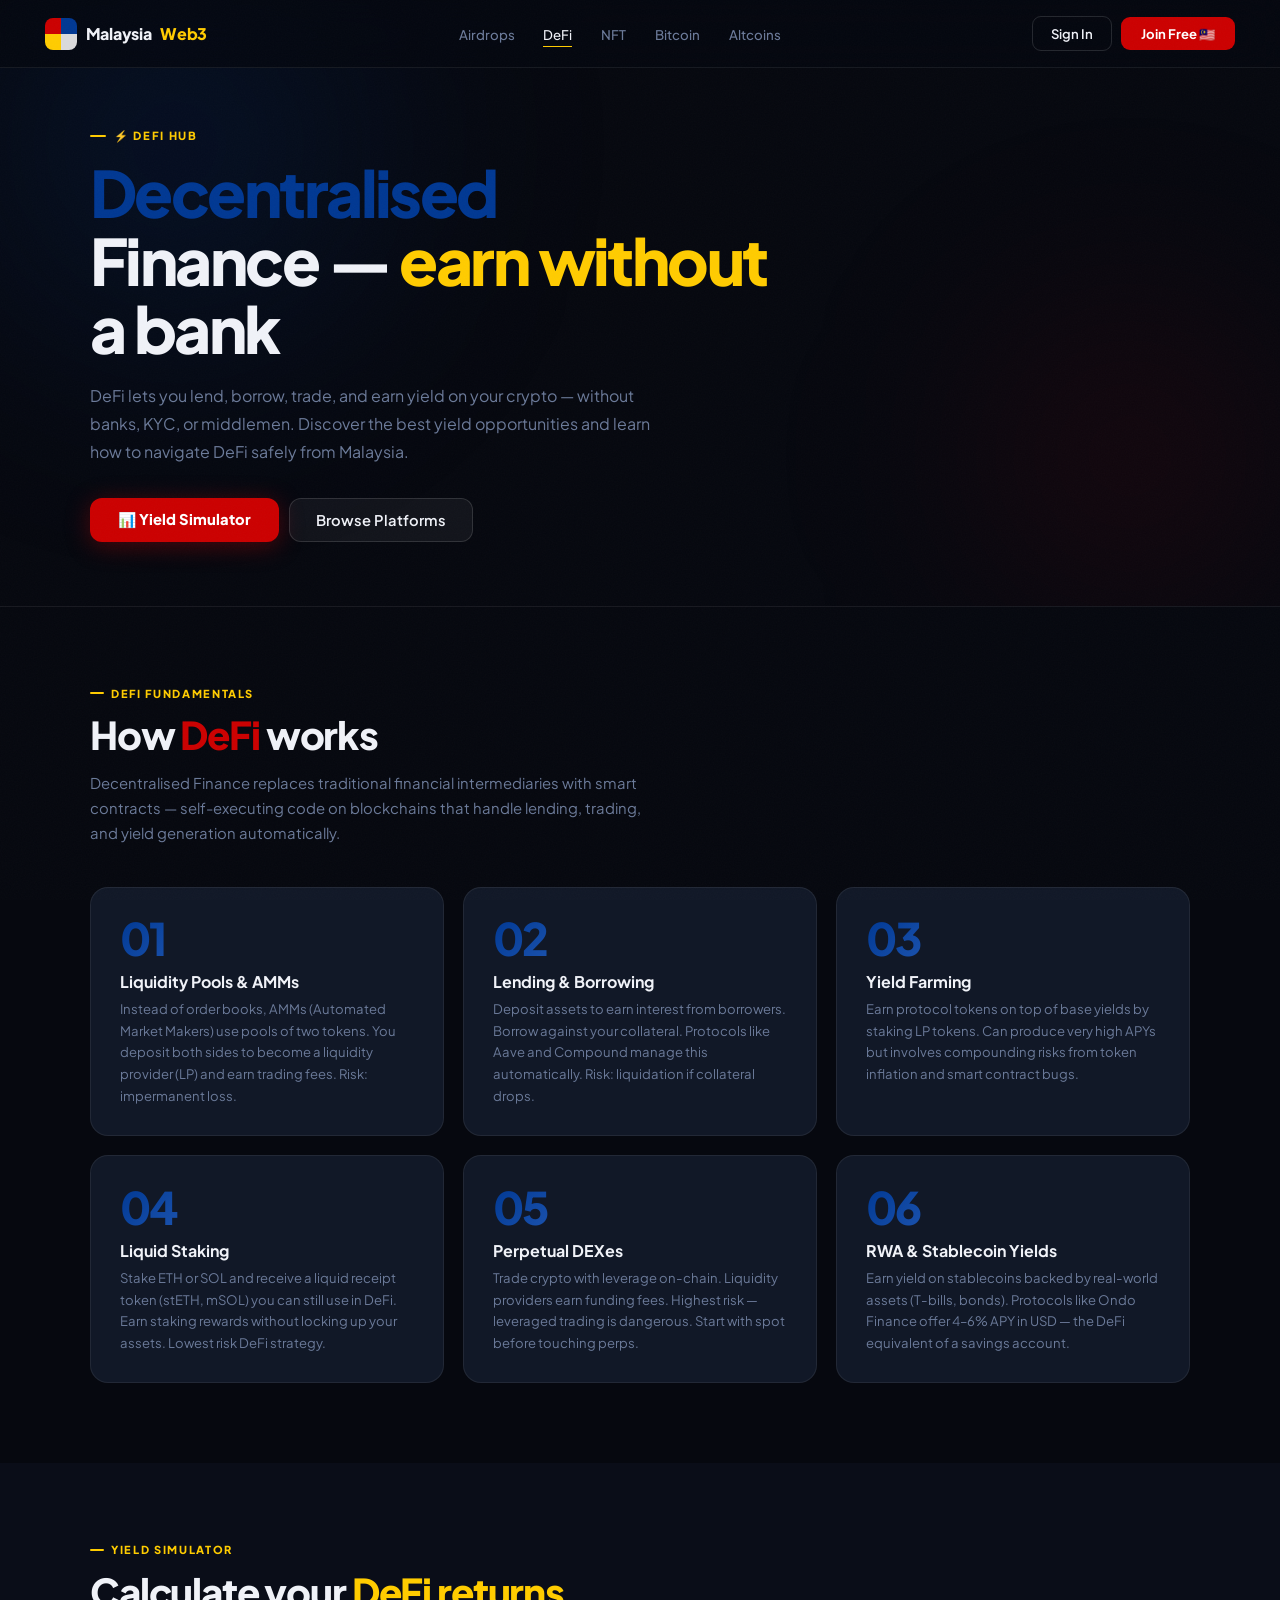
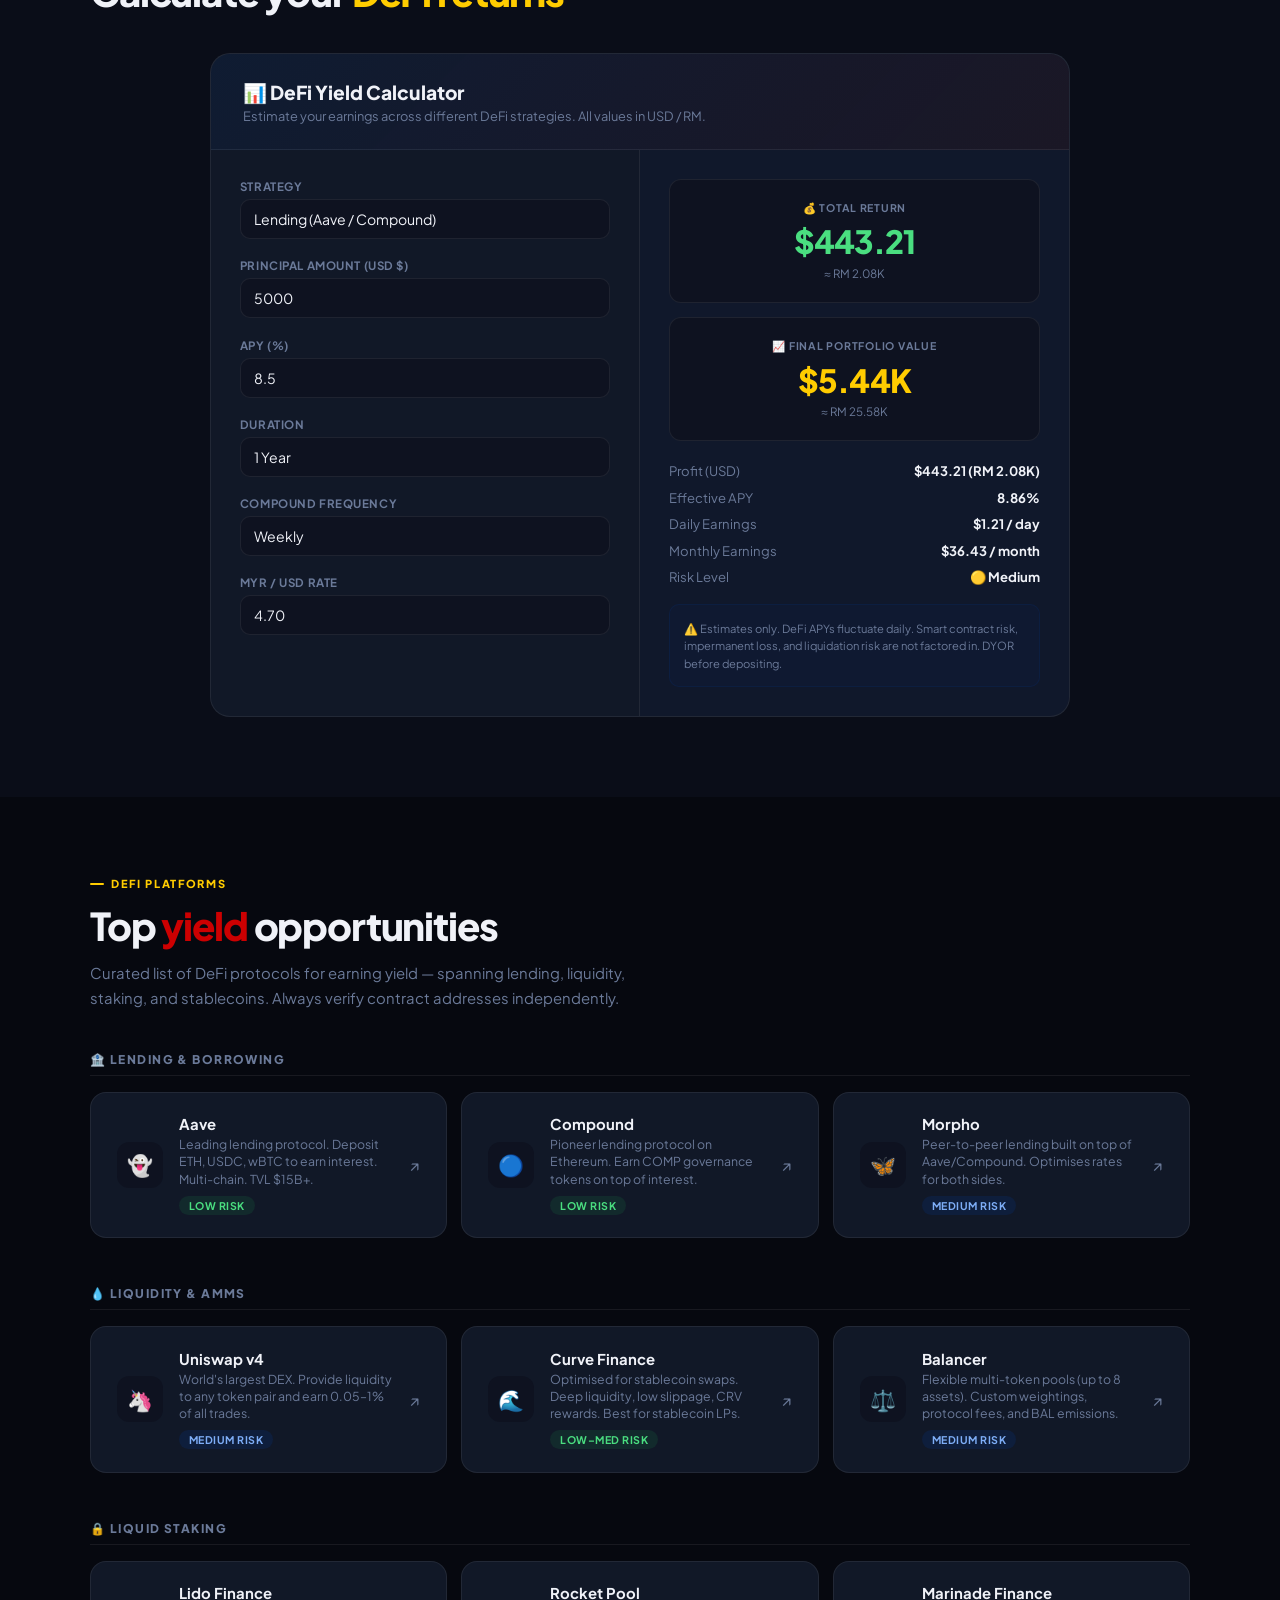
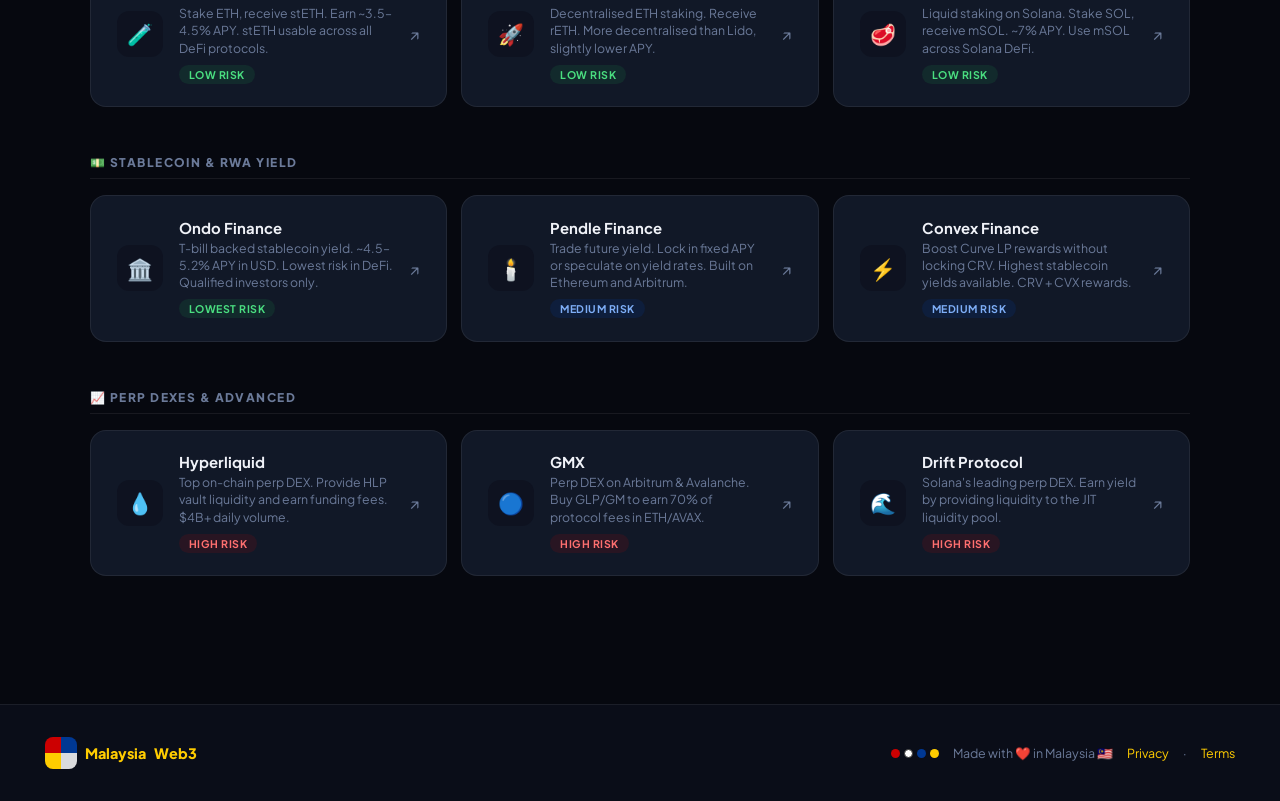
<file: defi.html>
<!DOCTYPE html>
<html lang="en">
<head>
<meta charset="UTF-8"><meta name="viewport" content="width=device-width,initial-scale=1">
<title>DeFi Hub — Malaysia Web3</title>
<link rel="stylesheet" href="shared.css">
<style>
.ph-orb-1{width:650px;height:650px;background:radial-gradient(circle,rgba(0,56,147,.22) 0%,transparent 65%);top:-180px;left:-150px}
.ph-orb-2{width:500px;height:500px;background:radial-gradient(circle,rgba(204,0,1,.12) 0%,transparent 65%);bottom:-100px;right:-100px}

/* YIELD TABLE */
.yield-grid{display:grid;grid-template-columns:repeat(auto-fill,minmax(280px,1fr));gap:1rem;margin-top:2rem}
.yield-card{background:var(--card);border:1px solid var(--border);border-radius:18px;padding:1.6rem;
transition:all .3s;cursor:pointer;position:relative;overflow:hidden}
.yield-card:hover{border-color:var(--border2);transform:translateY(-3px)}
.yield-card::after{content:'';position:absolute;bottom:0;left:0;right:0;height:3px;transform:scaleX(0);transition:transform .3s;transform-origin:left;background:var(--blue)}
.yield-card:hover::after{transform:scaleX(1)}
.yc-top{display:flex;justify-content:space-between;align-items:flex-start;margin-bottom:1rem}
.yc-icon{font-size:1.8rem}
.yc-apy{background:rgba(74,222,128,.1);border:1px solid rgba(74,222,128,.2);border-radius:100px;
padding:4px 12px;font-size:.78rem;font-weight:800;color:#4ADE80}
.yc-name{font-size:1rem;font-weight:700;margin-bottom:.3rem}
.yc-desc{font-size:.8rem;color:var(--muted);line-height:1.6;margin-bottom:1rem}
.yc-meta{display:flex;gap:.5rem;flex-wrap:wrap}

/* CONCEPT CARDS */
.concept-grid{display:grid;grid-template-columns:repeat(auto-fill,minmax(300px,1fr));gap:1.2rem}
.concept-card{background:var(--card);border:1px solid var(--border);border-radius:18px;padding:1.8rem;transition:all .3s}
.concept-card:hover{border-color:var(--border2)}
.cc-num{font-size:2.8rem;font-weight:800;letter-spacing:-.04em;line-height:1;
background:linear-gradient(135deg,var(--blue),#5B8FE8);-webkit-background-clip:text;-webkit-text-fill-color:transparent;margin-bottom:.6rem}
.cc-title{font-size:1rem;font-weight:700;margin-bottom:.4rem}
.cc-desc{font-size:.82rem;color:var(--muted);line-height:1.65}

/* RISK COLORS */
.risk-low{color:#4ADE80}.risk-med{color:#FBBF24}.risk-high{color:#F87171}

/* PROTOCOL SECTION */
.proto-group{margin-bottom:3rem}
.proto-group-title{font-size:.75rem;font-weight:800;text-transform:uppercase;letter-spacing:.12em;
color:var(--muted);margin-bottom:1rem;padding-bottom:.5rem;border-bottom:1px solid var(--border);
display:flex;align-items:center;gap:.5rem}
.lnk-grid{display:grid;grid-template-columns:repeat(auto-fill,minmax(300px,1fr));gap:.9rem}

/* APY SIMULATOR */
.sim-wrap{background:var(--card);border:1px solid var(--border);border-radius:20px;overflow:hidden;max-width:860px;margin:0 auto}
.sim-header{background:linear-gradient(135deg,rgba(0,56,147,.1),rgba(204,0,1,.05));
border-bottom:1px solid var(--border);padding:1.6rem 2rem}
.sim-header h2{font-size:1.2rem;font-weight:800;margin-bottom:.2rem}
.sim-header p{font-size:.8rem;color:var(--muted)}
.sim-body{display:grid;grid-template-columns:1fr 1fr;gap:0}
.sim-inputs{padding:1.8rem;border-right:1px solid var(--border)}
.sim-result{padding:1.8rem;background:rgba(0,56,147,.03)}
.fg{margin-bottom:1.2rem}
.fg label{display:block;font-size:.72rem;font-weight:700;color:var(--muted);
text-transform:uppercase;letter-spacing:.05em;margin-bottom:5px}
.fg input,.fg select{width:100%;padding:10px 13px;border-radius:10px;font-size:.88rem;
background:var(--bg3);border:1px solid var(--border);color:var(--text);
outline:none;transition:all .2s;font-family:inherit;-webkit-appearance:none}
.fg input:focus,.fg select:focus{border-color:var(--blue);box-shadow:0 0 0 3px rgba(0,56,147,.15)}
.sim-r{background:var(--bg3);border:1px solid var(--border);border-radius:12px;padding:1.3rem;margin-bottom:.9rem;text-align:center}
.sim-r-lbl{font-size:.66rem;font-weight:700;text-transform:uppercase;letter-spacing:.07em;color:var(--muted);margin-bottom:.4rem}
.sim-r-val{font-size:2rem;font-weight:800;letter-spacing:-.03em;color:#4ADE80}
.sim-r-sub{font-size:.72rem;color:var(--muted);margin-top:.3rem}
.sim-breakdown{display:flex;flex-direction:column;gap:.6rem}
.sb-row{display:flex;justify-content:space-between;align-items:center;font-size:.82rem}
.sb-row .lbl{color:var(--muted)}
.sb-row .val{font-weight:700}

@media(max-width:700px){.sim-body{grid-template-columns:1fr}.sim-inputs{border-right:none;border-bottom:1px solid var(--border)}}
</style>
</head>
<body>
<nav id="nav">
  <a href="index.html" class="logo"><div class="logo-mark"><s></s><s></s><s></s><s></s></div>Malaysia<em>Web3</em></a>
  <ul class="nav-links">
    <li><a href="airdrop.html">Airdrops</a></li>
    <li><a href="defi.html" class="active">DeFi</a></li>
    <li><a href="nft.html">NFT</a></li>
    <li><a href="bitcoin.html">Bitcoin</a></li>
    <li><a href="altcoin.html">Altcoins</a></li>
  </ul>
  <div class="nav-r">
    <button class="btn-ghost">Sign In</button>
    <button class="btn-cta">Join Free 🇲🇾</button>
  </div>
  <button class="hamburger" onclick="document.getElementById('mob').classList.toggle('open')">☰</button>
</nav>
<div class="mob-nav" id="mob">
  <a href="airdrop.html">🪂 Airdrops</a><a href="defi.html">⚡ DeFi</a>
  <a href="nft.html">🎨 NFT</a><a href="bitcoin.html">₿ Bitcoin</a><a href="altcoin.html">🚀 Altcoins</a>
  <div class="mob-btns"><button class="btn-ghost" style="width:100%">Sign In</button><button class="btn-cta" style="width:100%;padding:11px">Join Free 🇲🇾</button></div>
</div>

<div class="page-hero">
  <div class="ph-orb ph-orb-1"></div><div class="ph-orb ph-orb-2"></div>
  <div class="page-hero-inner">
    <div class="page-hero-lbl">⚡ DeFi Hub</div>
    <h1 class="page-hero-h1"><em style="color:var(--blue)">Decentralised</em><br>Finance — <span style="color:var(--gold)">earn without</span><br>a bank</h1>
    <p class="page-hero-sub">DeFi lets you lend, borrow, trade, and earn yield on your crypto — without banks, KYC, or middlemen. Discover the best yield opportunities and learn how to navigate DeFi safely from Malaysia.</p>
    <div style="display:flex;gap:10px;flex-wrap:wrap;margin-top:2rem">
      <a href="#simulator" class="btn-primary">📊 Yield Simulator</a>
      <a href="#platforms" class="btn-outline">Browse Platforms</a>
    </div>
  </div>
</div>

<!-- WHAT IS DEFI -->
<section class="sec">
  <div class="wrap">
    <div class="sec-head rv">
      <div class="sec-lbl">DeFi Fundamentals</div>
      <h2 class="sec-h2">How <em>DeFi</em> works</h2>
      <p class="sec-sub">Decentralised Finance replaces traditional financial intermediaries with smart contracts — self-executing code on blockchains that handle lending, trading, and yield generation automatically.</p>
    </div>
    <div class="concept-grid">
      <div class="concept-card rv d1">
        <div class="cc-num">01</div>
        <div class="cc-title">Liquidity Pools & AMMs</div>
        <div class="cc-desc">Instead of order books, AMMs (Automated Market Makers) use pools of two tokens. You deposit both sides to become a liquidity provider (LP) and earn trading fees. Risk: impermanent loss.</div>
      </div>
      <div class="concept-card rv d2">
        <div class="cc-num">02</div>
        <div class="cc-title">Lending & Borrowing</div>
        <div class="cc-desc">Deposit assets to earn interest from borrowers. Borrow against your collateral. Protocols like Aave and Compound manage this automatically. Risk: liquidation if collateral drops.</div>
      </div>
      <div class="concept-card rv d3">
        <div class="cc-num">03</div>
        <div class="cc-title">Yield Farming</div>
        <div class="cc-desc">Earn protocol tokens on top of base yields by staking LP tokens. Can produce very high APYs but involves compounding risks from token inflation and smart contract bugs.</div>
      </div>
      <div class="concept-card rv d1">
        <div class="cc-num">04</div>
        <div class="cc-title">Liquid Staking</div>
        <div class="cc-desc">Stake ETH or SOL and receive a liquid receipt token (stETH, mSOL) you can still use in DeFi. Earn staking rewards without locking up your assets. Lowest risk DeFi strategy.</div>
      </div>
      <div class="concept-card rv d2">
        <div class="cc-num">05</div>
        <div class="cc-title">Perpetual DEXes</div>
        <div class="cc-desc">Trade crypto with leverage on-chain. Liquidity providers earn funding fees. Highest risk — leveraged trading is dangerous. Start with spot before touching perps.</div>
      </div>
      <div class="concept-card rv d3">
        <div class="cc-num">06</div>
        <div class="cc-title">RWA & Stablecoin Yields</div>
        <div class="cc-desc">Earn yield on stablecoins backed by real-world assets (T-bills, bonds). Protocols like Ondo Finance offer 4–6% APY in USD — the DeFi equivalent of a savings account.</div>
      </div>
    </div>
  </div>
</section>

<!-- YIELD SIMULATOR -->
<section class="sec sec-alt" id="simulator">
  <div class="wrap">
    <div class="sec-head rv">
      <div class="sec-lbl">Yield Simulator</div>
      <h2 class="sec-h2">Calculate your <span class="gold">DeFi returns</span></h2>
    </div>
    <div class="sim-wrap rv d1">
      <div class="sim-header">
        <h2>📊 DeFi Yield Calculator</h2>
        <p>Estimate your earnings across different DeFi strategies. All values in USD / RM.</p>
      </div>
      <div class="sim-body">
        <div class="sim-inputs">
          <div class="fg">
            <label>Strategy</label>
            <select id="strategy" onchange="simCalc()">
              <option value="lending">Lending (Aave / Compound)</option>
              <option value="lp">LP / AMM (Uniswap / Camelot)</option>
              <option value="staking">Liquid Staking (Lido / Rocket Pool)</option>
              <option value="stablecoin">Stablecoin Vault (Curve / Convex)</option>
              <option value="rwa">RWA Yield (Ondo / Mountain)</option>
            </select>
          </div>
          <div class="fg">
            <label>Principal Amount (USD $)</label>
            <input type="number" id="principal" value="5000" oninput="simCalc()">
          </div>
          <div class="fg">
            <label>APY (%)</label>
            <input type="number" id="apy" value="8.5" step="0.1" oninput="simCalc()">
          </div>
          <div class="fg">
            <label>Duration</label>
            <select id="duration" onchange="simCalc()">
              <option value="30">1 Month</option>
              <option value="90">3 Months</option>
              <option value="180">6 Months</option>
              <option value="365" selected>1 Year</option>
              <option value="730">2 Years</option>
            </select>
          </div>
          <div class="fg">
            <label>Compound Frequency</label>
            <select id="compound" onchange="simCalc()">
              <option value="1">Annually</option>
              <option value="12">Monthly</option>
              <option value="52" selected>Weekly</option>
              <option value="365">Daily</option>
            </select>
          </div>
          <div class="fg">
            <label>MYR / USD Rate</label>
            <input type="number" id="myrrate" value="4.70" step="0.01" oninput="simCalc()">
          </div>
        </div>
        <div class="sim-result">
          <div class="sim-r">
            <div class="sim-r-lbl">💰 Total Return</div>
            <div class="sim-r-val" id="s-total">$0</div>
            <div class="sim-r-sub" id="s-total-rm">≈ RM 0</div>
          </div>
          <div class="sim-r" style="margin-bottom:1.3rem">
            <div class="sim-r-lbl">📈 Final Portfolio Value</div>
            <div class="sim-r-val" id="s-final" style="color:var(--gold)">$0</div>
            <div class="sim-r-sub" id="s-final-rm">≈ RM 0</div>
          </div>
          <div class="sim-breakdown">
            <div class="sb-row"><span class="lbl">Profit (USD)</span><span class="val" id="s-profit">—</span></div>
            <div class="sb-row"><span class="lbl">Effective APY</span><span class="val" id="s-effapy">—</span></div>
            <div class="sb-row"><span class="lbl">Daily Earnings</span><span class="val" id="s-daily">—</span></div>
            <div class="sb-row"><span class="lbl">Monthly Earnings</span><span class="val" id="s-monthly">—</span></div>
            <div class="sb-row"><span class="lbl">Risk Level</span><span class="val" id="s-risk">—</span></div>
          </div>
          <div style="margin-top:1.2rem;font-size:.7rem;color:var(--muted);line-height:1.55;
          padding:.9rem;background:rgba(0,56,147,.06);border-radius:10px;border:1px solid rgba(0,56,147,.15)">
            ⚠️ Estimates only. DeFi APYs fluctuate daily. Smart contract risk, impermanent loss, and liquidation risk are not factored in. DYOR before depositing.
          </div>
        </div>
      </div>
    </div>
  </div>
</section>

<!-- PLATFORMS -->
<section class="sec" id="platforms">
  <div class="wrap">
    <div class="sec-head rv">
      <div class="sec-lbl">DeFi Platforms</div>
      <h2 class="sec-h2">Top <em>yield</em> opportunities</h2>
      <p class="sec-sub">Curated list of DeFi protocols for earning yield — spanning lending, liquidity, staking, and stablecoins. Always verify contract addresses independently.</p>
    </div>

    <div class="proto-group rv d1">
      <div class="proto-group-title">🏦 Lending & Borrowing</div>
      <div class="lnk-grid">
        <a href="https://app.aave.com" target="_blank" class="lnk-card">
          <div class="lnk-icon">👻</div>
          <div><div class="lnk-name">Aave</div><div class="lnk-desc">Leading lending protocol. Deposit ETH, USDC, wBTC to earn interest. Multi-chain. TVL $15B+.</div><span class="tag tag-gr" style="margin-top:.5rem">Low Risk</span></div>
          <div class="lnk-arrow">↗</div>
        </a>
        <a href="https://app.compound.finance" target="_blank" class="lnk-card">
          <div class="lnk-icon">🔵</div>
          <div><div class="lnk-name">Compound</div><div class="lnk-desc">Pioneer lending protocol on Ethereum. Earn COMP governance tokens on top of interest.</div><span class="tag tag-gr" style="margin-top:.5rem">Low Risk</span></div>
          <div class="lnk-arrow">↗</div>
        </a>
        <a href="https://morpho.org" target="_blank" class="lnk-card">
          <div class="lnk-icon">🦋</div>
          <div><div class="lnk-name">Morpho</div><div class="lnk-desc">Peer-to-peer lending built on top of Aave/Compound. Optimises rates for both sides.</div><span class="tag tag-b" style="margin-top:.5rem">Medium Risk</span></div>
          <div class="lnk-arrow">↗</div>
        </a>
      </div>
    </div>

    <div class="proto-group rv d2">
      <div class="proto-group-title">💧 Liquidity & AMMs</div>
      <div class="lnk-grid">
        <a href="https://app.uniswap.org" target="_blank" class="lnk-card">
          <div class="lnk-icon">🦄</div>
          <div><div class="lnk-name">Uniswap v4</div><div class="lnk-desc">World's largest DEX. Provide liquidity to any token pair and earn 0.05–1% of all trades.</div><span class="tag tag-b" style="margin-top:.5rem">Medium Risk</span></div>
          <div class="lnk-arrow">↗</div>
        </a>
        <a href="https://curve.fi" target="_blank" class="lnk-card">
          <div class="lnk-icon">🌊</div>
          <div><div class="lnk-name">Curve Finance</div><div class="lnk-desc">Optimised for stablecoin swaps. Deep liquidity, low slippage, CRV rewards. Best for stablecoin LPs.</div><span class="tag tag-gr" style="margin-top:.5rem">Low–Med Risk</span></div>
          <div class="lnk-arrow">↗</div>
        </a>
        <a href="https://balancer.fi" target="_blank" class="lnk-card">
          <div class="lnk-icon">⚖️</div>
          <div><div class="lnk-name">Balancer</div><div class="lnk-desc">Flexible multi-token pools (up to 8 assets). Custom weightings, protocol fees, and BAL emissions.</div><span class="tag tag-b" style="margin-top:.5rem">Medium Risk</span></div>
          <div class="lnk-arrow">↗</div>
        </a>
      </div>
    </div>

    <div class="proto-group rv d3">
      <div class="proto-group-title">🔒 Liquid Staking</div>
      <div class="lnk-grid">
        <a href="https://stake.lido.fi" target="_blank" class="lnk-card">
          <div class="lnk-icon">🧪</div>
          <div><div class="lnk-name">Lido Finance</div><div class="lnk-desc">Stake ETH, receive stETH. Earn ~3.5–4.5% APY. stETH usable across all DeFi protocols.</div><span class="tag tag-gr" style="margin-top:.5rem">Low Risk</span></div>
          <div class="lnk-arrow">↗</div>
        </a>
        <a href="https://rocketpool.net" target="_blank" class="lnk-card">
          <div class="lnk-icon">🚀</div>
          <div><div class="lnk-name">Rocket Pool</div><div class="lnk-desc">Decentralised ETH staking. Receive rETH. More decentralised than Lido, slightly lower APY.</div><span class="tag tag-gr" style="margin-top:.5rem">Low Risk</span></div>
          <div class="lnk-arrow">↗</div>
        </a>
        <a href="https://marinade.finance" target="_blank" class="lnk-card">
          <div class="lnk-icon">🥩</div>
          <div><div class="lnk-name">Marinade Finance</div><div class="lnk-desc">Liquid staking on Solana. Stake SOL, receive mSOL. ~7% APY. Use mSOL across Solana DeFi.</div><span class="tag tag-gr" style="margin-top:.5rem">Low Risk</span></div>
          <div class="lnk-arrow">↗</div>
        </a>
      </div>
    </div>

    <div class="proto-group rv d1">
      <div class="proto-group-title">💵 Stablecoin & RWA Yield</div>
      <div class="lnk-grid">
        <a href="https://ondo.finance" target="_blank" class="lnk-card">
          <div class="lnk-icon">🏛️</div>
          <div><div class="lnk-name">Ondo Finance</div><div class="lnk-desc">T-bill backed stablecoin yield. ~4.5–5.2% APY in USD. Lowest risk in DeFi. Qualified investors only.</div><span class="tag tag-gr" style="margin-top:.5rem">Lowest Risk</span></div>
          <div class="lnk-arrow">↗</div>
        </a>
        <a href="https://www.pendle.finance" target="_blank" class="lnk-card">
          <div class="lnk-icon">🕯️</div>
          <div><div class="lnk-name">Pendle Finance</div><div class="lnk-desc">Trade future yield. Lock in fixed APY or speculate on yield rates. Built on Ethereum and Arbitrum.</div><span class="tag tag-b" style="margin-top:.5rem">Medium Risk</span></div>
          <div class="lnk-arrow">↗</div>
        </a>
        <a href="https://convexfinance.com" target="_blank" class="lnk-card">
          <div class="lnk-icon">⚡</div>
          <div><div class="lnk-name">Convex Finance</div><div class="lnk-desc">Boost Curve LP rewards without locking CRV. Highest stablecoin yields available. CRV + CVX rewards.</div><span class="tag tag-b" style="margin-top:.5rem">Medium Risk</span></div>
          <div class="lnk-arrow">↗</div>
        </a>
      </div>
    </div>

    <div class="proto-group rv d2">
      <div class="proto-group-title">📈 Perp DEXes & Advanced</div>
      <div class="lnk-grid">
        <a href="https://app.hyperliquid.xyz" target="_blank" class="lnk-card">
          <div class="lnk-icon">💧</div>
          <div><div class="lnk-name">Hyperliquid</div><div class="lnk-desc">Top on-chain perp DEX. Provide HLP vault liquidity and earn funding fees. $4B+ daily volume.</div><span class="tag tag-r" style="margin-top:.5rem">High Risk</span></div>
          <div class="lnk-arrow">↗</div>
        </a>
        <a href="https://app.gmx.io" target="_blank" class="lnk-card">
          <div class="lnk-icon">🔵</div>
          <div><div class="lnk-name">GMX</div><div class="lnk-desc">Perp DEX on Arbitrum & Avalanche. Buy GLP/GM to earn 70% of protocol fees in ETH/AVAX.</div><span class="tag tag-r" style="margin-top:.5rem">High Risk</span></div>
          <div class="lnk-arrow">↗</div>
        </a>
        <a href="https://drift.trade" target="_blank" class="lnk-card">
          <div class="lnk-icon">🌊</div>
          <div><div class="lnk-name">Drift Protocol</div><div class="lnk-desc">Solana's leading perp DEX. Earn yield by providing liquidity to the JIT liquidity pool.</div><span class="tag tag-r" style="margin-top:.5rem">High Risk</span></div>
          <div class="lnk-arrow">↗</div>
        </a>
      </div>
    </div>
  </div>
</section>

<footer class="foot">
  <a href="index.html" class="foot-logo"><div class="logo-mark"><s></s><s></s><s></s><s></s></div>Malaysia<em style="font-style:normal;color:var(--gold)">Web3</em></a>
  <div style="display:flex;align-items:center;gap:14px;flex-wrap:wrap">
    <div class="flag-dots"><div class="fd" style="background:#CC0001"></div><div class="fd" style="background:#fff;border:1px solid #333"></div><div class="fd" style="background:#003893"></div><div class="fd" style="background:#FFCC00"></div></div>
    <span>Made with ❤️ in Malaysia 🇲🇾</span>
    <a href="#">Privacy</a> · <a href="#">Terms</a>
  </div>
</footer>

<script>
window.addEventListener('scroll',()=>{document.getElementById('nav').style.background=window.scrollY>60?'rgba(6,8,15,.96)':'rgba(6,8,15,.8)'});
const obs=new IntersectionObserver(es=>{es.forEach(e=>{if(e.isIntersecting){e.target.classList.add('in');obs.unobserve(e.target)}})},{threshold:.1});
document.querySelectorAll('.rv').forEach(e=>obs.observe(e));

const risks={lending:'🟡 Medium',lp:'🟠 Med-High',staking:'🟢 Low',stablecoin:'🟡 Medium',rwa:'🟢 Lowest'};
const apyDefaults={lending:8.5,lp:15,staking:4.2,stablecoin:12,rwa:5};

function simCalc(){
  const P=parseFloat(document.getElementById('principal').value)||0;
  const apy=parseFloat(document.getElementById('apy').value)||0;
  const days=parseInt(document.getElementById('duration').value)||365;
  const n=parseInt(document.getElementById('compound').value)||52;
  const rate=parseFloat(document.getElementById('myrrate').value)||4.7;
  const strat=document.getElementById('strategy').value;

  const r=apy/100;
  const t=days/365;
  const final=P*Math.pow(1+r/n,n*t);
  const profit=final-P;
  const effApy=(Math.pow(final/P,1/t)-1)*100;
  const daily=profit/(days);
  const monthly=profit/(days/30);

  document.getElementById('s-total').textContent='$'+fmt2(profit);
  document.getElementById('s-total-rm').textContent='≈ RM '+fmt2(profit*rate);
  document.getElementById('s-final').textContent='$'+fmt2(final);
  document.getElementById('s-final-rm').textContent='≈ RM '+fmt2(final*rate);
  document.getElementById('s-profit').textContent='$'+fmt2(profit)+' (RM '+fmt2(profit*rate)+')';
  document.getElementById('s-effapy').textContent=effApy.toFixed(2)+'%';
  document.getElementById('s-daily').textContent='$'+daily.toFixed(2)+' / day';
  document.getElementById('s-monthly').textContent='$'+monthly.toFixed(2)+' / month';
  document.getElementById('s-risk').textContent=risks[strat]||'—';
}

document.getElementById('strategy').addEventListener('change',function(){
  document.getElementById('apy').value=apyDefaults[this.value]||8;simCalc();
});

function fmt2(n){if(n>=1e6)return (n/1e6).toFixed(2)+'M';if(n>=1e3)return (n/1e3).toFixed(2)+'K';return n.toFixed(2)}
simCalc();
</script>
</body>
</html>
</file>
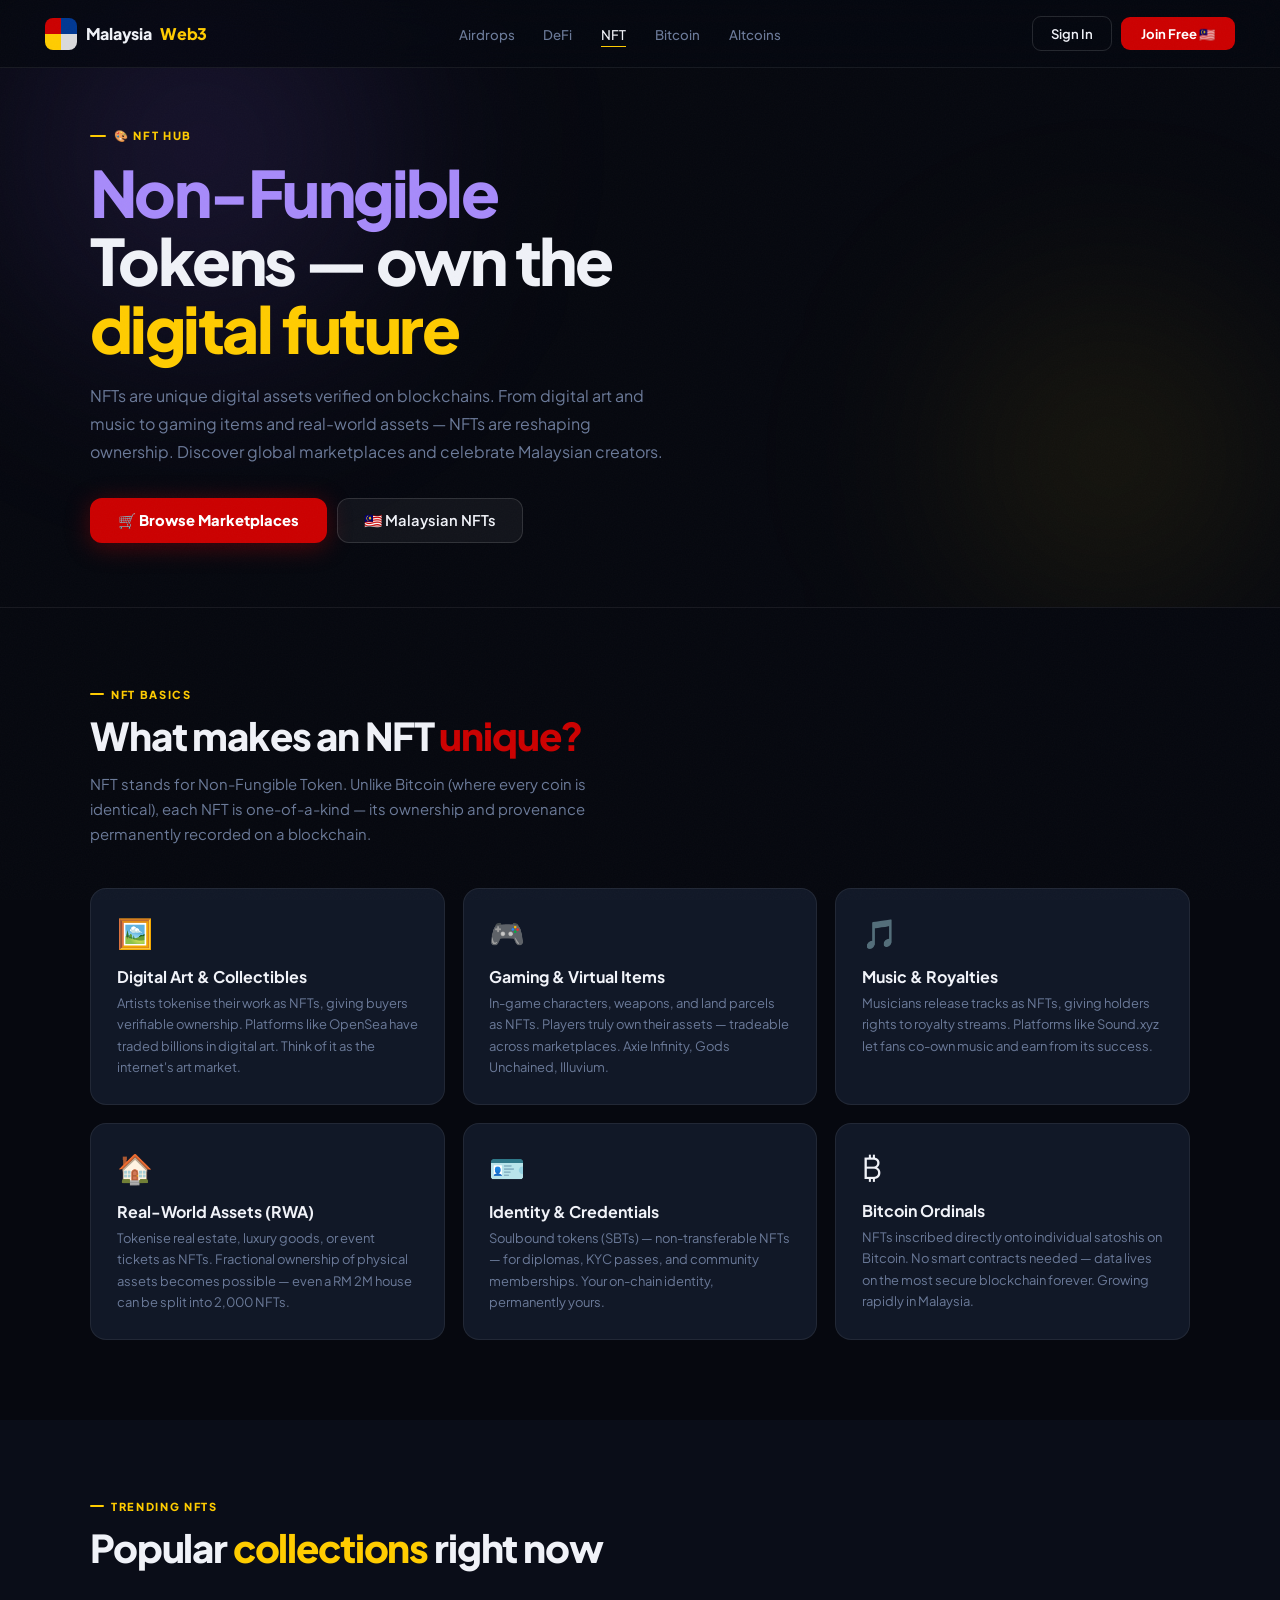
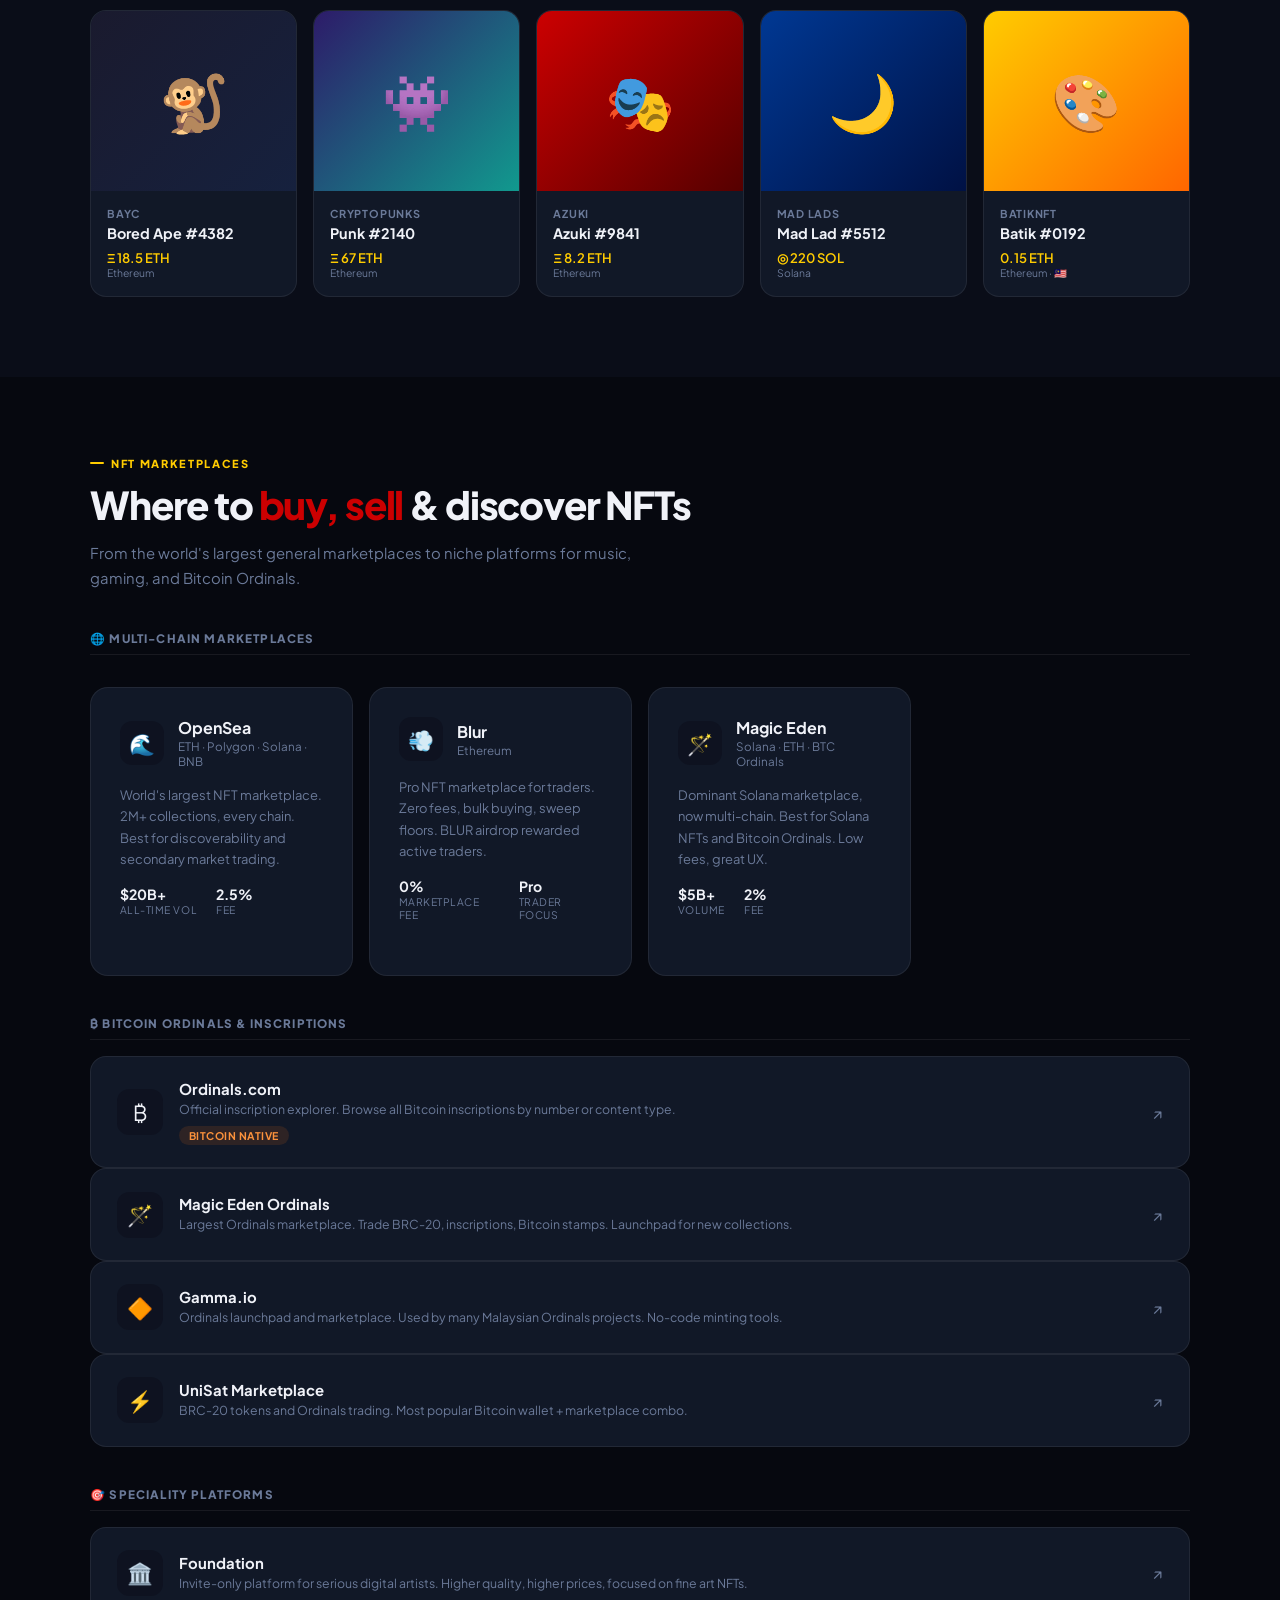
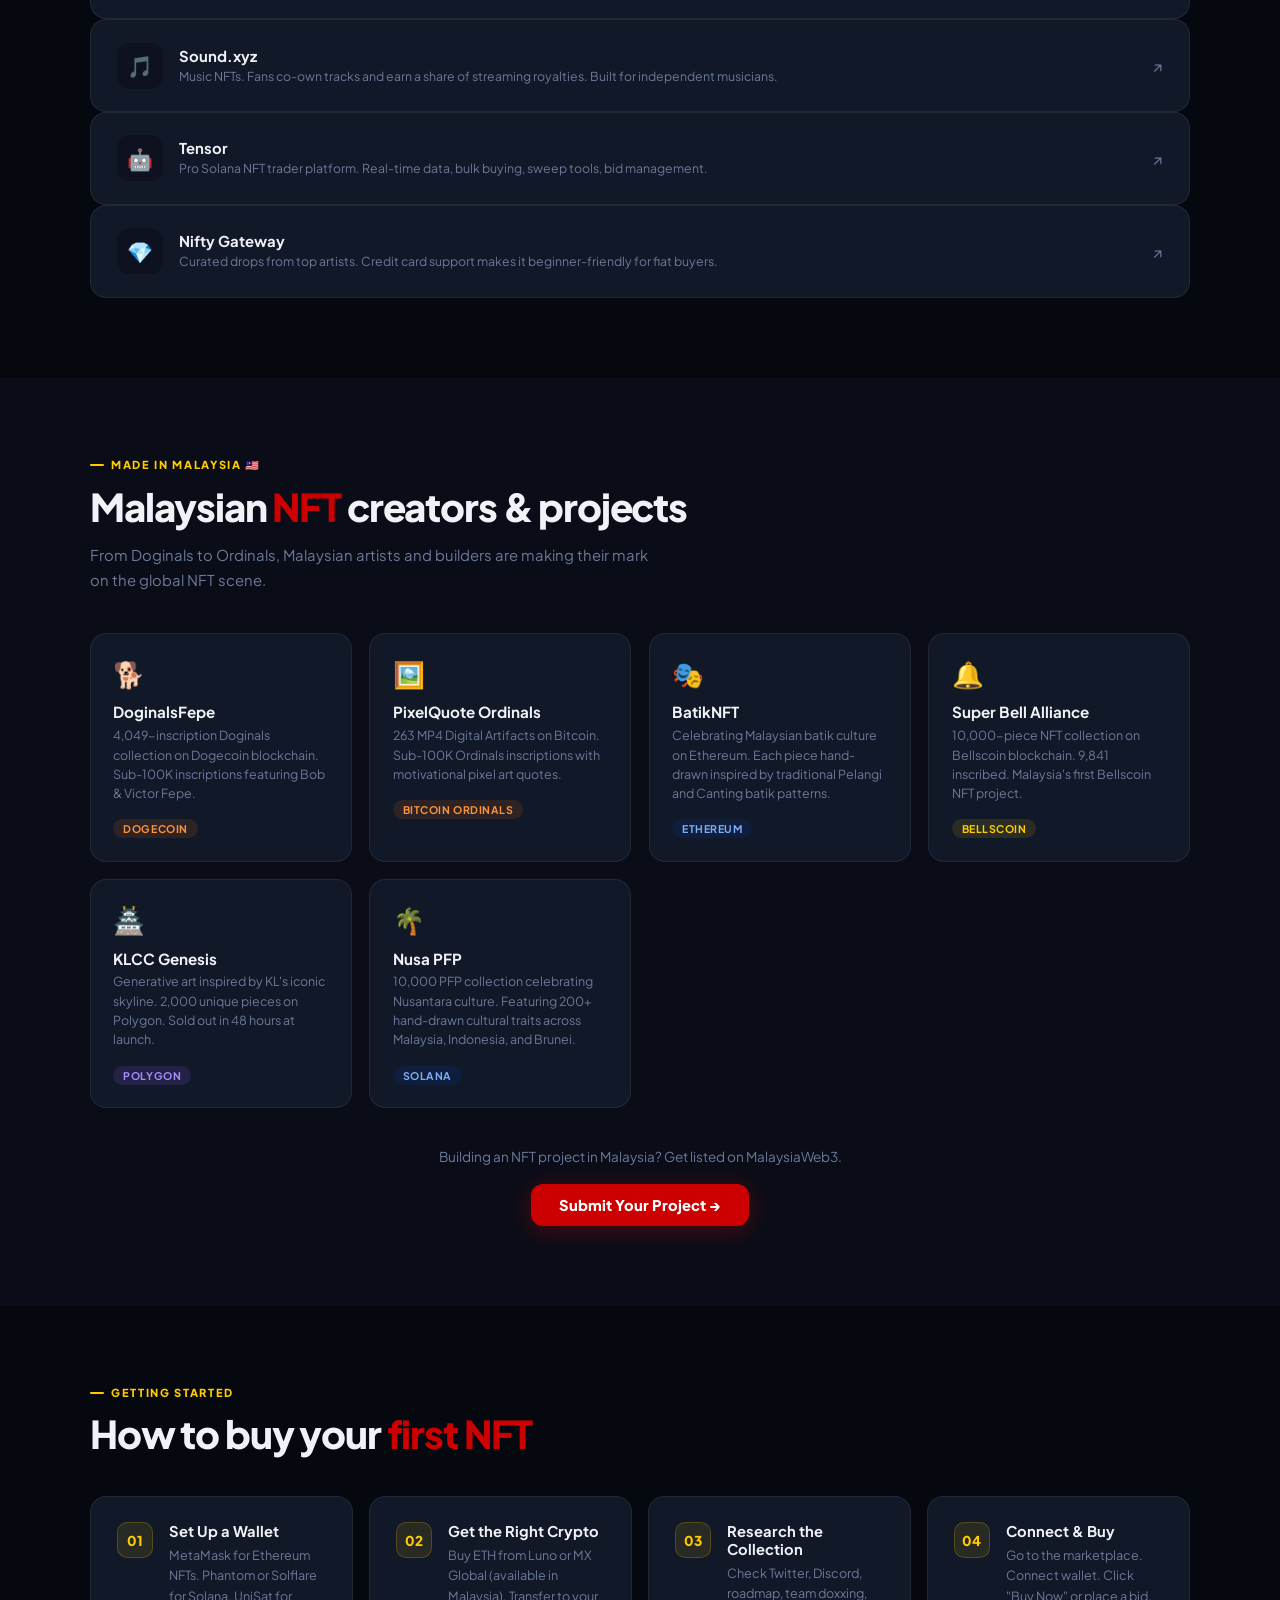
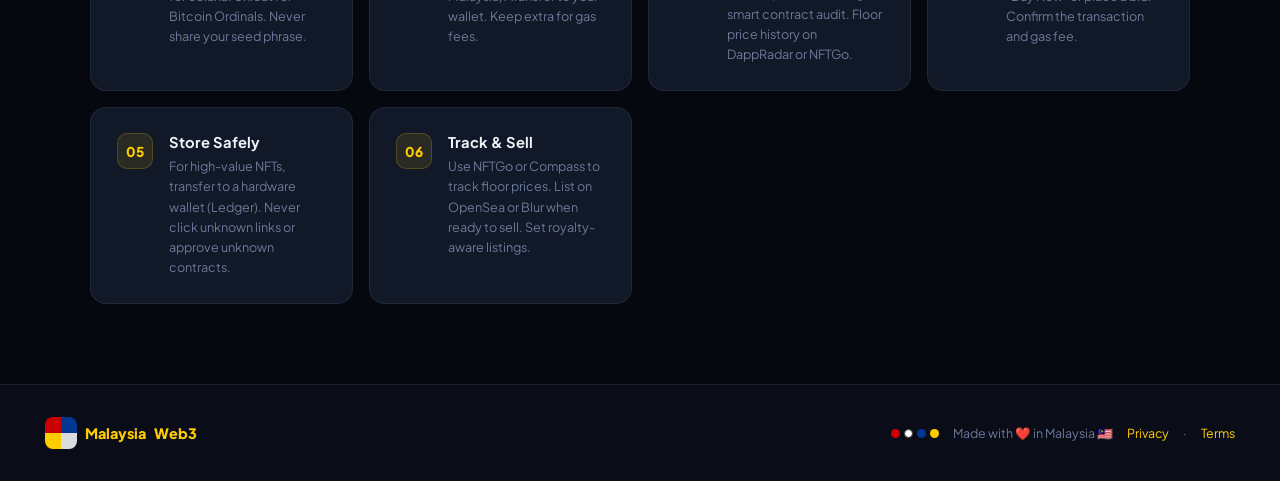
<file: nft.html>
<!DOCTYPE html>
<html lang="en">
<head>
<meta charset="UTF-8"><meta name="viewport" content="width=device-width,initial-scale=1">
<title>NFT Hub — Malaysia Web3</title>
<link rel="stylesheet" href="shared.css">
<style>
.ph-orb-1{width:600px;height:600px;background:radial-gradient(circle,rgba(139,92,246,.2) 0%,transparent 65%);top:-150px;left:-100px}
.ph-orb-2{width:500px;height:500px;background:radial-gradient(circle,rgba(255,204,0,.12) 0%,transparent 65%);bottom:-100px;right:-80px}

/* NFT SHOWCASE */
.nft-showcase{display:grid;grid-template-columns:repeat(auto-fill,minmax(200px,1fr));gap:1rem;margin-top:2rem}
.nft-item{background:var(--card);border:1px solid var(--border);border-radius:16px;overflow:hidden;
transition:all .3s;cursor:pointer}
.nft-item:hover{border-color:var(--border2);transform:translateY(-4px);box-shadow:0 16px 40px rgba(0,0,0,.4)}
.nft-img{height:180px;display:flex;align-items:center;justify-content:center;font-size:3.5rem;
position:relative;overflow:hidden}
.nft-img-inner{width:100%;height:100%;display:flex;align-items:center;justify-content:center}
.nft-body{padding:1rem}
.nft-col{font-size:.68rem;font-weight:700;text-transform:uppercase;letter-spacing:.07em;color:var(--muted);margin-bottom:.3rem}
.nft-name{font-size:.9rem;font-weight:700;margin-bottom:.4rem}
.nft-price{font-size:.82rem;font-weight:600;color:var(--gold)}
.nft-chain{font-size:.65rem;color:var(--muted)}

/* CONCEPT GRID */
.nft-concepts{display:grid;grid-template-columns:repeat(auto-fill,minmax(280px,1fr));gap:1.1rem;margin-top:2rem}
.nc{background:var(--card);border:1px solid var(--border);border-radius:16px;padding:1.6rem;transition:all .3s}
.nc:hover{border-color:var(--border2)}
.nc-ico{font-size:1.8rem;margin-bottom:.9rem}
.nc-title{font-size:1rem;font-weight:700;margin-bottom:.4rem}
.nc-desc{font-size:.81rem;color:var(--muted);line-height:1.65}

/* MARKETPLACE CARDS */
.mkt-grid{display:grid;grid-template-columns:repeat(auto-fill,minmax(260px,1fr));gap:1rem;margin-top:2rem}
.mkt-card{background:var(--card);border:1px solid var(--border);border-radius:18px;padding:1.8rem;
transition:all .3s;text-decoration:none;color:var(--text);display:block}
.mkt-card:hover{border-color:var(--border2);transform:translateY(-3px)}
.mkt-card::after{content:'';display:block;height:3px;margin-top:1.4rem;border-radius:3px;
transform:scaleX(0);transition:transform .3s;transform-origin:left}
.mkt-card:hover::after{transform:scaleX(1)}
.mkt-card.pu::after{background:var(--blue)}
.mkt-card.go::after{background:var(--gold)}
.mkt-card.re::after{background:var(--red)}
.mkt-card.gr::after{background:#4ADE80}
.mkt-top{display:flex;align-items:center;gap:.9rem;margin-bottom:1rem}
.mkt-logo{width:44px;height:44px;border-radius:12px;font-size:1.3rem;
display:flex;align-items:center;justify-content:center;background:var(--bg3);flex-shrink:0}
.mkt-name{font-size:1rem;font-weight:700}
.mkt-chain{font-size:.73rem;color:var(--muted);margin-top:1px}
.mkt-desc{font-size:.81rem;color:var(--muted);line-height:1.65;margin-bottom:.9rem}
.mkt-stats{display:flex;gap:1.2rem}
.ms-item .v{font-size:.88rem;font-weight:700}
.ms-item .l{font-size:.65rem;color:var(--muted);text-transform:uppercase;letter-spacing:.05em}

/* HOW TO */
.how-grid{display:grid;grid-template-columns:repeat(auto-fill,minmax(260px,1fr));gap:1rem;margin-top:2rem}
.how-card{background:var(--card);border:1px solid var(--border);border-radius:16px;padding:1.6rem;
display:flex;gap:1rem;align-items:flex-start;transition:all .3s}
.how-card:hover{border-color:var(--border2)}
.how-num{width:36px;height:36px;border-radius:10px;background:rgba(255,204,0,.1);
border:1px solid rgba(255,204,0,.2);display:flex;align-items:center;justify-content:center;
font-size:.85rem;font-weight:800;color:var(--gold);flex-shrink:0}
.how-text h3{font-size:.92rem;font-weight:700;margin-bottom:.3rem}
.how-text p{font-size:.79rem;color:var(--muted);line-height:1.6}

/* MY BRAND TABLE */
.my-nfts{display:grid;grid-template-columns:repeat(auto-fill,minmax(260px,1fr));gap:1.1rem;margin-top:2rem}
.my-nft{background:var(--card);border:1px solid var(--border);border-radius:16px;padding:1.4rem;transition:all .3s;text-decoration:none;color:var(--text)}
.my-nft:hover{border-color:var(--border2);transform:translateY(-2px)}
.mn-flag{font-size:1.6rem;margin-bottom:.8rem}
.mn-name{font-size:.95rem;font-weight:700;margin-bottom:.3rem}
.mn-desc{font-size:.78rem;color:var(--muted);line-height:1.55;margin-bottom:.8rem}
</style>
</head>
<body>
<nav id="nav">
  <a href="index.html" class="logo"><div class="logo-mark"><s></s><s></s><s></s><s></s></div>Malaysia<em>Web3</em></a>
  <ul class="nav-links">
    <li><a href="airdrop.html">Airdrops</a></li><li><a href="defi.html">DeFi</a></li>
    <li><a href="nft.html" class="active">NFT</a></li><li><a href="bitcoin.html">Bitcoin</a></li><li><a href="altcoin.html">Altcoins</a></li>
  </ul>
  <div class="nav-r"><button class="btn-ghost">Sign In</button><button class="btn-cta">Join Free 🇲🇾</button></div>
  <button class="hamburger" onclick="document.getElementById('mob').classList.toggle('open')">☰</button>
</nav>
<div class="mob-nav" id="mob">
  <a href="airdrop.html">🪂 Airdrops</a><a href="defi.html">⚡ DeFi</a><a href="nft.html">🎨 NFT</a><a href="bitcoin.html">₿ Bitcoin</a><a href="altcoin.html">🚀 Altcoins</a>
  <div class="mob-btns"><button class="btn-ghost" style="width:100%">Sign In</button><button class="btn-cta" style="width:100%;padding:11px">Join Free 🇲🇾</button></div>
</div>

<div class="page-hero">
  <div class="ph-orb ph-orb-1"></div><div class="ph-orb ph-orb-2"></div>
  <div class="page-hero-inner">
    <div class="page-hero-lbl">🎨 NFT Hub</div>
    <h1 class="page-hero-h1"><em style="color:#A78BFA">Non-Fungible</em><br>Tokens — own the<br><span style="color:var(--gold)">digital future</span></h1>
    <p class="page-hero-sub">NFTs are unique digital assets verified on blockchains. From digital art and music to gaming items and real-world assets — NFTs are reshaping ownership. Discover global marketplaces and celebrate Malaysian creators.</p>
    <div style="display:flex;gap:10px;flex-wrap:wrap;margin-top:2rem">
      <a href="#marketplaces" class="btn-primary">🛒 Browse Marketplaces</a>
      <a href="#malaysia-nfts" class="btn-outline">🇲🇾 Malaysian NFTs</a>
    </div>
  </div>
</div>

<!-- WHAT ARE NFTS -->
<section class="sec">
  <div class="wrap">
    <div class="sec-head rv">
      <div class="sec-lbl">NFT Basics</div>
      <h2 class="sec-h2">What makes an NFT <em>unique?</em></h2>
      <p class="sec-sub">NFT stands for Non-Fungible Token. Unlike Bitcoin (where every coin is identical), each NFT is one-of-a-kind — its ownership and provenance permanently recorded on a blockchain.</p>
    </div>
    <div class="nft-concepts">
      <div class="nc rv d1"><div class="nc-ico">🖼️</div><h3 class="nc-title">Digital Art & Collectibles</h3><p class="nc-desc">Artists tokenise their work as NFTs, giving buyers verifiable ownership. Platforms like OpenSea have traded billions in digital art. Think of it as the internet's art market.</p></div>
      <div class="nc rv d2"><div class="nc-ico">🎮</div><h3 class="nc-title">Gaming & Virtual Items</h3><p class="nc-desc">In-game characters, weapons, and land parcels as NFTs. Players truly own their assets — tradeable across marketplaces. Axie Infinity, Gods Unchained, Illuvium.</p></div>
      <div class="nc rv d3"><div class="nc-ico">🎵</div><h3 class="nc-title">Music & Royalties</h3><p class="nc-desc">Musicians release tracks as NFTs, giving holders rights to royalty streams. Platforms like Sound.xyz let fans co-own music and earn from its success.</p></div>
      <div class="nc rv d1"><div class="nc-ico">🏠</div><h3 class="nc-title">Real-World Assets (RWA)</h3><p class="nc-desc">Tokenise real estate, luxury goods, or event tickets as NFTs. Fractional ownership of physical assets becomes possible — even a RM 2M house can be split into 2,000 NFTs.</p></div>
      <div class="nc rv d2"><div class="nc-ico">🪪</div><h3 class="nc-title">Identity & Credentials</h3><p class="nc-desc">Soulbound tokens (SBTs) — non-transferable NFTs — for diplomas, KYC passes, and community memberships. Your on-chain identity, permanently yours.</p></div>
      <div class="nc rv d3"><div class="nc-ico">₿</div><h3 class="nc-title">Bitcoin Ordinals</h3><p class="nc-desc">NFTs inscribed directly onto individual satoshis on Bitcoin. No smart contracts needed — data lives on the most secure blockchain forever. Growing rapidly in Malaysia.</p></div>
    </div>
  </div>
</section>

<!-- SAMPLE NFTs -->
<section class="sec sec-alt">
  <div class="wrap">
    <div class="sec-head rv">
      <div class="sec-lbl">Trending NFTs</div>
      <h2 class="sec-h2">Popular <span class="gold">collections</span> right now</h2>
    </div>
    <div class="nft-showcase">
      <div class="nft-item rv d1"><div class="nft-img" style="background:linear-gradient(135deg,#1a1a2e,#16213e)"><div class="nft-img-inner">🐒</div></div><div class="nft-body"><div class="nft-col">BAYC</div><div class="nft-name">Bored Ape #4382</div><div class="nft-price">Ξ 18.5 ETH</div><div class="nft-chain">Ethereum</div></div></div>
      <div class="nft-item rv d2"><div class="nft-img" style="background:linear-gradient(135deg,#2d1b69,#11998e)"><div class="nft-img-inner">👾</div></div><div class="nft-body"><div class="nft-col">CryptoPunks</div><div class="nft-name">Punk #2140</div><div class="nft-price">Ξ 67 ETH</div><div class="nft-chain">Ethereum</div></div></div>
      <div class="nft-item rv d3"><div class="nft-img" style="background:linear-gradient(135deg,#CC0001,#550000)"><div class="nft-img-inner">🎭</div></div><div class="nft-body"><div class="nft-col">Azuki</div><div class="nft-name">Azuki #9841</div><div class="nft-price">Ξ 8.2 ETH</div><div class="nft-chain">Ethereum</div></div></div>
      <div class="nft-item rv d1"><div class="nft-img" style="background:linear-gradient(135deg,#003893,#001144)"><div class="nft-img-inner">🌙</div></div><div class="nft-body"><div class="nft-col">Mad Lads</div><div class="nft-name">Mad Lad #5512</div><div class="nft-price">◎ 220 SOL</div><div class="nft-chain">Solana</div></div></div>
      <div class="nft-item rv d2"><div class="nft-img" style="background:linear-gradient(135deg,#FFCC00,#FF6600)"><div class="nft-img-inner">🎨</div></div><div class="nft-body"><div class="nft-col">BatikNFT</div><div class="nft-name">Batik #0192</div><div class="nft-price">0.15 ETH</div><div class="nft-chain">Ethereum · 🇲🇾</div></div></div>
    </div>
  </div>
</section>

<!-- MARKETPLACES -->
<section class="sec" id="marketplaces">
  <div class="wrap">
    <div class="sec-head rv">
      <div class="sec-lbl">NFT Marketplaces</div>
      <h2 class="sec-h2">Where to <em>buy, sell</em> &amp; discover NFTs</h2>
      <p class="sec-sub">From the world's largest general marketplaces to niche platforms for music, gaming, and Bitcoin Ordinals.</p>
    </div>

    <!-- Multi-chain -->
    <div style="margin-bottom:2.5rem">
      <div class="proto-group-title rv" style="font-size:.73rem;font-weight:800;text-transform:uppercase;letter-spacing:.1em;color:var(--muted);margin-bottom:1rem;padding-bottom:.5rem;border-bottom:1px solid var(--border)">🌐 Multi-Chain Marketplaces</div>
      <div class="mkt-grid">
        <a href="https://opensea.io" target="_blank" class="mkt-card pu rv d1">
          <div class="mkt-top"><div class="mkt-logo">🌊</div><div><div class="mkt-name">OpenSea</div><div class="mkt-chain">ETH · Polygon · Solana · BNB</div></div></div>
          <p class="mkt-desc">World's largest NFT marketplace. 2M+ collections, every chain. Best for discoverability and secondary market trading.</p>
          <div class="mkt-stats"><div class="ms-item"><div class="v">$20B+</div><div class="l">All-Time Vol</div></div><div class="ms-item"><div class="v">2.5%</div><div class="l">Fee</div></div></div>
        </a>
        <a href="https://blur.io" target="_blank" class="mkt-card re rv d2">
          <div class="mkt-top"><div class="mkt-logo">💨</div><div><div class="mkt-name">Blur</div><div class="mkt-chain">Ethereum</div></div></div>
          <p class="mkt-desc">Pro NFT marketplace for traders. Zero fees, bulk buying, sweep floors. BLUR airdrop rewarded active traders.</p>
          <div class="mkt-stats"><div class="ms-item"><div class="v">0%</div><div class="l">Marketplace Fee</div></div><div class="ms-item"><div class="v">Pro</div><div class="l">Trader Focus</div></div></div>
        </a>
        <a href="https://magiceden.io" target="_blank" class="mkt-card go rv d3">
          <div class="mkt-top"><div class="mkt-logo">🪄</div><div><div class="mkt-name">Magic Eden</div><div class="mkt-chain">Solana · ETH · BTC Ordinals</div></div></div>
          <p class="mkt-desc">Dominant Solana marketplace, now multi-chain. Best for Solana NFTs and Bitcoin Ordinals. Low fees, great UX.</p>
          <div class="mkt-stats"><div class="ms-item"><div class="v">$5B+</div><div class="l">Volume</div></div><div class="ms-item"><div class="v">2%</div><div class="l">Fee</div></div></div>
        </a>
      </div>
    </div>

    <!-- Bitcoin Ordinals -->
    <div style="margin-bottom:2.5rem">
      <div class="proto-group-title rv" style="font-size:.73rem;font-weight:800;text-transform:uppercase;letter-spacing:.1em;color:var(--muted);margin-bottom:1rem;padding-bottom:.5rem;border-bottom:1px solid var(--border)">₿ Bitcoin Ordinals & Inscriptions</div>
      <div class="lnk-grid rv d1">
        <a href="https://ordinals.com" target="_blank" class="lnk-card"><div class="lnk-icon">₿</div><div><div class="lnk-name">Ordinals.com</div><div class="lnk-desc">Official inscription explorer. Browse all Bitcoin inscriptions by number or content type.</div><span class="tag tag-or" style="margin-top:.5rem">Bitcoin Native</span></div><div class="lnk-arrow">↗</div></a>
        <a href="https://magiceden.io/ordinals" target="_blank" class="lnk-card"><div class="lnk-icon">🪄</div><div><div class="lnk-name">Magic Eden Ordinals</div><div class="lnk-desc">Largest Ordinals marketplace. Trade BRC-20, inscriptions, Bitcoin stamps. Launchpad for new collections.</div></div><div class="lnk-arrow">↗</div></a>
        <a href="https://gamma.io" target="_blank" class="lnk-card"><div class="lnk-icon">🔶</div><div><div class="lnk-name">Gamma.io</div><div class="lnk-desc">Ordinals launchpad and marketplace. Used by many Malaysian Ordinals projects. No-code minting tools.</div></div><div class="lnk-arrow">↗</div></a>
        <a href="https://unisat.io/market" target="_blank" class="lnk-card"><div class="lnk-icon">⚡</div><div><div class="lnk-name">UniSat Marketplace</div><div class="lnk-desc">BRC-20 tokens and Ordinals trading. Most popular Bitcoin wallet + marketplace combo.</div></div><div class="lnk-arrow">↗</div></a>
      </div>
    </div>

    <!-- Speciality -->
    <div>
      <div class="proto-group-title rv" style="font-size:.73rem;font-weight:800;text-transform:uppercase;letter-spacing:.1em;color:var(--muted);margin-bottom:1rem;padding-bottom:.5rem;border-bottom:1px solid var(--border)">🎯 Speciality Platforms</div>
      <div class="lnk-grid rv d2">
        <a href="https://foundation.app" target="_blank" class="lnk-card"><div class="lnk-icon">🏛️</div><div><div class="lnk-name">Foundation</div><div class="lnk-desc">Invite-only platform for serious digital artists. Higher quality, higher prices, focused on fine art NFTs.</div></div><div class="lnk-arrow">↗</div></a>
        <a href="https://sound.xyz" target="_blank" class="lnk-card"><div class="lnk-icon">🎵</div><div><div class="lnk-name">Sound.xyz</div><div class="lnk-desc">Music NFTs. Fans co-own tracks and earn a share of streaming royalties. Built for independent musicians.</div></div><div class="lnk-arrow">↗</div></a>
        <a href="https://tensor.trade" target="_blank" class="lnk-card"><div class="lnk-icon">🤖</div><div><div class="lnk-name">Tensor</div><div class="lnk-desc">Pro Solana NFT trader platform. Real-time data, bulk buying, sweep tools, bid management.</div></div><div class="lnk-arrow">↗</div></a>
        <a href="https://niftygateway.com" target="_blank" class="lnk-card"><div class="lnk-icon">💎</div><div><div class="lnk-name">Nifty Gateway</div><div class="lnk-desc">Curated drops from top artists. Credit card support makes it beginner-friendly for fiat buyers.</div></div><div class="lnk-arrow">↗</div></a>
      </div>
    </div>
  </div>
</section>

<!-- MALAYSIA NFTS -->
<section class="sec sec-alt" id="malaysia-nfts">
  <div class="wrap">
    <div class="sec-head rv">
      <div class="sec-lbl">Made in Malaysia 🇲🇾</div>
      <h2 class="sec-h2">Malaysian <em>NFT</em> creators &amp; projects</h2>
      <p class="sec-sub">From Doginals to Ordinals, Malaysian artists and builders are making their mark on the global NFT scene.</p>
    </div>
    <div class="my-nfts">
      <a href="https://doginalsfepe.com" target="_blank" class="my-nft rv d1">
        <div class="mn-flag">🐕</div><div class="mn-name">DoginalsFepe</div>
        <p class="mn-desc">4,049-inscription Doginals collection on Dogecoin blockchain. Sub-100K inscriptions featuring Bob &amp; Victor Fepe.</p>
        <span class="tag tag-or">Dogecoin</span>
      </a>
      <a href="https://pixelquote.github.io" target="_blank" class="my-nft rv d2">
        <div class="mn-flag">🖼️</div><div class="mn-name">PixelQuote Ordinals</div>
        <p class="mn-desc">263 MP4 Digital Artifacts on Bitcoin. Sub-100K Ordinals inscriptions with motivational pixel art quotes.</p>
        <span class="tag tag-or">Bitcoin Ordinals</span>
      </a>
      <a href="#" class="my-nft rv d3">
        <div class="mn-flag">🎭</div><div class="mn-name">BatikNFT</div>
        <p class="mn-desc">Celebrating Malaysian batik culture on Ethereum. Each piece hand-drawn inspired by traditional Pelangi and Canting batik patterns.</p>
        <span class="tag tag-b">Ethereum</span>
      </a>
      <a href="https://superbellalliance.github.io/super-bell-alliance" target="_blank" class="my-nft rv d1">
        <div class="mn-flag">🔔</div><div class="mn-name">Super Bell Alliance</div>
        <p class="mn-desc">10,000-piece NFT collection on Bellscoin blockchain. 9,841 inscribed. Malaysia's first Bellscoin NFT project.</p>
        <span class="tag tag-g">Bellscoin</span>
      </a>
      <a href="#" class="my-nft rv d2">
        <div class="mn-flag">🏯</div><div class="mn-name">KLCC Genesis</div>
        <p class="mn-desc">Generative art inspired by KL's iconic skyline. 2,000 unique pieces on Polygon. Sold out in 48 hours at launch.</p>
        <span class="tag tag-pu">Polygon</span>
      </a>
      <a href="#" class="my-nft rv d3">
        <div class="mn-flag">🌴</div><div class="mn-name">Nusa PFP</div>
        <p class="mn-desc">10,000 PFP collection celebrating Nusantara culture. Featuring 200+ hand-drawn cultural traits across Malaysia, Indonesia, and Brunei.</p>
        <span class="tag tag-b">Solana</span>
      </a>
    </div>
    <div style="text-align:center;margin-top:2.5rem" class="rv">
      <p style="color:var(--muted);font-size:.85rem;margin-bottom:1.2rem">Building an NFT project in Malaysia? Get listed on MalaysiaWeb3.</p>
      <button class="btn-primary" style="margin:0 auto">Submit Your Project →</button>
    </div>
  </div>
</section>

<!-- HOW TO BUY -->
<section class="sec">
  <div class="wrap">
    <div class="sec-head rv">
      <div class="sec-lbl">Getting Started</div>
      <h2 class="sec-h2">How to buy your <em>first NFT</em></h2>
    </div>
    <div class="how-grid">
      <div class="how-card rv d1"><div class="how-num">01</div><div class="how-text"><h3>Set Up a Wallet</h3><p>MetaMask for Ethereum NFTs. Phantom or Solflare for Solana. UniSat for Bitcoin Ordinals. Never share your seed phrase.</p></div></div>
      <div class="how-card rv d2"><div class="how-num">02</div><div class="how-text"><h3>Get the Right Crypto</h3><p>Buy ETH from Luno or MX Global (available in Malaysia). Transfer to your wallet. Keep extra for gas fees.</p></div></div>
      <div class="how-card rv d3"><div class="how-num">03</div><div class="how-text"><h3>Research the Collection</h3><p>Check Twitter, Discord, roadmap, team doxxing, smart contract audit. Floor price history on DappRadar or NFTGo.</p></div></div>
      <div class="how-card rv d1"><div class="how-num">04</div><div class="how-text"><h3>Connect & Buy</h3><p>Go to the marketplace. Connect wallet. Click "Buy Now" or place a bid. Confirm the transaction and gas fee.</p></div></div>
      <div class="how-card rv d2"><div class="how-num">05</div><div class="how-text"><h3>Store Safely</h3><p>For high-value NFTs, transfer to a hardware wallet (Ledger). Never click unknown links or approve unknown contracts.</p></div></div>
      <div class="how-card rv d3"><div class="how-num">06</div><div class="how-text"><h3>Track & Sell</h3><p>Use NFTGo or Compass to track floor prices. List on OpenSea or Blur when ready to sell. Set royalty-aware listings.</p></div></div>
    </div>
  </div>
</section>

<footer class="foot">
  <a href="index.html" class="foot-logo"><div class="logo-mark"><s></s><s></s><s></s><s></s></div>Malaysia<em style="font-style:normal;color:var(--gold)">Web3</em></a>
  <div style="display:flex;align-items:center;gap:14px;flex-wrap:wrap">
    <div class="flag-dots"><div class="fd" style="background:#CC0001"></div><div class="fd" style="background:#fff;border:1px solid #333"></div><div class="fd" style="background:#003893"></div><div class="fd" style="background:#FFCC00"></div></div>
    <span>Made with ❤️ in Malaysia 🇲🇾</span><a href="#">Privacy</a> · <a href="#">Terms</a>
  </div>
</footer>

<script>
window.addEventListener('scroll',()=>{document.getElementById('nav').style.background=window.scrollY>60?'rgba(6,8,15,.96)':'rgba(6,8,15,.8)'});
const obs=new IntersectionObserver(es=>{es.forEach(e=>{if(e.isIntersecting){e.target.classList.add('in');obs.unobserve(e.target)}})},{threshold:.1});
document.querySelectorAll('.rv').forEach(e=>obs.observe(e));
</script>
</body>
</html>
</file>
<file: shared.css>
/* ══ MALAYSIA WEB3 — SHARED STYLES ══ */
@import url('https://fonts.googleapis.com/css2?family=Plus+Jakarta+Sans:wght@300;400;500;600;700;800&display=swap');

:root{
  --red:#CC0001; --blue:#003893; --gold:#FFCC00; --white:#FFFFFF;
  --bg:#06080F; --bg2:#0A0D18; --bg3:#0E1220;
  --card:#111827; --card2:#161D2E;
  --text:#F0F2F8; --muted:#6B7A99;
  --border:rgba(255,255,255,.07); --border2:rgba(255,255,255,.13);
  --font:'Plus Jakarta Sans',sans-serif;
}
*,*::before,*::after{box-sizing:border-box;margin:0;padding:0}
html{scroll-behavior:smooth}
body{font-family:var(--font);background:var(--bg);color:var(--text);overflow-x:hidden;-webkit-font-smoothing:antialiased}
a{text-decoration:none;color:inherit}
button{cursor:pointer;font-family:inherit;border:none}
body::after{content:'';position:fixed;inset:0;pointer-events:none;z-index:999;opacity:.025;
background-image:url("data:image/svg+xml,%3Csvg xmlns='http://www.w3.org/2000/svg' width='300' height='300'%3E%3Cfilter id='n'%3E%3CfeTurbulence type='fractalNoise' baseFrequency='.75' numOctaves='4' stitchTiles='stitch'/%3E%3C/filter%3E%3Crect width='100%25' height='100%25' filter='url(%23n)'/%3E%3C/svg%3E")}

/* NAV */
nav{position:fixed;top:0;left:0;right:0;z-index:500;display:flex;align-items:center;
justify-content:space-between;padding:0 2.8rem;height:68px;
background:rgba(6,8,15,.8);backdrop-filter:blur(22px) saturate(1.5);
border-bottom:1px solid var(--border);transition:background .3s}
.logo{display:flex;align-items:center;gap:9px;font-size:1rem;font-weight:800;letter-spacing:-.02em}
.logo-mark{width:32px;height:32px;border-radius:8px;overflow:hidden;
display:grid;grid-template-columns:1fr 1fr;grid-template-rows:1fr 1fr;flex-shrink:0}
.logo-mark s{text-decoration:none}
.logo-mark s:nth-child(1){background:var(--red)}
.logo-mark s:nth-child(2){background:var(--blue)}
.logo-mark s:nth-child(3){background:var(--gold)}
.logo-mark s:nth-child(4){background:rgba(255,255,255,.85)}
.logo em{font-style:normal;color:var(--gold)}
.nav-links{display:flex;align-items:center;gap:1.8rem;list-style:none}
.nav-links a{font-size:.83rem;font-weight:500;color:var(--muted);transition:color .2s;position:relative;padding-bottom:2px}
.nav-links a::after{content:'';position:absolute;bottom:-2px;left:0;right:0;height:1.5px;
background:var(--gold);transform:scaleX(0);transition:transform .25s;transform-origin:left}
.nav-links a:hover{color:var(--text)}
.nav-links a:hover::after,.nav-links a.active::after{transform:scaleX(1)}
.nav-links a.active{color:var(--text)}
.nav-r{display:flex;align-items:center;gap:9px}
.btn-ghost{padding:8px 18px;border-radius:9px;font-size:.82rem;font-weight:600;
background:transparent;border:1px solid var(--border2);color:var(--text);transition:all .2s}
.btn-ghost:hover{border-color:rgba(255,204,0,.4);color:var(--gold)}
.btn-cta{padding:8px 20px;border-radius:9px;font-size:.82rem;font-weight:700;
background:var(--red);color:#fff;transition:all .2s}
.btn-cta:hover{background:#e00001;box-shadow:0 0 24px rgba(204,0,1,.4);transform:translateY(-1px)}
.hamburger{display:none;background:none;color:var(--text);font-size:1.3rem}
.mob-nav{display:none;position:fixed;inset:68px 0 0;background:rgba(6,8,15,.97);
backdrop-filter:blur(20px);flex-direction:column;padding:2rem 2rem;gap:1.2rem;z-index:499;
border-bottom:1px solid var(--border)}
.mob-nav.open{display:flex}
.mob-nav a{font-size:1rem;font-weight:600;color:var(--muted)}
.mob-nav a:hover{color:var(--text)}
.mob-btns{display:flex;flex-direction:column;gap:8px;margin-top:.5rem}

/* PAGE HERO */
.page-hero{padding:8rem 2.8rem 4rem;position:relative;overflow:hidden;
border-bottom:1px solid var(--border)}
.page-hero-inner{max-width:1100px;margin:0 auto;position:relative;z-index:1}
.page-hero-lbl{font-size:.7rem;font-weight:800;letter-spacing:.15em;text-transform:uppercase;
color:var(--gold);margin-bottom:1rem;display:flex;align-items:center;gap:8px}
.page-hero-lbl::before{content:'';width:16px;height:2px;background:var(--gold);border-radius:2px}
.page-hero-h1{font-size:clamp(2.2rem,5vw,4rem);font-weight:800;line-height:1.06;letter-spacing:-.04em}
.page-hero-h1 em{font-style:normal}
.page-hero-sub{margin-top:1.2rem;font-size:1rem;color:var(--muted);line-height:1.75;max-width:580px}
.ph-orb{position:absolute;border-radius:50%;filter:blur(100px);pointer-events:none}

/* SECTION */
.sec{padding:5rem 2.8rem}
.sec-alt{background:var(--bg2)}
.wrap{max-width:1100px;margin:0 auto}
.sec-lbl{font-size:.69rem;font-weight:800;letter-spacing:.15em;text-transform:uppercase;
color:var(--gold);margin-bottom:.9rem;display:flex;align-items:center;gap:7px}
.sec-lbl::before{content:'';width:14px;height:2px;background:var(--gold);border-radius:2px}
.sec-h2{font-size:clamp(1.6rem,3.5vw,2.4rem);font-weight:800;line-height:1.1;letter-spacing:-.03em}
.sec-h2 em{font-style:normal;color:var(--red)}
.sec-h2 .gold{color:var(--gold)}
.sec-sub{margin-top:.9rem;color:var(--muted);font-size:.93rem;line-height:1.7;max-width:560px}
.sec-head{margin-bottom:2.5rem}

/* CARDS */
.card{background:var(--card);border:1px solid var(--border);border-radius:18px;padding:1.8rem;
transition:all .3s;position:relative;overflow:hidden}
.card:hover{border-color:var(--border2);transform:translateY(-3px)}
.card::before{content:'';position:absolute;inset:0;border-radius:18px;opacity:0;transition:opacity .3s;pointer-events:none}
.card:hover::before{opacity:1}
.card.cr::before{background:radial-gradient(circle at top left,rgba(204,0,1,.06),transparent 60%)}
.card.cb::before{background:radial-gradient(circle at top left,rgba(0,56,147,.08),transparent 60%)}
.card.cg::before{background:radial-gradient(circle at top left,rgba(255,204,0,.06),transparent 60%)}

/* TAGS */
.tag{display:inline-block;padding:3px 10px;border-radius:100px;font-size:.66rem;font-weight:700;
text-transform:uppercase;letter-spacing:.05em}
.tag-r{background:rgba(204,0,1,.12);color:#FF7070}
.tag-b{background:rgba(0,56,147,.2);color:#7EAEF7}
.tag-g{background:rgba(255,204,0,.11);color:var(--gold)}
.tag-gr{background:rgba(34,197,94,.1);color:#4ADE80}
.tag-pu{background:rgba(139,92,246,.15);color:#A78BFA}
.tag-or{background:rgba(249,115,22,.12);color:#FB923C}

/* GRID HELPERS */
.grid-3{display:grid;grid-template-columns:repeat(auto-fill,minmax(300px,1fr));gap:1.2rem}
.grid-4{display:grid;grid-template-columns:repeat(auto-fill,minmax(240px,1fr));gap:1rem}
.grid-2{display:grid;grid-template-columns:1fr 1fr;gap:1.5rem}

/* LINK CARD (platform links) */
.lnk-card{background:var(--card);border:1px solid var(--border);border-radius:16px;padding:1.4rem 1.6rem;
display:flex;align-items:center;gap:1rem;cursor:pointer;transition:all .25s;text-decoration:none;color:var(--text)}
.lnk-card:hover{border-color:var(--border2);transform:translateX(4px);background:var(--card2)}
.lnk-icon{width:46px;height:46px;border-radius:12px;display:flex;align-items:center;
justify-content:center;font-size:1.3rem;flex-shrink:0;background:var(--bg3)}
.lnk-name{font-size:.93rem;font-weight:700;margin-bottom:3px}
.lnk-desc{font-size:.77rem;color:var(--muted);line-height:1.4}
.lnk-arrow{margin-left:auto;font-size:1rem;color:var(--muted);flex-shrink:0;transition:transform .2s}
.lnk-card:hover .lnk-arrow{transform:translateX(4px);color:var(--gold)}

/* BTNS */
.btn-primary{padding:12px 28px;border-radius:12px;font-size:.92rem;font-weight:800;
background:var(--red);color:#fff;transition:all .25s;display:inline-flex;align-items:center;gap:7px;
box-shadow:0 4px 24px rgba(204,0,1,.35)}
.btn-primary:hover{background:#e00001;transform:translateY(-2px);box-shadow:0 8px 36px rgba(204,0,1,.45)}
.btn-outline{padding:12px 26px;border-radius:12px;font-size:.92rem;font-weight:600;
background:rgba(255,255,255,.05);color:var(--text);border:1px solid var(--border2);transition:all .25s}
.btn-outline:hover{background:rgba(255,255,255,.09);border-color:rgba(255,204,0,.3)}

/* SCROLL REVEAL */
.rv{opacity:0;transform:translateY(24px);transition:opacity .65s ease,transform .65s ease}
.rv.in{opacity:1;transform:translateY(0)}
.rv.d1{transition-delay:.08s}.rv.d2{transition-delay:.16s}.rv.d3{transition-delay:.24s}

/* FOOTER MINI */
.foot{background:var(--bg2);border-top:1px solid var(--border);padding:2rem 2.8rem;
display:flex;justify-content:space-between;align-items:center;flex-wrap:wrap;gap:1rem;
font-size:.78rem;color:var(--muted)}
.foot a{color:var(--gold)}
.foot-logo{display:flex;align-items:center;gap:8px;font-size:.9rem;font-weight:800}
.flag-dots{display:flex;gap:4px;align-items:center}
.fd{width:9px;height:9px;border-radius:50%}

/* RESPONSIVE */
@media(max-width:900px){
  .grid-2{grid-template-columns:1fr}
  nav{padding:0 1.5rem}
  .nav-links,.nav-r{display:none}
  .hamburger{display:flex;align-items:center}
  .sec{padding:4rem 1.5rem}
  .page-hero{padding:7rem 1.5rem 3rem}
}
@media(max-width:600px){
  .grid-3,.grid-4{grid-template-columns:1fr}
}
</file>
